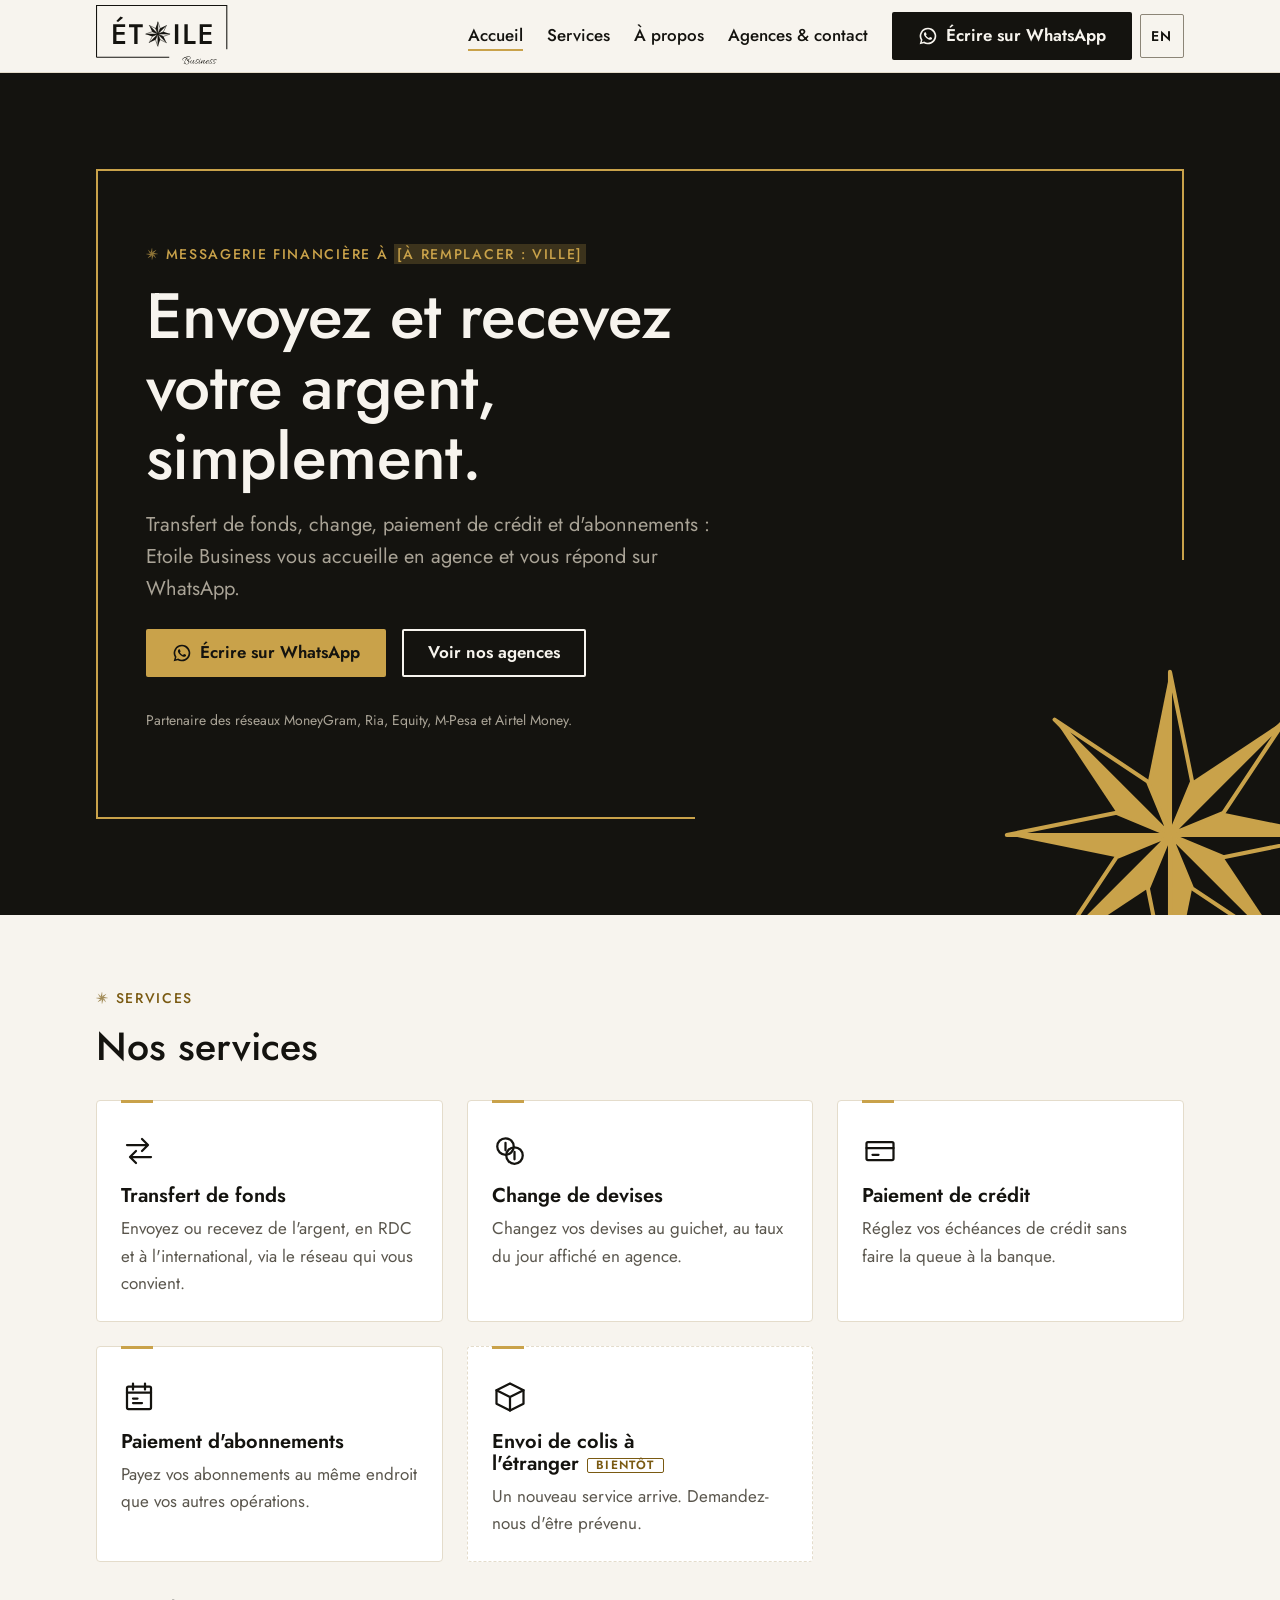
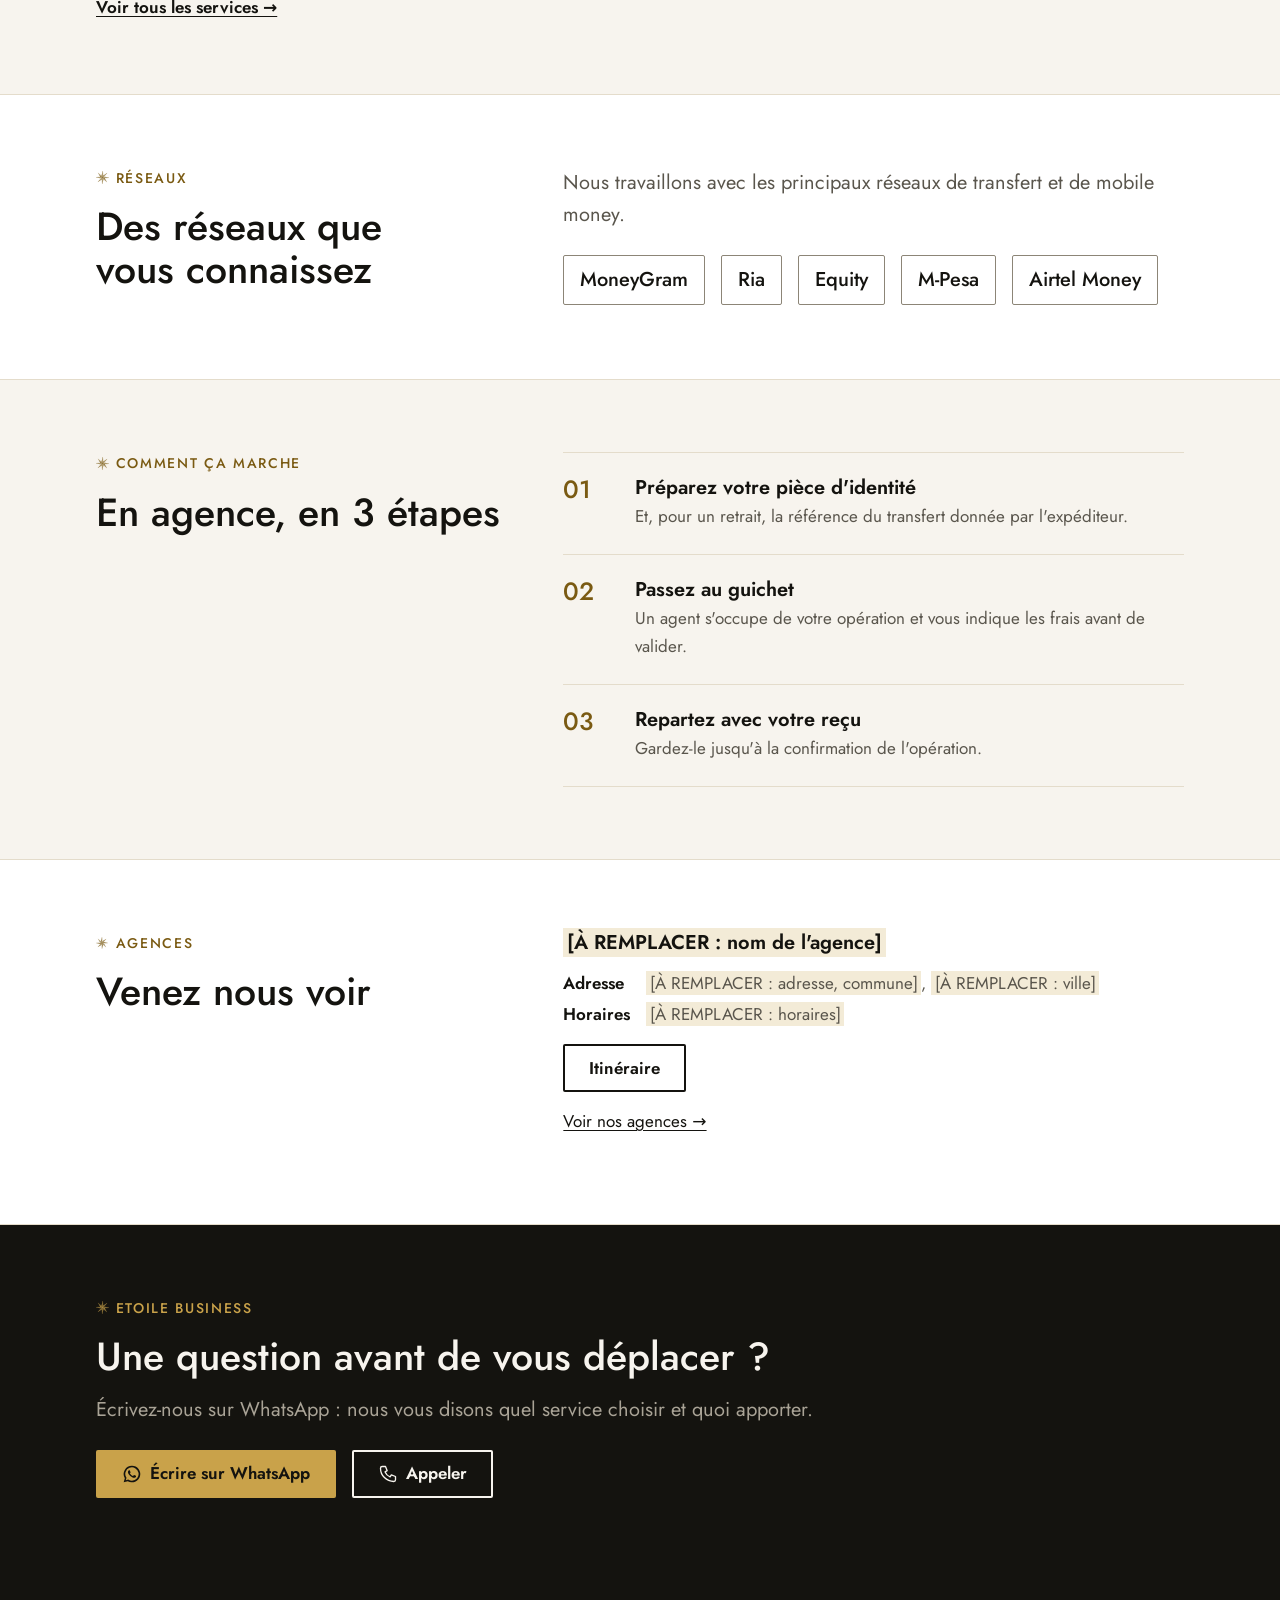
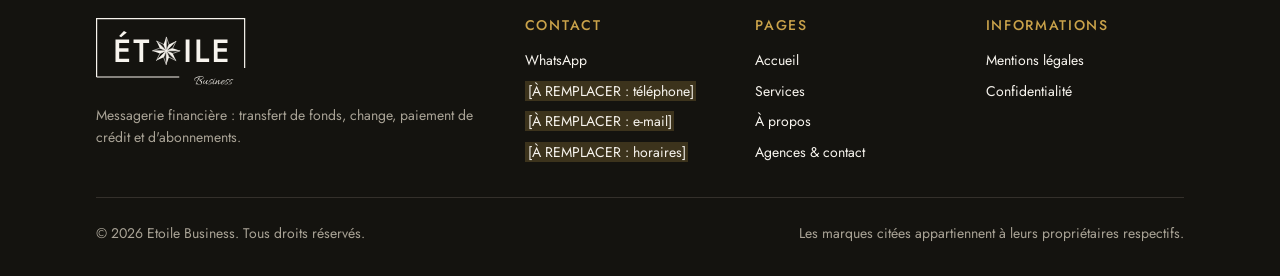
<file: site/index.html>
<!doctype html>
<html lang="fr">
<head>
  <meta charset="utf-8">
  <meta name="viewport" content="width=device-width, initial-scale=1">
  <title>Etoile Business — Transfert d&#x27;argent et change à [À REMPLACER : ville]</title>
  <meta name="description" content="Envoyez et recevez de l&#x27;argent avec MoneyGram, Ria, M-Pesa ou Airtel Money. Change, paiement de crédit et d&#x27;abonnements dans nos agences.">
  <meta name="robots" content="noindex">
  <link rel="canonical" href="https://www.exemple.com/">
  <link rel="alternate" hreflang="fr" href="https://www.exemple.com/">
  <link rel="alternate" hreflang="en" href="https://www.exemple.com/en/">
  <link rel="alternate" hreflang="x-default" href="https://www.exemple.com/">
  <meta property="og:type" content="website">
  <meta property="og:site_name" content="Etoile Business">
  <meta property="og:locale" content="fr_FR">
  <meta property="og:title" content="Etoile Business — Transfert d&#x27;argent et change à [À REMPLACER : ville]">
  <meta property="og:description" content="Envoyez et recevez de l&#x27;argent avec MoneyGram, Ria, M-Pesa ou Airtel Money. Change, paiement de crédit et d&#x27;abonnements dans nos agences.">
  <meta property="og:url" content="https://www.exemple.com/">
  <meta property="og:image" content="https://www.exemple.com/img/og-image.png">
  <meta name="twitter:card" content="summary_large_image">
  <meta name="theme-color" content="#14130f">
  <link rel="icon" href="favicon.svg" type="image/svg+xml">
  <link rel="preload" href="fonts/jost-400.woff2" as="font" type="font/woff2" crossorigin>
  <link rel="preload" href="fonts/jost-500.woff2" as="font" type="font/woff2" crossorigin>
  <link rel="stylesheet" href="css/tokens.css">
  <link rel="stylesheet" href="css/base.css">
  <link rel="stylesheet" href="css/components.css">
  <script type="application/ld+json">{"@context": "https://schema.org", "@type": "FinancialService", "name": "Etoile Business", "url": "https://www.exemple.com/", "logo": "https://www.exemple.com/img/logo.svg", "image": "https://www.exemple.com/img/og-image.png", "description": "Envoyez et recevez de l'argent avec MoneyGram, Ria, M-Pesa ou Airtel Money. Change, paiement de crédit et d'abonnements dans nos agences.", "telephone": "+243000000000", "email": "contact@exemple.com", "address": {"@type": "PostalAddress", "addressLocality": "[À REMPLACER : ville]", "addressCountry": "CD"}, "areaServed": "CD", "knowsLanguage": ["fr", "en"]}</script>
  <script src="js/main.js" defer></script>
</head><body>
  <a class="skip-link" href="#contenu">Aller au contenu</a>
  <header class="header">
    <div class="container header__inner">
      <a class="header__logo" href="index.html" aria-label="Etoile Business, accueil"><picture><source srcset="img/logo-blanc.svg" media="(prefers-color-scheme: dark)"><img src="img/logo.svg" alt="" width="132" height="51"></picture></a>
      <div class="header__tools">
        <nav class="nav" aria-label="Navigation principale">
          <button class="nav__toggle" type="button" aria-expanded="false" aria-controls="nav-list">Menu</button>
          <ul class="nav__list" id="nav-list">
          <li><a class="nav__link" href="index.html" aria-current="page">Accueil</a></li>
          <li><a class="nav__link" href="services.html">Services</a></li>
          <li><a class="nav__link" href="a-propos.html">À propos</a></li>
          <li><a class="nav__link" href="contact.html">Agences & contact</a></li>
            <li><a class="btn btn--primary nav__cta" target="_blank" rel="noopener" href="https://wa.me/243000000000"><svg viewBox="0 0 24 24" fill="currentColor" aria-hidden="true" focusable="false"><path d="M12 2a10 10 0 0 0-8.6 15.1L2 22l5-1.3A10 10 0 1 0 12 2Zm0 18a8 8 0 0 1-4.1-1.1l-.3-.2-3 .8.8-2.9-.2-.3A8 8 0 1 1 12 20Zm4.4-6c-.2-.1-1.4-.7-1.7-.8s-.4-.1-.5.1-.6.8-.8 1-.3.2-.5.1a6.6 6.6 0 0 1-3.3-2.9c-.2-.4.2-.4.7-1.3.1-.2 0-.3 0-.4l-.8-1.8c-.2-.5-.4-.4-.5-.4h-.5a.9.9 0 0 0-.6.3 2.7 2.7 0 0 0-.8 2 4.7 4.7 0 0 0 1 2.5 10.7 10.7 0 0 0 4.1 3.6c1.5.7 2.1.7 2.9.6a2.4 2.4 0 0 0 1.6-1.1 2 2 0 0 0 .1-1.1c0-.1-.2-.2-.4-.3Z"/></svg>Écrire sur WhatsApp</a></li>
          </ul>
        </nav>
        <a class="lang" href="en/index.html" hreflang="en" lang="en" title="English version"><span aria-hidden="true">EN</span><span class="visually-hidden">English version</span></a>
      </div>
    </div>
  </header>

  <main id="contenu">
    <section class="hero inverse">
      <img class="hero__star" src="img/etoile-or.svg" alt="" width="340" height="340">
      <div class="container">
        <div class="hero__frame">
          <p class="eyebrow">Messagerie financière à <span class="todo">[À REMPLACER : ville]</span></p>
          <h1>Envoyez et recevez votre argent, simplement.</h1>
          <p class="lead">Transfert de fonds, change, paiement de crédit et d&#x27;abonnements : Etoile Business vous accueille en agence et vous répond sur WhatsApp.</p>
          <div class="actions"><a class="btn btn--gold" target="_blank" rel="noopener" href="https://wa.me/243000000000"><svg viewBox="0 0 24 24" fill="currentColor" aria-hidden="true" focusable="false"><path d="M12 2a10 10 0 0 0-8.6 15.1L2 22l5-1.3A10 10 0 1 0 12 2Zm0 18a8 8 0 0 1-4.1-1.1l-.3-.2-3 .8.8-2.9-.2-.3A8 8 0 1 1 12 20Zm4.4-6c-.2-.1-1.4-.7-1.7-.8s-.4-.1-.5.1-.6.8-.8 1-.3.2-.5.1a6.6 6.6 0 0 1-3.3-2.9c-.2-.4.2-.4.7-1.3.1-.2 0-.3 0-.4l-.8-1.8c-.2-.5-.4-.4-.5-.4h-.5a.9.9 0 0 0-.6.3 2.7 2.7 0 0 0-.8 2 4.7 4.7 0 0 0 1 2.5 10.7 10.7 0 0 0 4.1 3.6c1.5.7 2.1.7 2.9.6a2.4 2.4 0 0 0 1.6-1.1 2 2 0 0 0 .1-1.1c0-.1-.2-.2-.4-.3Z"/></svg>Écrire sur WhatsApp</a><a class="btn btn--ghost" href="contact.html">Voir nos agences</a></div>
          <p class="hero__trust">Partenaire des réseaux MoneyGram, Ria, Equity, M-Pesa et Airtel Money.</p>
        </div>
      </div>
    </section>

    <section class="section" aria-labelledby="services-titre">
      <div class="container">
        <p class="eyebrow">Services</p>
        <h2 id="services-titre">Nos services</h2>
        <div class="grid grid--3 reveal" style="margin-top:var(--space-5)">
          <article class="card"><svg class="card__icon" viewBox="0 0 24 24" fill="none" stroke="currentColor" stroke-width="1.5" stroke-linecap="round" stroke-linejoin="round" aria-hidden="true" focusable="false"><path d="M4 8h14M14 4l4 4-4 4M20 16H6M10 12l-4 4 4 4"/></svg><h3 class="card__title">Transfert de fonds</h3><p>Envoyez ou recevez de l&#x27;argent, en RDC et à l&#x27;international, via le réseau qui vous convient.</p></article>
          <article class="card"><svg class="card__icon" viewBox="0 0 24 24" fill="none" stroke="currentColor" stroke-width="1.5" stroke-linecap="round" stroke-linejoin="round" aria-hidden="true" focusable="false"><circle cx="9" cy="9" r="5.5"/><circle cx="15" cy="15" r="5.5"/><path d="M9 6.5v5M15 12.5v5"/></svg><h3 class="card__title">Change de devises</h3><p>Changez vos devises au guichet, au taux du jour affiché en agence.</p></article>
          <article class="card"><svg class="card__icon" viewBox="0 0 24 24" fill="none" stroke="currentColor" stroke-width="1.5" stroke-linecap="round" stroke-linejoin="round" aria-hidden="true" focusable="false"><rect x="3" y="6" width="18" height="12" rx="1"/><path d="M3 10h18M7 14.5h4"/></svg><h3 class="card__title">Paiement de crédit</h3><p>Réglez vos échéances de crédit sans faire la queue à la banque.</p></article>
          <article class="card"><svg class="card__icon" viewBox="0 0 24 24" fill="none" stroke="currentColor" stroke-width="1.5" stroke-linecap="round" stroke-linejoin="round" aria-hidden="true" focusable="false"><rect x="4" y="5" width="16" height="15" rx="1"/><path d="M4 9h16M8 3v4M16 3v4M8 13h3M8 16h6"/></svg><h3 class="card__title">Paiement d&#x27;abonnements</h3><p>Payez vos abonnements au même endroit que vos autres opérations.</p></article>
          <article class="card card--soon"><svg class="card__icon" viewBox="0 0 24 24" fill="none" stroke="currentColor" stroke-width="1.5" stroke-linecap="round" stroke-linejoin="round" aria-hidden="true" focusable="false"><path d="M3 7.5 12 3l9 4.5v9L12 21l-9-4.5z"/><path d="M3 7.5 12 12l9-4.5M12 12v9"/></svg><h3 class="card__title">Envoi de colis à l&#x27;étranger<span class="badge">Bientôt</span></h3><p>Un nouveau service arrive. Demandez-nous d&#x27;être prévenu.</p></article>
        </div>
        <a class="more" href="services.html">Voir tous les services →</a>
      </div>
    </section>

    <section class="section section--alt" aria-labelledby="reseaux-titre">
      <div class="container grid grid--split reveal">
        <div><p class="eyebrow">Réseaux</p><h2 id="reseaux-titre">Des réseaux que vous connaissez</h2></div>
        <div><p class="lead">Nous travaillons avec les principaux réseaux de transfert et de mobile money.</p><ul class="networks"><li>MoneyGram</li><li>Ria</li><li>Equity</li><li>M-Pesa</li><li>Airtel Money</li></ul></div>
      </div>
    </section>

    <section class="section" aria-labelledby="etapes-titre">
      <div class="container grid grid--split reveal">
        <div><p class="eyebrow">Comment ça marche</p><h2 id="etapes-titre">En agence, en 3 étapes</h2></div>
        <ol class="steps"><li><div><h3>Préparez votre pièce d&#x27;identité</h3><p>Et, pour un retrait, la référence du transfert donnée par l&#x27;expéditeur.</p></div></li><li><div><h3>Passez au guichet</h3><p>Un agent s&#x27;occupe de votre opération et vous indique les frais avant de valider.</p></div></li><li><div><h3>Repartez avec votre reçu</h3><p>Gardez-le jusqu&#x27;à la confirmation de l&#x27;opération.</p></div></li></ol>
      </div>
    </section>

    <section class="section section--alt" aria-labelledby="agences-titre">
      <div class="container grid grid--split reveal">
        <div><p class="eyebrow">Agences</p><h2 id="agences-titre">Venez nous voir</h2></div>
        <div>
          <address class="agency">
            <h3 class="card__title"><span class="todo">[À REMPLACER : nom de l&#x27;agence]</span></h3>
            <dl><dt>Adresse</dt><dd><span class="todo">[À REMPLACER : adresse, commune]</span>, <span class="todo">[À REMPLACER : ville]</span></dd><dt>Horaires</dt><dd><span class="todo">[À REMPLACER : horaires]</span></dd></dl>
            <a class="btn btn--ghost" target="_blank" rel="noopener" href="https://www.openstreetmap.org/">Itinéraire</a>
          </address>
          <p style="margin-top:var(--space-3)"><a href="contact.html">Voir nos agences →</a></p>
        </div>
      </div>
    </section>

    <section class="section inverse" aria-labelledby="cta-titre">
      <div class="container reveal">
        <p class="eyebrow">Etoile Business</p>
        <h2 id="cta-titre">Une question avant de vous déplacer ?</h2>
        <p class="lead">Écrivez-nous sur WhatsApp : nous vous disons quel service choisir et quoi apporter.</p>
        <div class="actions"><a class="btn btn--gold" target="_blank" rel="noopener" href="https://wa.me/243000000000"><svg viewBox="0 0 24 24" fill="currentColor" aria-hidden="true" focusable="false"><path d="M12 2a10 10 0 0 0-8.6 15.1L2 22l5-1.3A10 10 0 1 0 12 2Zm0 18a8 8 0 0 1-4.1-1.1l-.3-.2-3 .8.8-2.9-.2-.3A8 8 0 1 1 12 20Zm4.4-6c-.2-.1-1.4-.7-1.7-.8s-.4-.1-.5.1-.6.8-.8 1-.3.2-.5.1a6.6 6.6 0 0 1-3.3-2.9c-.2-.4.2-.4.7-1.3.1-.2 0-.3 0-.4l-.8-1.8c-.2-.5-.4-.4-.5-.4h-.5a.9.9 0 0 0-.6.3 2.7 2.7 0 0 0-.8 2 4.7 4.7 0 0 0 1 2.5 10.7 10.7 0 0 0 4.1 3.6c1.5.7 2.1.7 2.9.6a2.4 2.4 0 0 0 1.6-1.1 2 2 0 0 0 .1-1.1c0-.1-.2-.2-.4-.3Z"/></svg>Écrire sur WhatsApp</a><a class="btn btn--ghost" href="tel:+243000000000"><svg viewBox="0 0 24 24" fill="none" stroke="currentColor" stroke-width="1.6" stroke-linecap="round" stroke-linejoin="round" aria-hidden="true" focusable="false"><path d="M5 3h4l2 5-2.5 1.5a11 11 0 0 0 6 6L16 13l5 2v4a2 2 0 0 1-2 2A16 16 0 0 1 3 5a2 2 0 0 1 2-2"/></svg>Appeler</a></div>
      </div>
    </section>
  </main>

  <footer class="footer inverse">
    <div class="container">
      <div class="footer__grid">
        <div>
          <a class="footer__logo" href="index.html" aria-label="Etoile Business, accueil"><img loading="lazy" src="img/logo-blanc.svg" alt="" width="150" height="58"></a>
          <p style="margin-top:var(--space-3)">Messagerie financière : transfert de fonds, change, paiement de crédit et d&#x27;abonnements.</p>
        </div>
        <div><h2>Contact</h2><ul>
          <li><a target="_blank" rel="noopener" href="https://wa.me/243000000000">WhatsApp</a></li>
          <li><a href="tel:+243000000000"><span class="todo">[À REMPLACER : téléphone]</span></a></li>
          <li><a href="mailto:contact@exemple.com"><span class="todo">[À REMPLACER : e-mail]</span></a></li>
          <li><span class="todo">[À REMPLACER : horaires]</span></li></ul></div>
        <div><h2>Pages</h2><ul><li><a href="index.html">Accueil</a></li><li><a href="services.html">Services</a></li><li><a href="a-propos.html">À propos</a></li><li><a href="contact.html">Agences & contact</a></li></ul></div>
        <div><h2>Informations</h2><ul><li><a href="mentions-legales.html">Mentions légales</a></li><li><a href="confidentialite.html">Confidentialité</a></li></ul></div>
      </div>
      <div class="footer__bottom">
        <p>© <span data-year>2026</span> Etoile Business. Tous droits réservés.</p>
        <p>Les marques citées appartiennent à leurs propriétaires respectifs.</p>
      </div>
    </div>
    <a class="wa-float" target="_blank" rel="noopener" href="https://wa.me/243000000000" aria-label="Écrire à Etoile Business sur WhatsApp"><svg viewBox="0 0 24 24" fill="currentColor" aria-hidden="true" focusable="false"><path d="M12 2a10 10 0 0 0-8.6 15.1L2 22l5-1.3A10 10 0 1 0 12 2Zm0 18a8 8 0 0 1-4.1-1.1l-.3-.2-3 .8.8-2.9-.2-.3A8 8 0 1 1 12 20Zm4.4-6c-.2-.1-1.4-.7-1.7-.8s-.4-.1-.5.1-.6.8-.8 1-.3.2-.5.1a6.6 6.6 0 0 1-3.3-2.9c-.2-.4.2-.4.7-1.3.1-.2 0-.3 0-.4l-.8-1.8c-.2-.5-.4-.4-.5-.4h-.5a.9.9 0 0 0-.6.3 2.7 2.7 0 0 0-.8 2 4.7 4.7 0 0 0 1 2.5 10.7 10.7 0 0 0 4.1 3.6c1.5.7 2.1.7 2.9.6a2.4 2.4 0 0 0 1.6-1.1 2 2 0 0 0 .1-1.1c0-.1-.2-.2-.4-.3Z"/></svg></a>
  </footer>
</body>
</html>
</file>
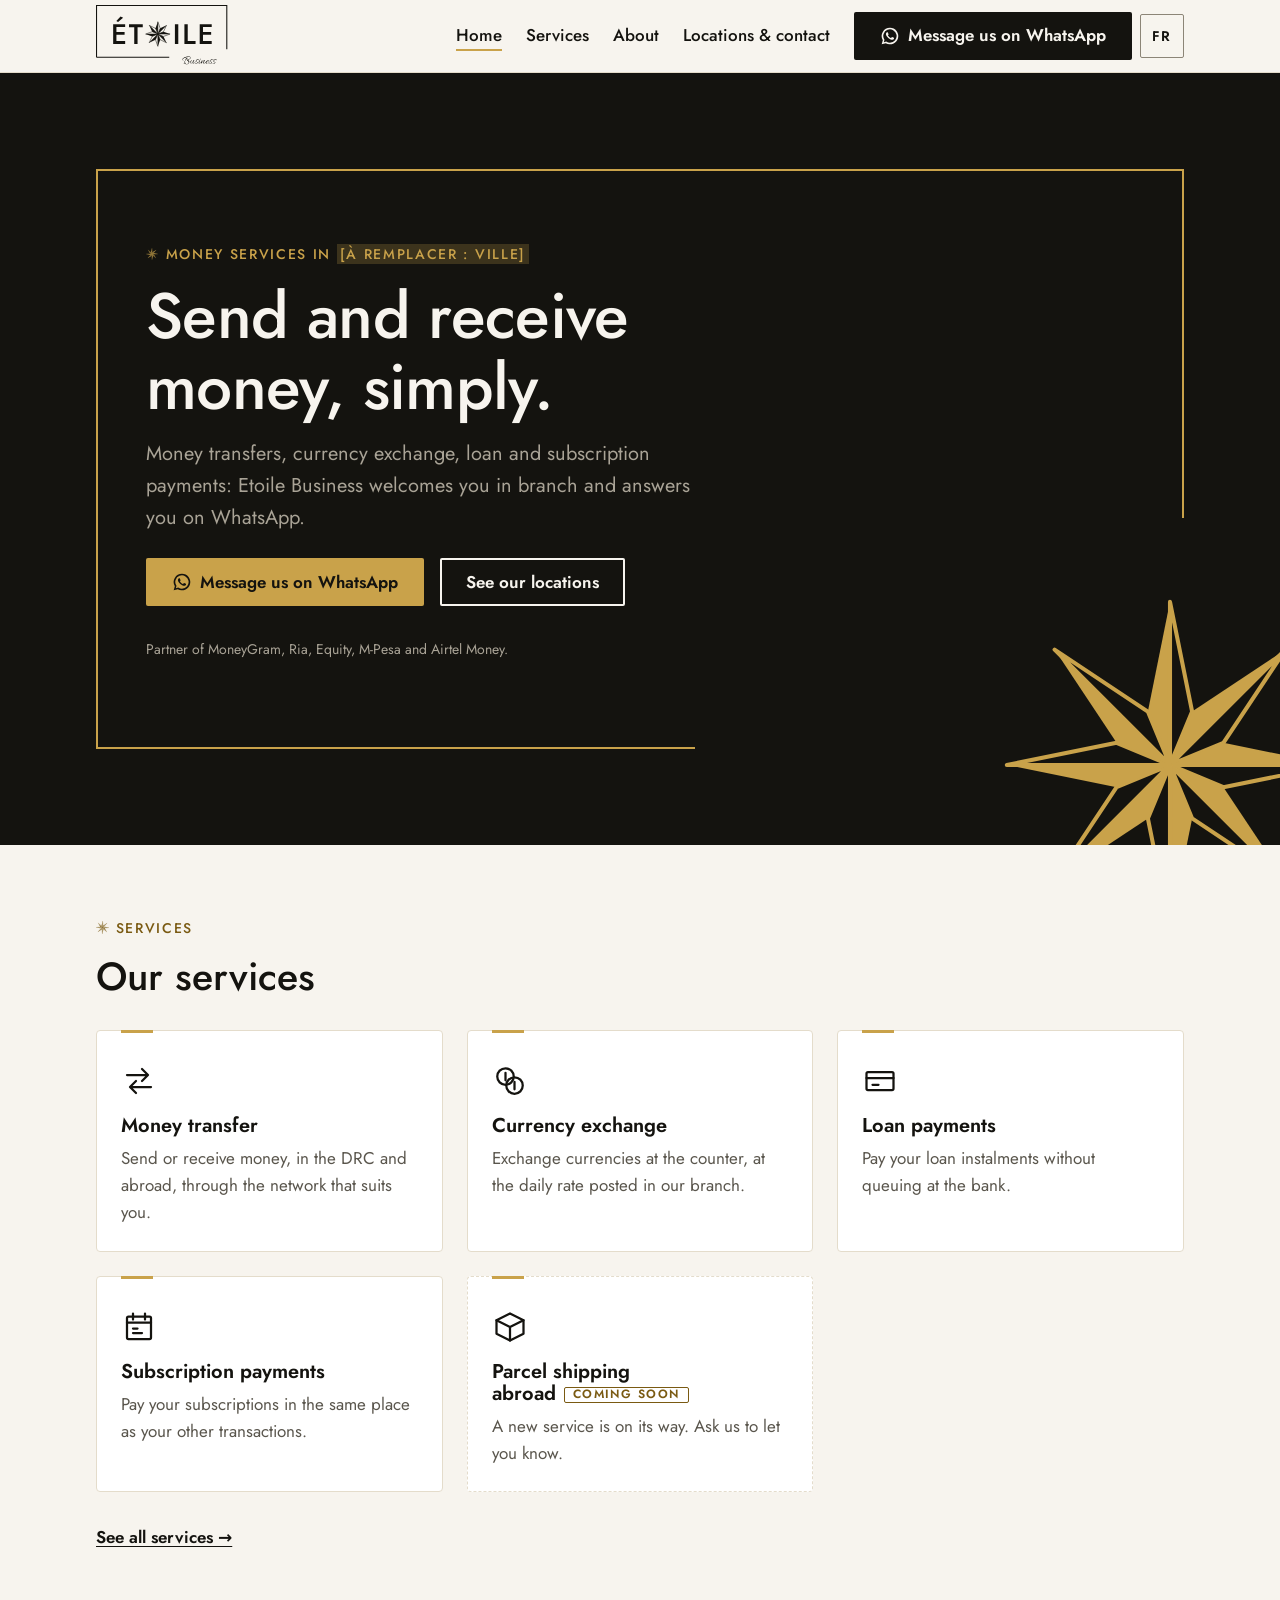
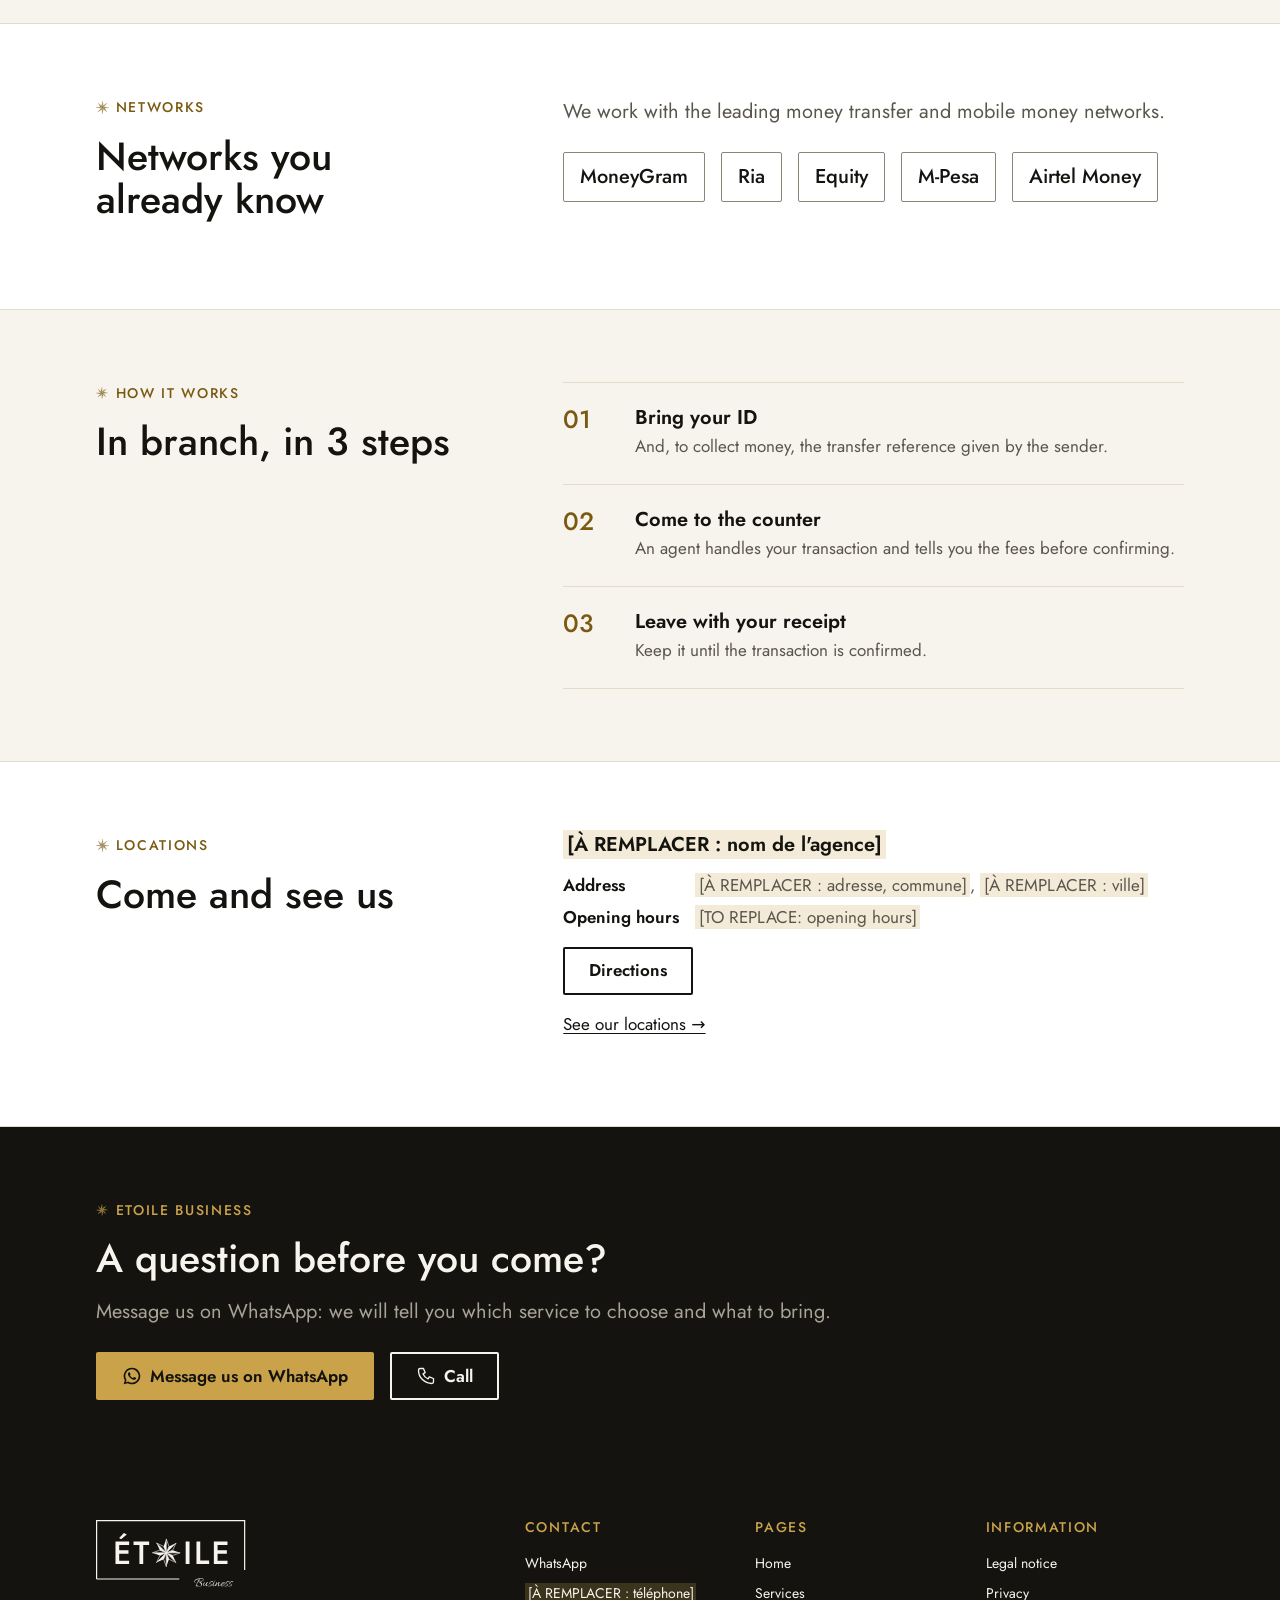
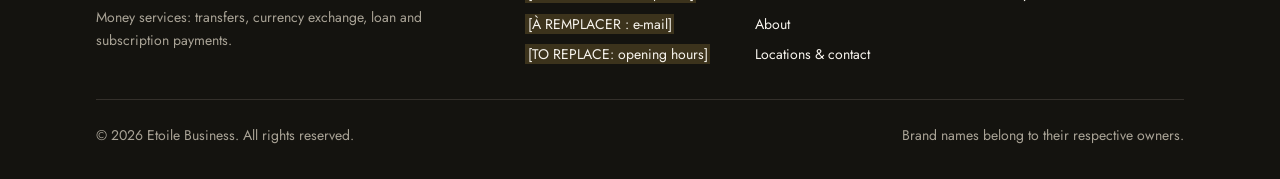
<file: site/en/index.html>
<!doctype html>
<html lang="en">
<head>
  <meta charset="utf-8">
  <meta name="viewport" content="width=device-width, initial-scale=1">
  <title>Etoile Business — Money transfer &amp; exchange in [À REMPLACER : ville]</title>
  <meta name="description" content="Send and receive money with MoneyGram, Ria, M-Pesa or Airtel Money. Currency exchange, loan and subscription payments in our branches.">
  <meta name="robots" content="noindex">
  <link rel="canonical" href="https://www.exemple.com/en/">
  <link rel="alternate" hreflang="fr" href="https://www.exemple.com/">
  <link rel="alternate" hreflang="en" href="https://www.exemple.com/en/">
  <link rel="alternate" hreflang="x-default" href="https://www.exemple.com/">
  <meta property="og:type" content="website">
  <meta property="og:site_name" content="Etoile Business">
  <meta property="og:locale" content="en_US">
  <meta property="og:title" content="Etoile Business — Money transfer &amp; exchange in [À REMPLACER : ville]">
  <meta property="og:description" content="Send and receive money with MoneyGram, Ria, M-Pesa or Airtel Money. Currency exchange, loan and subscription payments in our branches.">
  <meta property="og:url" content="https://www.exemple.com/en/">
  <meta property="og:image" content="https://www.exemple.com/img/og-image.png">
  <meta name="twitter:card" content="summary_large_image">
  <meta name="theme-color" content="#14130f">
  <link rel="icon" href="../favicon.svg" type="image/svg+xml">
  <link rel="preload" href="../fonts/jost-400.woff2" as="font" type="font/woff2" crossorigin>
  <link rel="preload" href="../fonts/jost-500.woff2" as="font" type="font/woff2" crossorigin>
  <link rel="stylesheet" href="../css/tokens.css">
  <link rel="stylesheet" href="../css/base.css">
  <link rel="stylesheet" href="../css/components.css">
  <script type="application/ld+json">{"@context": "https://schema.org", "@type": "FinancialService", "name": "Etoile Business", "url": "https://www.exemple.com/en/", "logo": "https://www.exemple.com/img/logo.svg", "image": "https://www.exemple.com/img/og-image.png", "description": "Send and receive money with MoneyGram, Ria, M-Pesa or Airtel Money. Currency exchange, loan and subscription payments in our branches.", "telephone": "+243000000000", "email": "contact@exemple.com", "address": {"@type": "PostalAddress", "addressLocality": "[À REMPLACER : ville]", "addressCountry": "CD"}, "areaServed": "CD", "knowsLanguage": ["fr", "en"]}</script>
  <script src="../js/main.js" defer></script>
</head><body>
  <a class="skip-link" href="#contenu">Skip to content</a>
  <header class="header">
    <div class="container header__inner">
      <a class="header__logo" href="index.html" aria-label="Etoile Business, home"><picture><source srcset="../img/logo-blanc.svg" media="(prefers-color-scheme: dark)"><img src="../img/logo.svg" alt="" width="132" height="51"></picture></a>
      <div class="header__tools">
        <nav class="nav" aria-label="Main navigation">
          <button class="nav__toggle" type="button" aria-expanded="false" aria-controls="nav-list">Menu</button>
          <ul class="nav__list" id="nav-list">
          <li><a class="nav__link" href="index.html" aria-current="page">Home</a></li>
          <li><a class="nav__link" href="services.html">Services</a></li>
          <li><a class="nav__link" href="about.html">About</a></li>
          <li><a class="nav__link" href="contact.html">Locations & contact</a></li>
            <li><a class="btn btn--primary nav__cta" target="_blank" rel="noopener" href="https://wa.me/243000000000"><svg viewBox="0 0 24 24" fill="currentColor" aria-hidden="true" focusable="false"><path d="M12 2a10 10 0 0 0-8.6 15.1L2 22l5-1.3A10 10 0 1 0 12 2Zm0 18a8 8 0 0 1-4.1-1.1l-.3-.2-3 .8.8-2.9-.2-.3A8 8 0 1 1 12 20Zm4.4-6c-.2-.1-1.4-.7-1.7-.8s-.4-.1-.5.1-.6.8-.8 1-.3.2-.5.1a6.6 6.6 0 0 1-3.3-2.9c-.2-.4.2-.4.7-1.3.1-.2 0-.3 0-.4l-.8-1.8c-.2-.5-.4-.4-.5-.4h-.5a.9.9 0 0 0-.6.3 2.7 2.7 0 0 0-.8 2 4.7 4.7 0 0 0 1 2.5 10.7 10.7 0 0 0 4.1 3.6c1.5.7 2.1.7 2.9.6a2.4 2.4 0 0 0 1.6-1.1 2 2 0 0 0 .1-1.1c0-.1-.2-.2-.4-.3Z"/></svg>Message us on WhatsApp</a></li>
          </ul>
        </nav>
        <a class="lang" href="../index.html" hreflang="fr" lang="fr" title="Version française"><span aria-hidden="true">FR</span><span class="visually-hidden">Version française</span></a>
      </div>
    </div>
  </header>

  <main id="contenu">
    <section class="hero inverse">
      <img class="hero__star" src="../img/etoile-or.svg" alt="" width="340" height="340">
      <div class="container">
        <div class="hero__frame">
          <p class="eyebrow">Money services in <span class="todo">[À REMPLACER : ville]</span></p>
          <h1>Send and receive money, simply.</h1>
          <p class="lead">Money transfers, currency exchange, loan and subscription payments: Etoile Business welcomes you in branch and answers you on WhatsApp.</p>
          <div class="actions"><a class="btn btn--gold" target="_blank" rel="noopener" href="https://wa.me/243000000000"><svg viewBox="0 0 24 24" fill="currentColor" aria-hidden="true" focusable="false"><path d="M12 2a10 10 0 0 0-8.6 15.1L2 22l5-1.3A10 10 0 1 0 12 2Zm0 18a8 8 0 0 1-4.1-1.1l-.3-.2-3 .8.8-2.9-.2-.3A8 8 0 1 1 12 20Zm4.4-6c-.2-.1-1.4-.7-1.7-.8s-.4-.1-.5.1-.6.8-.8 1-.3.2-.5.1a6.6 6.6 0 0 1-3.3-2.9c-.2-.4.2-.4.7-1.3.1-.2 0-.3 0-.4l-.8-1.8c-.2-.5-.4-.4-.5-.4h-.5a.9.9 0 0 0-.6.3 2.7 2.7 0 0 0-.8 2 4.7 4.7 0 0 0 1 2.5 10.7 10.7 0 0 0 4.1 3.6c1.5.7 2.1.7 2.9.6a2.4 2.4 0 0 0 1.6-1.1 2 2 0 0 0 .1-1.1c0-.1-.2-.2-.4-.3Z"/></svg>Message us on WhatsApp</a><a class="btn btn--ghost" href="contact.html">See our locations</a></div>
          <p class="hero__trust">Partner of MoneyGram, Ria, Equity, M-Pesa and Airtel Money.</p>
        </div>
      </div>
    </section>

    <section class="section" aria-labelledby="services-titre">
      <div class="container">
        <p class="eyebrow">Services</p>
        <h2 id="services-titre">Our services</h2>
        <div class="grid grid--3 reveal" style="margin-top:var(--space-5)">
          <article class="card"><svg class="card__icon" viewBox="0 0 24 24" fill="none" stroke="currentColor" stroke-width="1.5" stroke-linecap="round" stroke-linejoin="round" aria-hidden="true" focusable="false"><path d="M4 8h14M14 4l4 4-4 4M20 16H6M10 12l-4 4 4 4"/></svg><h3 class="card__title">Money transfer</h3><p>Send or receive money, in the DRC and abroad, through the network that suits you.</p></article>
          <article class="card"><svg class="card__icon" viewBox="0 0 24 24" fill="none" stroke="currentColor" stroke-width="1.5" stroke-linecap="round" stroke-linejoin="round" aria-hidden="true" focusable="false"><circle cx="9" cy="9" r="5.5"/><circle cx="15" cy="15" r="5.5"/><path d="M9 6.5v5M15 12.5v5"/></svg><h3 class="card__title">Currency exchange</h3><p>Exchange currencies at the counter, at the daily rate posted in our branch.</p></article>
          <article class="card"><svg class="card__icon" viewBox="0 0 24 24" fill="none" stroke="currentColor" stroke-width="1.5" stroke-linecap="round" stroke-linejoin="round" aria-hidden="true" focusable="false"><rect x="3" y="6" width="18" height="12" rx="1"/><path d="M3 10h18M7 14.5h4"/></svg><h3 class="card__title">Loan payments</h3><p>Pay your loan instalments without queuing at the bank.</p></article>
          <article class="card"><svg class="card__icon" viewBox="0 0 24 24" fill="none" stroke="currentColor" stroke-width="1.5" stroke-linecap="round" stroke-linejoin="round" aria-hidden="true" focusable="false"><rect x="4" y="5" width="16" height="15" rx="1"/><path d="M4 9h16M8 3v4M16 3v4M8 13h3M8 16h6"/></svg><h3 class="card__title">Subscription payments</h3><p>Pay your subscriptions in the same place as your other transactions.</p></article>
          <article class="card card--soon"><svg class="card__icon" viewBox="0 0 24 24" fill="none" stroke="currentColor" stroke-width="1.5" stroke-linecap="round" stroke-linejoin="round" aria-hidden="true" focusable="false"><path d="M3 7.5 12 3l9 4.5v9L12 21l-9-4.5z"/><path d="M3 7.5 12 12l9-4.5M12 12v9"/></svg><h3 class="card__title">Parcel shipping abroad<span class="badge">Coming soon</span></h3><p>A new service is on its way. Ask us to let you know.</p></article>
        </div>
        <a class="more" href="services.html">See all services →</a>
      </div>
    </section>

    <section class="section section--alt" aria-labelledby="reseaux-titre">
      <div class="container grid grid--split reveal">
        <div><p class="eyebrow">Networks</p><h2 id="reseaux-titre">Networks you already know</h2></div>
        <div><p class="lead">We work with the leading money transfer and mobile money networks.</p><ul class="networks"><li>MoneyGram</li><li>Ria</li><li>Equity</li><li>M-Pesa</li><li>Airtel Money</li></ul></div>
      </div>
    </section>

    <section class="section" aria-labelledby="etapes-titre">
      <div class="container grid grid--split reveal">
        <div><p class="eyebrow">How it works</p><h2 id="etapes-titre">In branch, in 3 steps</h2></div>
        <ol class="steps"><li><div><h3>Bring your ID</h3><p>And, to collect money, the transfer reference given by the sender.</p></div></li><li><div><h3>Come to the counter</h3><p>An agent handles your transaction and tells you the fees before confirming.</p></div></li><li><div><h3>Leave with your receipt</h3><p>Keep it until the transaction is confirmed.</p></div></li></ol>
      </div>
    </section>

    <section class="section section--alt" aria-labelledby="agences-titre">
      <div class="container grid grid--split reveal">
        <div><p class="eyebrow">Locations</p><h2 id="agences-titre">Come and see us</h2></div>
        <div>
          <address class="agency">
            <h3 class="card__title"><span class="todo">[À REMPLACER : nom de l&#x27;agence]</span></h3>
            <dl><dt>Address</dt><dd><span class="todo">[À REMPLACER : adresse, commune]</span>, <span class="todo">[À REMPLACER : ville]</span></dd><dt>Opening hours</dt><dd><span class="todo">[TO REPLACE: opening hours]</span></dd></dl>
            <a class="btn btn--ghost" target="_blank" rel="noopener" href="https://www.openstreetmap.org/">Directions</a>
          </address>
          <p style="margin-top:var(--space-3)"><a href="contact.html">See our locations →</a></p>
        </div>
      </div>
    </section>

    <section class="section inverse" aria-labelledby="cta-titre">
      <div class="container reveal">
        <p class="eyebrow">Etoile Business</p>
        <h2 id="cta-titre">A question before you come?</h2>
        <p class="lead">Message us on WhatsApp: we will tell you which service to choose and what to bring.</p>
        <div class="actions"><a class="btn btn--gold" target="_blank" rel="noopener" href="https://wa.me/243000000000"><svg viewBox="0 0 24 24" fill="currentColor" aria-hidden="true" focusable="false"><path d="M12 2a10 10 0 0 0-8.6 15.1L2 22l5-1.3A10 10 0 1 0 12 2Zm0 18a8 8 0 0 1-4.1-1.1l-.3-.2-3 .8.8-2.9-.2-.3A8 8 0 1 1 12 20Zm4.4-6c-.2-.1-1.4-.7-1.7-.8s-.4-.1-.5.1-.6.8-.8 1-.3.2-.5.1a6.6 6.6 0 0 1-3.3-2.9c-.2-.4.2-.4.7-1.3.1-.2 0-.3 0-.4l-.8-1.8c-.2-.5-.4-.4-.5-.4h-.5a.9.9 0 0 0-.6.3 2.7 2.7 0 0 0-.8 2 4.7 4.7 0 0 0 1 2.5 10.7 10.7 0 0 0 4.1 3.6c1.5.7 2.1.7 2.9.6a2.4 2.4 0 0 0 1.6-1.1 2 2 0 0 0 .1-1.1c0-.1-.2-.2-.4-.3Z"/></svg>Message us on WhatsApp</a><a class="btn btn--ghost" href="tel:+243000000000"><svg viewBox="0 0 24 24" fill="none" stroke="currentColor" stroke-width="1.6" stroke-linecap="round" stroke-linejoin="round" aria-hidden="true" focusable="false"><path d="M5 3h4l2 5-2.5 1.5a11 11 0 0 0 6 6L16 13l5 2v4a2 2 0 0 1-2 2A16 16 0 0 1 3 5a2 2 0 0 1 2-2"/></svg>Call</a></div>
      </div>
    </section>
  </main>

  <footer class="footer inverse">
    <div class="container">
      <div class="footer__grid">
        <div>
          <a class="footer__logo" href="index.html" aria-label="Etoile Business, home"><img loading="lazy" src="../img/logo-blanc.svg" alt="" width="150" height="58"></a>
          <p style="margin-top:var(--space-3)">Money services: transfers, currency exchange, loan and subscription payments.</p>
        </div>
        <div><h2>Contact</h2><ul>
          <li><a target="_blank" rel="noopener" href="https://wa.me/243000000000">WhatsApp</a></li>
          <li><a href="tel:+243000000000"><span class="todo">[À REMPLACER : téléphone]</span></a></li>
          <li><a href="mailto:contact@exemple.com"><span class="todo">[À REMPLACER : e-mail]</span></a></li>
          <li><span class="todo">[TO REPLACE: opening hours]</span></li></ul></div>
        <div><h2>Pages</h2><ul><li><a href="index.html">Home</a></li><li><a href="services.html">Services</a></li><li><a href="about.html">About</a></li><li><a href="contact.html">Locations & contact</a></li></ul></div>
        <div><h2>Information</h2><ul><li><a href="legal-notice.html">Legal notice</a></li><li><a href="privacy.html">Privacy</a></li></ul></div>
      </div>
      <div class="footer__bottom">
        <p>© <span data-year>2026</span> Etoile Business. All rights reserved.</p>
        <p>Brand names belong to their respective owners.</p>
      </div>
    </div>
    <a class="wa-float" target="_blank" rel="noopener" href="https://wa.me/243000000000" aria-label="Message Etoile Business on WhatsApp"><svg viewBox="0 0 24 24" fill="currentColor" aria-hidden="true" focusable="false"><path d="M12 2a10 10 0 0 0-8.6 15.1L2 22l5-1.3A10 10 0 1 0 12 2Zm0 18a8 8 0 0 1-4.1-1.1l-.3-.2-3 .8.8-2.9-.2-.3A8 8 0 1 1 12 20Zm4.4-6c-.2-.1-1.4-.7-1.7-.8s-.4-.1-.5.1-.6.8-.8 1-.3.2-.5.1a6.6 6.6 0 0 1-3.3-2.9c-.2-.4.2-.4.7-1.3.1-.2 0-.3 0-.4l-.8-1.8c-.2-.5-.4-.4-.5-.4h-.5a.9.9 0 0 0-.6.3 2.7 2.7 0 0 0-.8 2 4.7 4.7 0 0 0 1 2.5 10.7 10.7 0 0 0 4.1 3.6c1.5.7 2.1.7 2.9.6a2.4 2.4 0 0 0 1.6-1.1 2 2 0 0 0 .1-1.1c0-.1-.2-.2-.4-.3Z"/></svg></a>
  </footer>
</body>
</html>
</file>
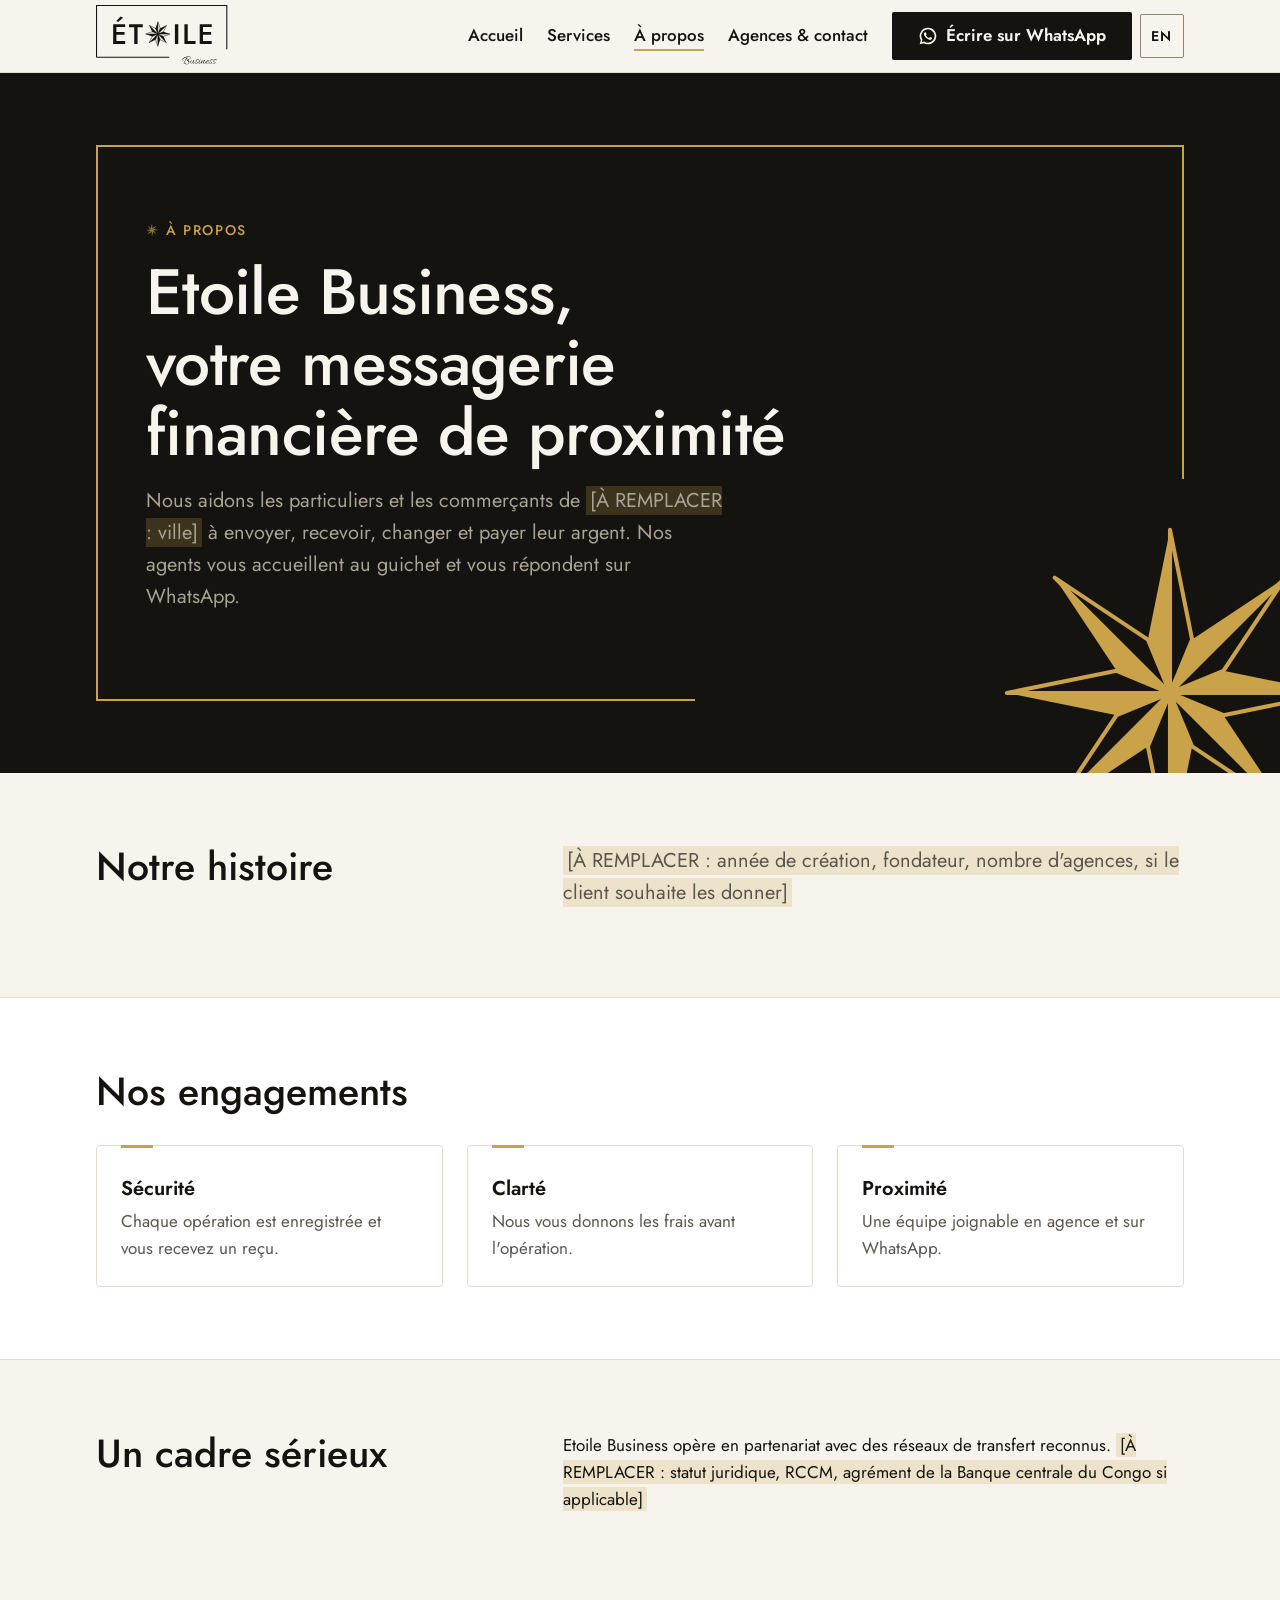
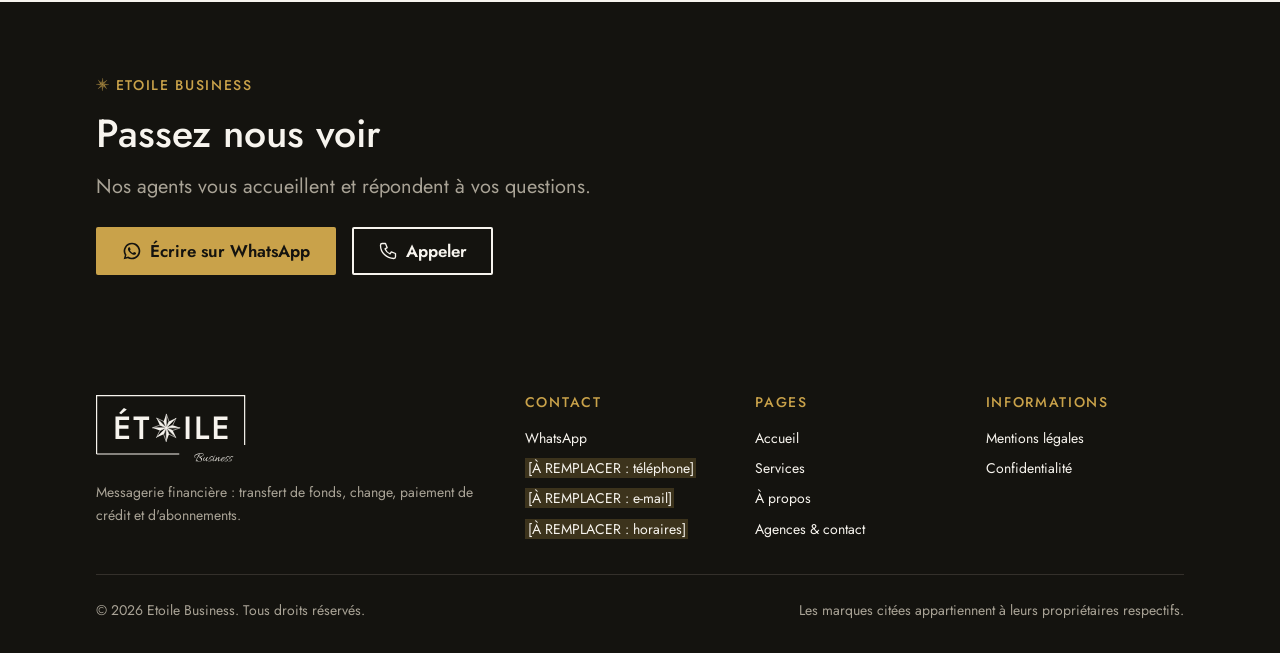
<file: site/a-propos.html>
<!doctype html>
<html lang="fr">
<head>
  <meta charset="utf-8">
  <meta name="viewport" content="width=device-width, initial-scale=1">
  <title>À propos d&#x27;Etoile Business, messagerie financière à [À REMPLACER : ville]</title>
  <meta name="description" content="Etoile Business est une messagerie financière à [À REMPLACER : ville] : transfert de fonds, change et paiements, avec un accueil simple et sérieux.">
  <meta name="robots" content="noindex">
  <link rel="canonical" href="https://www.exemple.com/a-propos.html">
  <link rel="alternate" hreflang="fr" href="https://www.exemple.com/a-propos.html">
  <link rel="alternate" hreflang="en" href="https://www.exemple.com/en/about.html">
  <link rel="alternate" hreflang="x-default" href="https://www.exemple.com/a-propos.html">
  <meta property="og:type" content="website">
  <meta property="og:site_name" content="Etoile Business">
  <meta property="og:locale" content="fr_FR">
  <meta property="og:title" content="À propos d&#x27;Etoile Business, messagerie financière à [À REMPLACER : ville]">
  <meta property="og:description" content="Etoile Business est une messagerie financière à [À REMPLACER : ville] : transfert de fonds, change et paiements, avec un accueil simple et sérieux.">
  <meta property="og:url" content="https://www.exemple.com/a-propos.html">
  <meta property="og:image" content="https://www.exemple.com/img/og-image.png">
  <meta name="twitter:card" content="summary_large_image">
  <meta name="theme-color" content="#14130f">
  <link rel="icon" href="favicon.svg" type="image/svg+xml">
  <link rel="preload" href="fonts/jost-400.woff2" as="font" type="font/woff2" crossorigin>
  <link rel="preload" href="fonts/jost-500.woff2" as="font" type="font/woff2" crossorigin>
  <link rel="stylesheet" href="css/tokens.css">
  <link rel="stylesheet" href="css/base.css">
  <link rel="stylesheet" href="css/components.css">
  <script src="js/main.js" defer></script>
</head><body>
  <a class="skip-link" href="#contenu">Aller au contenu</a>
  <header class="header">
    <div class="container header__inner">
      <a class="header__logo" href="index.html" aria-label="Etoile Business, accueil"><picture><source srcset="img/logo-blanc.svg" media="(prefers-color-scheme: dark)"><img src="img/logo.svg" alt="" width="132" height="51"></picture></a>
      <div class="header__tools">
        <nav class="nav" aria-label="Navigation principale">
          <button class="nav__toggle" type="button" aria-expanded="false" aria-controls="nav-list">Menu</button>
          <ul class="nav__list" id="nav-list">
          <li><a class="nav__link" href="index.html">Accueil</a></li>
          <li><a class="nav__link" href="services.html">Services</a></li>
          <li><a class="nav__link" href="a-propos.html" aria-current="page">À propos</a></li>
          <li><a class="nav__link" href="contact.html">Agences & contact</a></li>
            <li><a class="btn btn--primary nav__cta" target="_blank" rel="noopener" href="https://wa.me/243000000000"><svg viewBox="0 0 24 24" fill="currentColor" aria-hidden="true" focusable="false"><path d="M12 2a10 10 0 0 0-8.6 15.1L2 22l5-1.3A10 10 0 1 0 12 2Zm0 18a8 8 0 0 1-4.1-1.1l-.3-.2-3 .8.8-2.9-.2-.3A8 8 0 1 1 12 20Zm4.4-6c-.2-.1-1.4-.7-1.7-.8s-.4-.1-.5.1-.6.8-.8 1-.3.2-.5.1a6.6 6.6 0 0 1-3.3-2.9c-.2-.4.2-.4.7-1.3.1-.2 0-.3 0-.4l-.8-1.8c-.2-.5-.4-.4-.5-.4h-.5a.9.9 0 0 0-.6.3 2.7 2.7 0 0 0-.8 2 4.7 4.7 0 0 0 1 2.5 10.7 10.7 0 0 0 4.1 3.6c1.5.7 2.1.7 2.9.6a2.4 2.4 0 0 0 1.6-1.1 2 2 0 0 0 .1-1.1c0-.1-.2-.2-.4-.3Z"/></svg>Écrire sur WhatsApp</a></li>
          </ul>
        </nav>
        <a class="lang" href="en/about.html" hreflang="en" lang="en" title="English version"><span aria-hidden="true">EN</span><span class="visually-hidden">English version</span></a>
      </div>
    </div>
  </header>

  <main id="contenu">
    <section class="hero hero--page inverse">
      <img class="hero__star" src="img/etoile-or.svg" alt="" width="340" height="340">
      <div class="container">
        <div class="hero__frame">
          <p class="eyebrow">À propos</p>
          <h1>Etoile Business, votre messagerie financière de proximité</h1>
          <p class="lead">Nous aidons les particuliers et les commerçants de <span class="todo">[À REMPLACER : ville]</span> à envoyer, recevoir, changer et payer leur argent. Nos agents vous accueillent au guichet et vous répondent sur WhatsApp.</p>
        </div>
      </div>
    </section>
    <section class="section" aria-labelledby="histoire">
      <div class="container grid grid--split reveal">
        <div><h2 id="histoire">Notre histoire</h2></div>
        <div><p class="lead"><span class="todo">[À REMPLACER : année de création, fondateur, nombre d&#x27;agences, si le client souhaite les donner]</span></p></div>
      </div>
    </section>
    <section class="section section--alt" aria-labelledby="engagements">
      <div class="container reveal">
        <h2 id="engagements">Nos engagements</h2>
        <div class="grid grid--3" style="margin-top:var(--space-5)"><article class="card"><h3 class="card__title">Sécurité</h3><p>Chaque opération est enregistrée et vous recevez un reçu.</p></article><article class="card"><h3 class="card__title">Clarté</h3><p>Nous vous donnons les frais avant l&#x27;opération.</p></article><article class="card"><h3 class="card__title">Proximité</h3><p>Une équipe joignable en agence et sur WhatsApp.</p></article></div>
      </div>
    </section>
    <section class="section" aria-labelledby="cadre">
      <div class="container grid grid--split reveal">
        <div><h2 id="cadre">Un cadre sérieux</h2></div>
        <div><p>Etoile Business opère en partenariat avec des réseaux de transfert reconnus. <span class="todo">[À REMPLACER : statut juridique, RCCM, agrément de la Banque centrale du Congo si applicable]</span></p></div>
      </div>
    </section>

    <section class="section inverse" aria-labelledby="cta-titre">
      <div class="container reveal">
        <p class="eyebrow">Etoile Business</p>
        <h2 id="cta-titre">Passez nous voir</h2>
        <p class="lead">Nos agents vous accueillent et répondent à vos questions.</p>
        <div class="actions"><a class="btn btn--gold" target="_blank" rel="noopener" href="https://wa.me/243000000000"><svg viewBox="0 0 24 24" fill="currentColor" aria-hidden="true" focusable="false"><path d="M12 2a10 10 0 0 0-8.6 15.1L2 22l5-1.3A10 10 0 1 0 12 2Zm0 18a8 8 0 0 1-4.1-1.1l-.3-.2-3 .8.8-2.9-.2-.3A8 8 0 1 1 12 20Zm4.4-6c-.2-.1-1.4-.7-1.7-.8s-.4-.1-.5.1-.6.8-.8 1-.3.2-.5.1a6.6 6.6 0 0 1-3.3-2.9c-.2-.4.2-.4.7-1.3.1-.2 0-.3 0-.4l-.8-1.8c-.2-.5-.4-.4-.5-.4h-.5a.9.9 0 0 0-.6.3 2.7 2.7 0 0 0-.8 2 4.7 4.7 0 0 0 1 2.5 10.7 10.7 0 0 0 4.1 3.6c1.5.7 2.1.7 2.9.6a2.4 2.4 0 0 0 1.6-1.1 2 2 0 0 0 .1-1.1c0-.1-.2-.2-.4-.3Z"/></svg>Écrire sur WhatsApp</a><a class="btn btn--ghost" href="tel:+243000000000"><svg viewBox="0 0 24 24" fill="none" stroke="currentColor" stroke-width="1.6" stroke-linecap="round" stroke-linejoin="round" aria-hidden="true" focusable="false"><path d="M5 3h4l2 5-2.5 1.5a11 11 0 0 0 6 6L16 13l5 2v4a2 2 0 0 1-2 2A16 16 0 0 1 3 5a2 2 0 0 1 2-2"/></svg>Appeler</a></div>
      </div>
    </section>
  </main>

  <footer class="footer inverse">
    <div class="container">
      <div class="footer__grid">
        <div>
          <a class="footer__logo" href="index.html" aria-label="Etoile Business, accueil"><img loading="lazy" src="img/logo-blanc.svg" alt="" width="150" height="58"></a>
          <p style="margin-top:var(--space-3)">Messagerie financière : transfert de fonds, change, paiement de crédit et d&#x27;abonnements.</p>
        </div>
        <div><h2>Contact</h2><ul>
          <li><a target="_blank" rel="noopener" href="https://wa.me/243000000000">WhatsApp</a></li>
          <li><a href="tel:+243000000000"><span class="todo">[À REMPLACER : téléphone]</span></a></li>
          <li><a href="mailto:contact@exemple.com"><span class="todo">[À REMPLACER : e-mail]</span></a></li>
          <li><span class="todo">[À REMPLACER : horaires]</span></li></ul></div>
        <div><h2>Pages</h2><ul><li><a href="index.html">Accueil</a></li><li><a href="services.html">Services</a></li><li><a href="a-propos.html">À propos</a></li><li><a href="contact.html">Agences & contact</a></li></ul></div>
        <div><h2>Informations</h2><ul><li><a href="mentions-legales.html">Mentions légales</a></li><li><a href="confidentialite.html">Confidentialité</a></li></ul></div>
      </div>
      <div class="footer__bottom">
        <p>© <span data-year>2026</span> Etoile Business. Tous droits réservés.</p>
        <p>Les marques citées appartiennent à leurs propriétaires respectifs.</p>
      </div>
    </div>
    <a class="wa-float" target="_blank" rel="noopener" href="https://wa.me/243000000000" aria-label="Écrire à Etoile Business sur WhatsApp"><svg viewBox="0 0 24 24" fill="currentColor" aria-hidden="true" focusable="false"><path d="M12 2a10 10 0 0 0-8.6 15.1L2 22l5-1.3A10 10 0 1 0 12 2Zm0 18a8 8 0 0 1-4.1-1.1l-.3-.2-3 .8.8-2.9-.2-.3A8 8 0 1 1 12 20Zm4.4-6c-.2-.1-1.4-.7-1.7-.8s-.4-.1-.5.1-.6.8-.8 1-.3.2-.5.1a6.6 6.6 0 0 1-3.3-2.9c-.2-.4.2-.4.7-1.3.1-.2 0-.3 0-.4l-.8-1.8c-.2-.5-.4-.4-.5-.4h-.5a.9.9 0 0 0-.6.3 2.7 2.7 0 0 0-.8 2 4.7 4.7 0 0 0 1 2.5 10.7 10.7 0 0 0 4.1 3.6c1.5.7 2.1.7 2.9.6a2.4 2.4 0 0 0 1.6-1.1 2 2 0 0 0 .1-1.1c0-.1-.2-.2-.4-.3Z"/></svg></a>
  </footer>
</body>
</html>
</file>
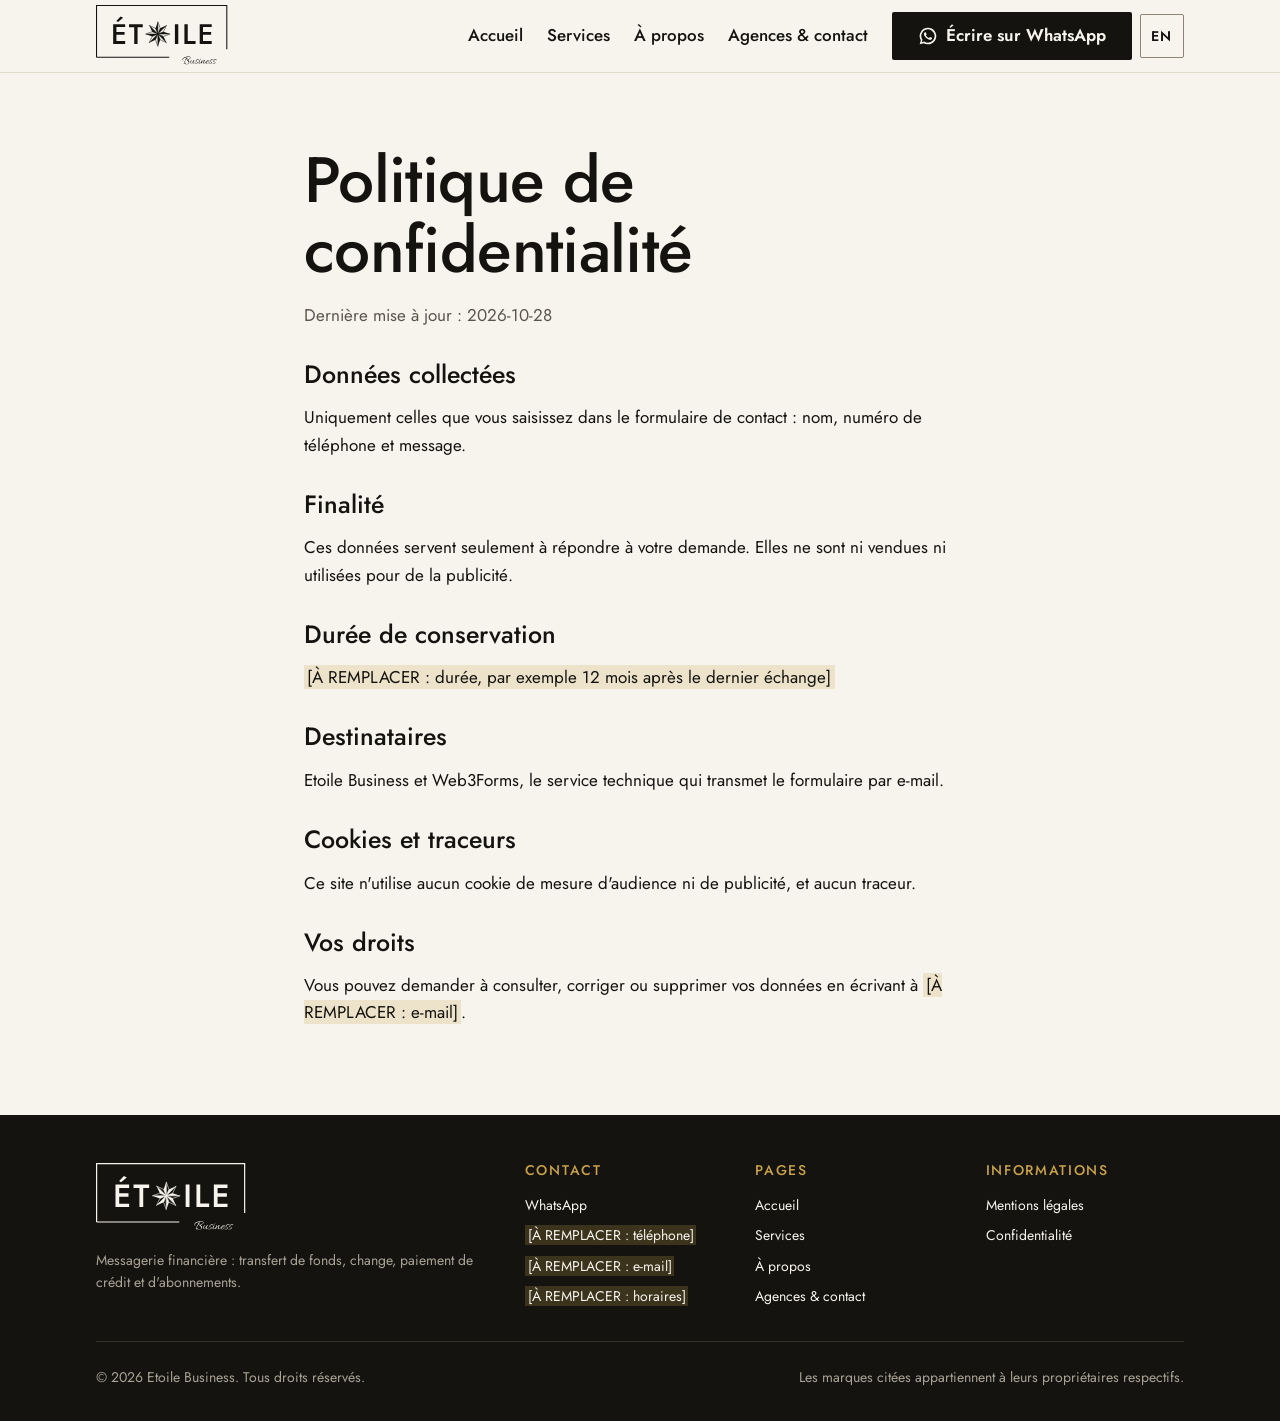
<file: site/confidentialite.html>
<!doctype html>
<html lang="fr">
<head>
  <meta charset="utf-8">
  <meta name="viewport" content="width=device-width, initial-scale=1">
  <title>Politique de confidentialité | Etoile Business</title>
  <meta name="description" content="Comment Etoile Business utilise les données envoyées par le formulaire de contact. Aucun cookie ni traceur.">
  <meta name="robots" content="noindex">
  <link rel="canonical" href="https://www.exemple.com/confidentialite.html">
  <link rel="alternate" hreflang="fr" href="https://www.exemple.com/confidentialite.html">
  <link rel="alternate" hreflang="en" href="https://www.exemple.com/en/privacy.html">
  <link rel="alternate" hreflang="x-default" href="https://www.exemple.com/confidentialite.html">
  <meta property="og:type" content="website">
  <meta property="og:site_name" content="Etoile Business">
  <meta property="og:locale" content="fr_FR">
  <meta property="og:title" content="Politique de confidentialité | Etoile Business">
  <meta property="og:description" content="Comment Etoile Business utilise les données envoyées par le formulaire de contact. Aucun cookie ni traceur.">
  <meta property="og:url" content="https://www.exemple.com/confidentialite.html">
  <meta property="og:image" content="https://www.exemple.com/img/og-image.png">
  <meta name="twitter:card" content="summary_large_image">
  <meta name="theme-color" content="#14130f">
  <link rel="icon" href="favicon.svg" type="image/svg+xml">
  <link rel="preload" href="fonts/jost-400.woff2" as="font" type="font/woff2" crossorigin>
  <link rel="preload" href="fonts/jost-500.woff2" as="font" type="font/woff2" crossorigin>
  <link rel="stylesheet" href="css/tokens.css">
  <link rel="stylesheet" href="css/base.css">
  <link rel="stylesheet" href="css/components.css">
  <script src="js/main.js" defer></script>
</head><body>
  <a class="skip-link" href="#contenu">Aller au contenu</a>
  <header class="header">
    <div class="container header__inner">
      <a class="header__logo" href="index.html" aria-label="Etoile Business, accueil"><picture><source srcset="img/logo-blanc.svg" media="(prefers-color-scheme: dark)"><img src="img/logo.svg" alt="" width="132" height="51"></picture></a>
      <div class="header__tools">
        <nav class="nav" aria-label="Navigation principale">
          <button class="nav__toggle" type="button" aria-expanded="false" aria-controls="nav-list">Menu</button>
          <ul class="nav__list" id="nav-list">
          <li><a class="nav__link" href="index.html">Accueil</a></li>
          <li><a class="nav__link" href="services.html">Services</a></li>
          <li><a class="nav__link" href="a-propos.html">À propos</a></li>
          <li><a class="nav__link" href="contact.html">Agences & contact</a></li>
            <li><a class="btn btn--primary nav__cta" target="_blank" rel="noopener" href="https://wa.me/243000000000"><svg viewBox="0 0 24 24" fill="currentColor" aria-hidden="true" focusable="false"><path d="M12 2a10 10 0 0 0-8.6 15.1L2 22l5-1.3A10 10 0 1 0 12 2Zm0 18a8 8 0 0 1-4.1-1.1l-.3-.2-3 .8.8-2.9-.2-.3A8 8 0 1 1 12 20Zm4.4-6c-.2-.1-1.4-.7-1.7-.8s-.4-.1-.5.1-.6.8-.8 1-.3.2-.5.1a6.6 6.6 0 0 1-3.3-2.9c-.2-.4.2-.4.7-1.3.1-.2 0-.3 0-.4l-.8-1.8c-.2-.5-.4-.4-.5-.4h-.5a.9.9 0 0 0-.6.3 2.7 2.7 0 0 0-.8 2 4.7 4.7 0 0 0 1 2.5 10.7 10.7 0 0 0 4.1 3.6c1.5.7 2.1.7 2.9.6a2.4 2.4 0 0 0 1.6-1.1 2 2 0 0 0 .1-1.1c0-.1-.2-.2-.4-.3Z"/></svg>Écrire sur WhatsApp</a></li>
          </ul>
        </nav>
        <a class="lang" href="en/privacy.html" hreflang="en" lang="en" title="English version"><span aria-hidden="true">EN</span><span class="visually-hidden">English version</span></a>
      </div>
    </div>
  </header>

  <main id="contenu">
    <section class="section">
      <div class="container prose">
        <h1>Politique de confidentialité</h1>
        <p class="muted">Dernière mise à jour : 2026-10-28</p>
        <h2>Données collectées</h2><p>Uniquement celles que vous saisissez dans le formulaire de contact : nom, numéro de téléphone et message.</p><h2>Finalité</h2><p>Ces données servent seulement à répondre à votre demande. Elles ne sont ni vendues ni utilisées pour de la publicité.</p><h2>Durée de conservation</h2><p><span class="todo">[À REMPLACER : durée, par exemple 12 mois après le dernier échange]</span></p><h2>Destinataires</h2><p>Etoile Business et Web3Forms, le service technique qui transmet le formulaire par e-mail.</p><h2>Cookies et traceurs</h2><p>Ce site n&#x27;utilise aucun cookie de mesure d&#x27;audience ni de publicité, et aucun traceur.</p><h2>Vos droits</h2><p>Vous pouvez demander à consulter, corriger ou supprimer vos données en écrivant à <span class="todo">[À REMPLACER : e-mail]</span>.</p>
      </div>
    </section>
  </main>

  <footer class="footer inverse">
    <div class="container">
      <div class="footer__grid">
        <div>
          <a class="footer__logo" href="index.html" aria-label="Etoile Business, accueil"><img loading="lazy" src="img/logo-blanc.svg" alt="" width="150" height="58"></a>
          <p style="margin-top:var(--space-3)">Messagerie financière : transfert de fonds, change, paiement de crédit et d&#x27;abonnements.</p>
        </div>
        <div><h2>Contact</h2><ul>
          <li><a target="_blank" rel="noopener" href="https://wa.me/243000000000">WhatsApp</a></li>
          <li><a href="tel:+243000000000"><span class="todo">[À REMPLACER : téléphone]</span></a></li>
          <li><a href="mailto:contact@exemple.com"><span class="todo">[À REMPLACER : e-mail]</span></a></li>
          <li><span class="todo">[À REMPLACER : horaires]</span></li></ul></div>
        <div><h2>Pages</h2><ul><li><a href="index.html">Accueil</a></li><li><a href="services.html">Services</a></li><li><a href="a-propos.html">À propos</a></li><li><a href="contact.html">Agences & contact</a></li></ul></div>
        <div><h2>Informations</h2><ul><li><a href="mentions-legales.html">Mentions légales</a></li><li><a href="confidentialite.html">Confidentialité</a></li></ul></div>
      </div>
      <div class="footer__bottom">
        <p>© <span data-year>2026</span> Etoile Business. Tous droits réservés.</p>
        <p>Les marques citées appartiennent à leurs propriétaires respectifs.</p>
      </div>
    </div>
    <a class="wa-float" target="_blank" rel="noopener" href="https://wa.me/243000000000" aria-label="Écrire à Etoile Business sur WhatsApp"><svg viewBox="0 0 24 24" fill="currentColor" aria-hidden="true" focusable="false"><path d="M12 2a10 10 0 0 0-8.6 15.1L2 22l5-1.3A10 10 0 1 0 12 2Zm0 18a8 8 0 0 1-4.1-1.1l-.3-.2-3 .8.8-2.9-.2-.3A8 8 0 1 1 12 20Zm4.4-6c-.2-.1-1.4-.7-1.7-.8s-.4-.1-.5.1-.6.8-.8 1-.3.2-.5.1a6.6 6.6 0 0 1-3.3-2.9c-.2-.4.2-.4.7-1.3.1-.2 0-.3 0-.4l-.8-1.8c-.2-.5-.4-.4-.5-.4h-.5a.9.9 0 0 0-.6.3 2.7 2.7 0 0 0-.8 2 4.7 4.7 0 0 0 1 2.5 10.7 10.7 0 0 0 4.1 3.6c1.5.7 2.1.7 2.9.6a2.4 2.4 0 0 0 1.6-1.1 2 2 0 0 0 .1-1.1c0-.1-.2-.2-.4-.3Z"/></svg></a>
  </footer>
</body>
</html>
</file>
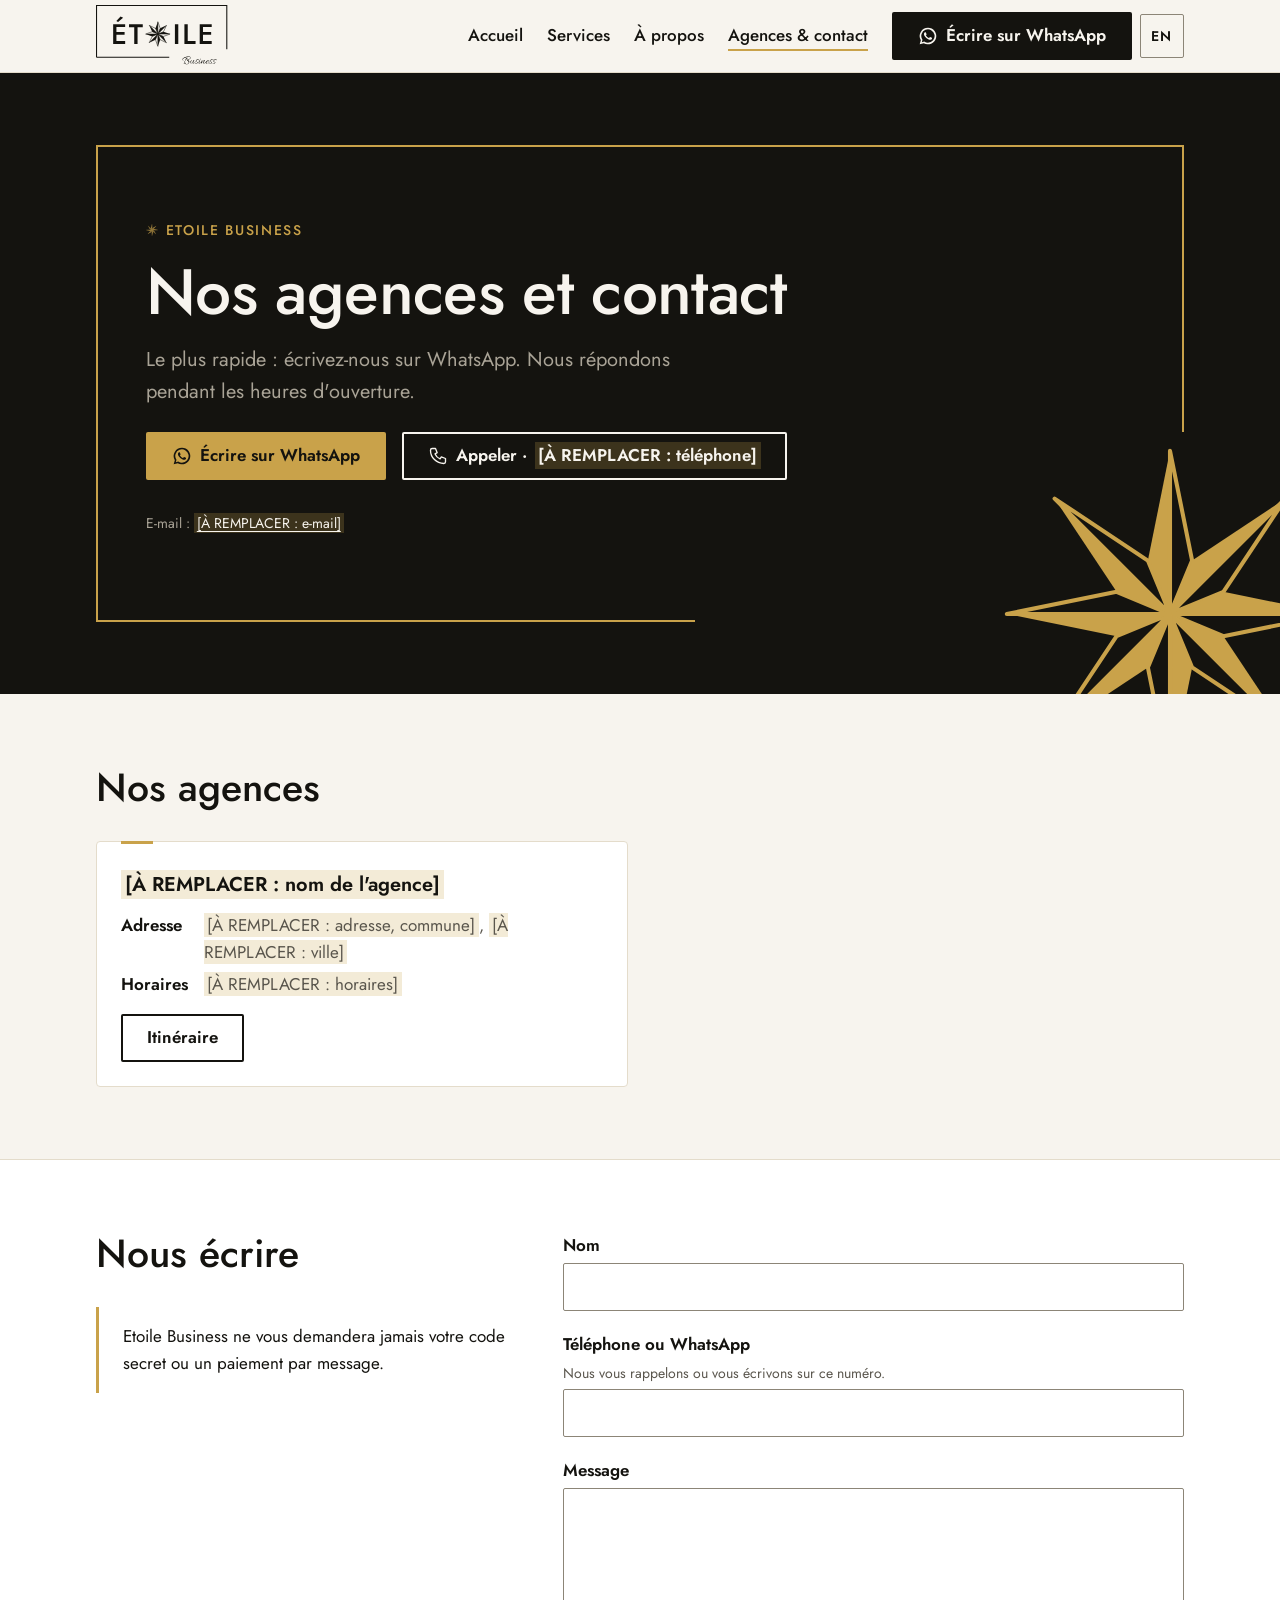
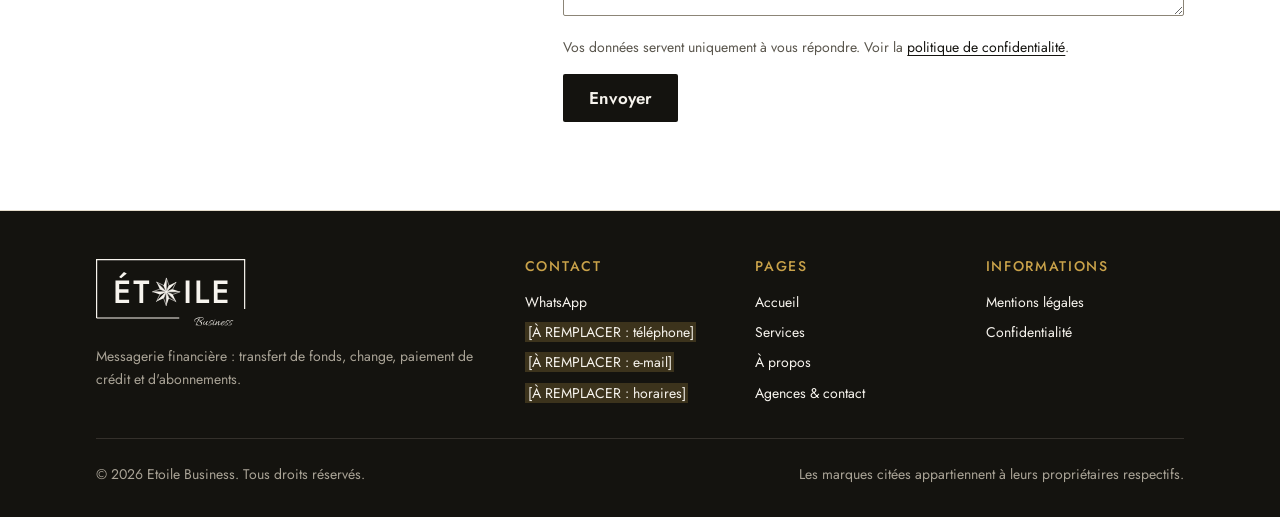
<file: site/contact.html>
<!doctype html>
<html lang="fr">
<head>
  <meta charset="utf-8">
  <meta name="viewport" content="width=device-width, initial-scale=1">
  <title>Nos agences et contact | Etoile Business [À REMPLACER : ville]</title>
  <meta name="description" content="Adresse, horaires et contacts des agences Etoile Business à [À REMPLACER : ville]. Écrivez-nous sur WhatsApp ou appelez-nous.">
  <meta name="robots" content="noindex">
  <link rel="canonical" href="https://www.exemple.com/contact.html">
  <link rel="alternate" hreflang="fr" href="https://www.exemple.com/contact.html">
  <link rel="alternate" hreflang="en" href="https://www.exemple.com/en/contact.html">
  <link rel="alternate" hreflang="x-default" href="https://www.exemple.com/contact.html">
  <meta property="og:type" content="website">
  <meta property="og:site_name" content="Etoile Business">
  <meta property="og:locale" content="fr_FR">
  <meta property="og:title" content="Nos agences et contact | Etoile Business [À REMPLACER : ville]">
  <meta property="og:description" content="Adresse, horaires et contacts des agences Etoile Business à [À REMPLACER : ville]. Écrivez-nous sur WhatsApp ou appelez-nous.">
  <meta property="og:url" content="https://www.exemple.com/contact.html">
  <meta property="og:image" content="https://www.exemple.com/img/og-image.png">
  <meta name="twitter:card" content="summary_large_image">
  <meta name="theme-color" content="#14130f">
  <link rel="icon" href="favicon.svg" type="image/svg+xml">
  <link rel="preload" href="fonts/jost-400.woff2" as="font" type="font/woff2" crossorigin>
  <link rel="preload" href="fonts/jost-500.woff2" as="font" type="font/woff2" crossorigin>
  <link rel="stylesheet" href="css/tokens.css">
  <link rel="stylesheet" href="css/base.css">
  <link rel="stylesheet" href="css/components.css">
  <script src="js/main.js" defer></script>
</head><body>
  <a class="skip-link" href="#contenu">Aller au contenu</a>
  <header class="header">
    <div class="container header__inner">
      <a class="header__logo" href="index.html" aria-label="Etoile Business, accueil"><picture><source srcset="img/logo-blanc.svg" media="(prefers-color-scheme: dark)"><img src="img/logo.svg" alt="" width="132" height="51"></picture></a>
      <div class="header__tools">
        <nav class="nav" aria-label="Navigation principale">
          <button class="nav__toggle" type="button" aria-expanded="false" aria-controls="nav-list">Menu</button>
          <ul class="nav__list" id="nav-list">
          <li><a class="nav__link" href="index.html">Accueil</a></li>
          <li><a class="nav__link" href="services.html">Services</a></li>
          <li><a class="nav__link" href="a-propos.html">À propos</a></li>
          <li><a class="nav__link" href="contact.html" aria-current="page">Agences & contact</a></li>
            <li><a class="btn btn--primary nav__cta" target="_blank" rel="noopener" href="https://wa.me/243000000000"><svg viewBox="0 0 24 24" fill="currentColor" aria-hidden="true" focusable="false"><path d="M12 2a10 10 0 0 0-8.6 15.1L2 22l5-1.3A10 10 0 1 0 12 2Zm0 18a8 8 0 0 1-4.1-1.1l-.3-.2-3 .8.8-2.9-.2-.3A8 8 0 1 1 12 20Zm4.4-6c-.2-.1-1.4-.7-1.7-.8s-.4-.1-.5.1-.6.8-.8 1-.3.2-.5.1a6.6 6.6 0 0 1-3.3-2.9c-.2-.4.2-.4.7-1.3.1-.2 0-.3 0-.4l-.8-1.8c-.2-.5-.4-.4-.5-.4h-.5a.9.9 0 0 0-.6.3 2.7 2.7 0 0 0-.8 2 4.7 4.7 0 0 0 1 2.5 10.7 10.7 0 0 0 4.1 3.6c1.5.7 2.1.7 2.9.6a2.4 2.4 0 0 0 1.6-1.1 2 2 0 0 0 .1-1.1c0-.1-.2-.2-.4-.3Z"/></svg>Écrire sur WhatsApp</a></li>
          </ul>
        </nav>
        <a class="lang" href="en/contact.html" hreflang="en" lang="en" title="English version"><span aria-hidden="true">EN</span><span class="visually-hidden">English version</span></a>
      </div>
    </div>
  </header>

  <main id="contenu">
    <section class="hero hero--page inverse">
      <img class="hero__star" src="img/etoile-or.svg" alt="" width="340" height="340">
      <div class="container">
        <div class="hero__frame">
          <p class="eyebrow">Etoile Business</p>
          <h1>Nos agences et contact</h1>
          <p class="lead">Le plus rapide : écrivez-nous sur WhatsApp. Nous répondons pendant les heures d&#x27;ouverture.</p><div class="actions"><a class="btn btn--gold" target="_blank" rel="noopener" href="https://wa.me/243000000000"><svg viewBox="0 0 24 24" fill="currentColor" aria-hidden="true" focusable="false"><path d="M12 2a10 10 0 0 0-8.6 15.1L2 22l5-1.3A10 10 0 1 0 12 2Zm0 18a8 8 0 0 1-4.1-1.1l-.3-.2-3 .8.8-2.9-.2-.3A8 8 0 1 1 12 20Zm4.4-6c-.2-.1-1.4-.7-1.7-.8s-.4-.1-.5.1-.6.8-.8 1-.3.2-.5.1a6.6 6.6 0 0 1-3.3-2.9c-.2-.4.2-.4.7-1.3.1-.2 0-.3 0-.4l-.8-1.8c-.2-.5-.4-.4-.5-.4h-.5a.9.9 0 0 0-.6.3 2.7 2.7 0 0 0-.8 2 4.7 4.7 0 0 0 1 2.5 10.7 10.7 0 0 0 4.1 3.6c1.5.7 2.1.7 2.9.6a2.4 2.4 0 0 0 1.6-1.1 2 2 0 0 0 .1-1.1c0-.1-.2-.2-.4-.3Z"/></svg>Écrire sur WhatsApp</a><a class="btn btn--ghost" href="tel:+243000000000"><svg viewBox="0 0 24 24" fill="none" stroke="currentColor" stroke-width="1.6" stroke-linecap="round" stroke-linejoin="round" aria-hidden="true" focusable="false"><path d="M5 3h4l2 5-2.5 1.5a11 11 0 0 0 6 6L16 13l5 2v4a2 2 0 0 1-2 2A16 16 0 0 1 3 5a2 2 0 0 1 2-2"/></svg>Appeler · <span class="todo">[À REMPLACER : téléphone]</span></a></div><p class="hero__trust">E-mail : <a href="mailto:contact@exemple.com"><span class="todo">[À REMPLACER : e-mail]</span></a></p>
        </div>
      </div>
    </section>
    <section class="section" aria-labelledby="agences">
      <div class="container reveal">
        <h2 id="agences">Nos agences</h2>
        <div class="grid grid--2" style="margin-top:var(--space-5)">
          <address class="card agency">
            <h3 class="card__title"><span class="todo">[À REMPLACER : nom de l&#x27;agence]</span></h3>
            <dl><dt>Adresse</dt><dd><span class="todo">[À REMPLACER : adresse, commune]</span>, <span class="todo">[À REMPLACER : ville]</span></dd><dt>Horaires</dt><dd><span class="todo">[À REMPLACER : horaires]</span></dd></dl>
            <a class="btn btn--ghost" target="_blank" rel="noopener" href="https://www.openstreetmap.org/">Itinéraire</a>
          </address>
        </div>
      </div>
    </section>
    <section class="section section--alt" aria-labelledby="ecrire">
      <div class="container grid grid--split">
        <div><h2 id="ecrire">Nous écrire</h2><div class="notice"><p>Etoile Business ne vous demandera jamais votre code secret ou un paiement par message.</p></div></div>
        <form class="form" action="https://api.web3forms.com/submit" method="post" novalidate data-form data-messages='{&quot;required&quot;: &quot;Ce champ est obligatoire.&quot;, &quot;phone&quot;: &quot;Saisissez un numéro valide, par exemple +243 81 000 0000.&quot;, &quot;short&quot;: &quot;Votre message est trop court.&quot;, &quot;success&quot;: &quot;Merci, nous vous répondons rapidement.&quot;, &quot;error&quot;: &quot;L&#x27;envoi a échoué. Écrivez-nous sur WhatsApp.&quot;}'>
          <div class="form__field"><label class="form__label" for="nom">Nom</label><input class="form__input" id="nom" name="nom" autocomplete="name" required maxlength="100" aria-describedby="nom-error"><p class="form__error" id="nom-error" aria-live="polite"></p></div>
          <div class="form__field"><label class="form__label" for="tel">Téléphone ou WhatsApp</label><p class="form__hint" id="tel-hint">Nous vous rappelons ou vous écrivons sur ce numéro.</p><input class="form__input" id="tel" name="telephone" type="tel" autocomplete="tel" inputmode="tel" required maxlength="20" aria-describedby="tel-hint tel-error"><p class="form__error" id="tel-error" aria-live="polite"></p></div>
          <div class="form__field"><label class="form__label" for="message">Message</label><textarea class="form__input" id="message" name="message" required maxlength="2000" aria-describedby="message-error"></textarea><p class="form__error" id="message-error" aria-live="polite"></p></div>
          <input type="hidden" name="access_key" value="[À REMPLACER : clé d&#x27;accès Web3Forms]">
          <input type="hidden" name="subject" value="Nouveau message du site Etoile Business">
          <input type="hidden" name="from_name" value="Site Etoile Business">
          <div class="form__hp" aria-hidden="true"><label for="botcheck">Ne pas remplir ce champ</label><input id="botcheck" name="botcheck" tabindex="-1" autocomplete="off"></div>
          <p class="form__hint">Vos données servent uniquement à vous répondre. Voir la <a href="confidentialite.html">politique de confidentialité</a>.</p>
          <div><button class="btn btn--primary" type="submit">Envoyer</button></div>
          <p class="form__status" role="status" aria-live="polite"></p>
        </form>
      </div>
    </section>
  </main>

  <footer class="footer inverse">
    <div class="container">
      <div class="footer__grid">
        <div>
          <a class="footer__logo" href="index.html" aria-label="Etoile Business, accueil"><img loading="lazy" src="img/logo-blanc.svg" alt="" width="150" height="58"></a>
          <p style="margin-top:var(--space-3)">Messagerie financière : transfert de fonds, change, paiement de crédit et d&#x27;abonnements.</p>
        </div>
        <div><h2>Contact</h2><ul>
          <li><a target="_blank" rel="noopener" href="https://wa.me/243000000000">WhatsApp</a></li>
          <li><a href="tel:+243000000000"><span class="todo">[À REMPLACER : téléphone]</span></a></li>
          <li><a href="mailto:contact@exemple.com"><span class="todo">[À REMPLACER : e-mail]</span></a></li>
          <li><span class="todo">[À REMPLACER : horaires]</span></li></ul></div>
        <div><h2>Pages</h2><ul><li><a href="index.html">Accueil</a></li><li><a href="services.html">Services</a></li><li><a href="a-propos.html">À propos</a></li><li><a href="contact.html">Agences & contact</a></li></ul></div>
        <div><h2>Informations</h2><ul><li><a href="mentions-legales.html">Mentions légales</a></li><li><a href="confidentialite.html">Confidentialité</a></li></ul></div>
      </div>
      <div class="footer__bottom">
        <p>© <span data-year>2026</span> Etoile Business. Tous droits réservés.</p>
        <p>Les marques citées appartiennent à leurs propriétaires respectifs.</p>
      </div>
    </div>
    <a class="wa-float" target="_blank" rel="noopener" href="https://wa.me/243000000000" aria-label="Écrire à Etoile Business sur WhatsApp"><svg viewBox="0 0 24 24" fill="currentColor" aria-hidden="true" focusable="false"><path d="M12 2a10 10 0 0 0-8.6 15.1L2 22l5-1.3A10 10 0 1 0 12 2Zm0 18a8 8 0 0 1-4.1-1.1l-.3-.2-3 .8.8-2.9-.2-.3A8 8 0 1 1 12 20Zm4.4-6c-.2-.1-1.4-.7-1.7-.8s-.4-.1-.5.1-.6.8-.8 1-.3.2-.5.1a6.6 6.6 0 0 1-3.3-2.9c-.2-.4.2-.4.7-1.3.1-.2 0-.3 0-.4l-.8-1.8c-.2-.5-.4-.4-.5-.4h-.5a.9.9 0 0 0-.6.3 2.7 2.7 0 0 0-.8 2 4.7 4.7 0 0 0 1 2.5 10.7 10.7 0 0 0 4.1 3.6c1.5.7 2.1.7 2.9.6a2.4 2.4 0 0 0 1.6-1.1 2 2 0 0 0 .1-1.1c0-.1-.2-.2-.4-.3Z"/></svg></a>
  </footer>
</body>
</html>
</file>
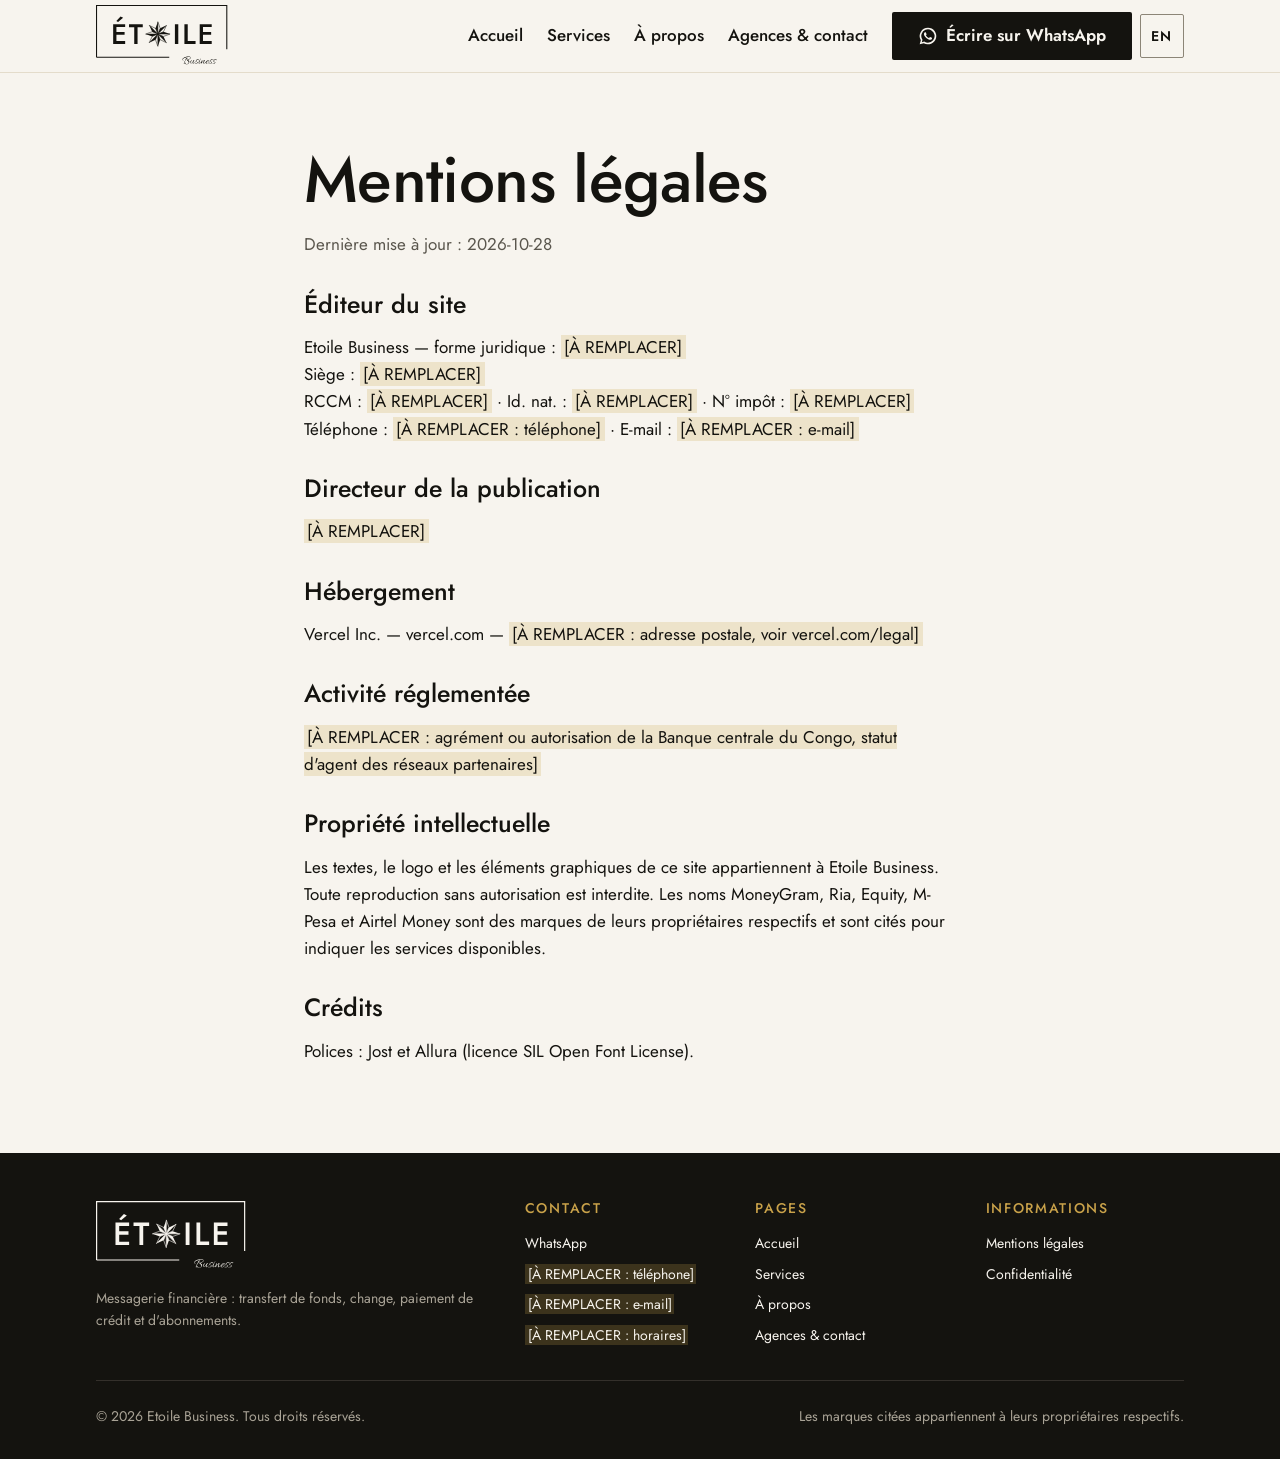
<file: site/mentions-legales.html>
<!doctype html>
<html lang="fr">
<head>
  <meta charset="utf-8">
  <meta name="viewport" content="width=device-width, initial-scale=1">
  <title>Mentions légales | Etoile Business</title>
  <meta name="description" content="Mentions légales du site Etoile Business : éditeur, hébergeur, propriété intellectuelle.">
  <meta name="robots" content="noindex">
  <link rel="canonical" href="https://www.exemple.com/mentions-legales.html">
  <link rel="alternate" hreflang="fr" href="https://www.exemple.com/mentions-legales.html">
  <link rel="alternate" hreflang="en" href="https://www.exemple.com/en/legal-notice.html">
  <link rel="alternate" hreflang="x-default" href="https://www.exemple.com/mentions-legales.html">
  <meta property="og:type" content="website">
  <meta property="og:site_name" content="Etoile Business">
  <meta property="og:locale" content="fr_FR">
  <meta property="og:title" content="Mentions légales | Etoile Business">
  <meta property="og:description" content="Mentions légales du site Etoile Business : éditeur, hébergeur, propriété intellectuelle.">
  <meta property="og:url" content="https://www.exemple.com/mentions-legales.html">
  <meta property="og:image" content="https://www.exemple.com/img/og-image.png">
  <meta name="twitter:card" content="summary_large_image">
  <meta name="theme-color" content="#14130f">
  <link rel="icon" href="favicon.svg" type="image/svg+xml">
  <link rel="preload" href="fonts/jost-400.woff2" as="font" type="font/woff2" crossorigin>
  <link rel="preload" href="fonts/jost-500.woff2" as="font" type="font/woff2" crossorigin>
  <link rel="stylesheet" href="css/tokens.css">
  <link rel="stylesheet" href="css/base.css">
  <link rel="stylesheet" href="css/components.css">
  <script src="js/main.js" defer></script>
</head><body>
  <a class="skip-link" href="#contenu">Aller au contenu</a>
  <header class="header">
    <div class="container header__inner">
      <a class="header__logo" href="index.html" aria-label="Etoile Business, accueil"><picture><source srcset="img/logo-blanc.svg" media="(prefers-color-scheme: dark)"><img src="img/logo.svg" alt="" width="132" height="51"></picture></a>
      <div class="header__tools">
        <nav class="nav" aria-label="Navigation principale">
          <button class="nav__toggle" type="button" aria-expanded="false" aria-controls="nav-list">Menu</button>
          <ul class="nav__list" id="nav-list">
          <li><a class="nav__link" href="index.html">Accueil</a></li>
          <li><a class="nav__link" href="services.html">Services</a></li>
          <li><a class="nav__link" href="a-propos.html">À propos</a></li>
          <li><a class="nav__link" href="contact.html">Agences & contact</a></li>
            <li><a class="btn btn--primary nav__cta" target="_blank" rel="noopener" href="https://wa.me/243000000000"><svg viewBox="0 0 24 24" fill="currentColor" aria-hidden="true" focusable="false"><path d="M12 2a10 10 0 0 0-8.6 15.1L2 22l5-1.3A10 10 0 1 0 12 2Zm0 18a8 8 0 0 1-4.1-1.1l-.3-.2-3 .8.8-2.9-.2-.3A8 8 0 1 1 12 20Zm4.4-6c-.2-.1-1.4-.7-1.7-.8s-.4-.1-.5.1-.6.8-.8 1-.3.2-.5.1a6.6 6.6 0 0 1-3.3-2.9c-.2-.4.2-.4.7-1.3.1-.2 0-.3 0-.4l-.8-1.8c-.2-.5-.4-.4-.5-.4h-.5a.9.9 0 0 0-.6.3 2.7 2.7 0 0 0-.8 2 4.7 4.7 0 0 0 1 2.5 10.7 10.7 0 0 0 4.1 3.6c1.5.7 2.1.7 2.9.6a2.4 2.4 0 0 0 1.6-1.1 2 2 0 0 0 .1-1.1c0-.1-.2-.2-.4-.3Z"/></svg>Écrire sur WhatsApp</a></li>
          </ul>
        </nav>
        <a class="lang" href="en/legal-notice.html" hreflang="en" lang="en" title="English version"><span aria-hidden="true">EN</span><span class="visually-hidden">English version</span></a>
      </div>
    </div>
  </header>

  <main id="contenu">
    <section class="section">
      <div class="container prose">
        <h1>Mentions légales</h1>
        <p class="muted">Dernière mise à jour : 2026-10-28</p>
        <h2>Éditeur du site</h2><p>Etoile Business — forme juridique : <span class="todo">[À REMPLACER]</span><br>Siège : <span class="todo">[À REMPLACER]</span><br>RCCM : <span class="todo">[À REMPLACER]</span> · Id. nat. : <span class="todo">[À REMPLACER]</span> · N° impôt : <span class="todo">[À REMPLACER]</span><br>Téléphone : <span class="todo">[À REMPLACER : téléphone]</span> · E-mail : <span class="todo">[À REMPLACER : e-mail]</span></p><h2>Directeur de la publication</h2><p><span class="todo">[À REMPLACER]</span></p><h2>Hébergement</h2><p>Vercel Inc. — vercel.com — <span class="todo">[À REMPLACER : adresse postale, voir vercel.com/legal]</span></p><h2>Activité réglementée</h2><p><span class="todo">[À REMPLACER : agrément ou autorisation de la Banque centrale du Congo, statut d&#x27;agent des réseaux partenaires]</span></p><h2>Propriété intellectuelle</h2><p>Les textes, le logo et les éléments graphiques de ce site appartiennent à Etoile Business. Toute reproduction sans autorisation est interdite. Les noms MoneyGram, Ria, Equity, M-Pesa et Airtel Money sont des marques de leurs propriétaires respectifs et sont cités pour indiquer les services disponibles.</p><h2>Crédits</h2><p>Polices : Jost et Allura (licence SIL Open Font License).</p>
      </div>
    </section>
  </main>

  <footer class="footer inverse">
    <div class="container">
      <div class="footer__grid">
        <div>
          <a class="footer__logo" href="index.html" aria-label="Etoile Business, accueil"><img loading="lazy" src="img/logo-blanc.svg" alt="" width="150" height="58"></a>
          <p style="margin-top:var(--space-3)">Messagerie financière : transfert de fonds, change, paiement de crédit et d&#x27;abonnements.</p>
        </div>
        <div><h2>Contact</h2><ul>
          <li><a target="_blank" rel="noopener" href="https://wa.me/243000000000">WhatsApp</a></li>
          <li><a href="tel:+243000000000"><span class="todo">[À REMPLACER : téléphone]</span></a></li>
          <li><a href="mailto:contact@exemple.com"><span class="todo">[À REMPLACER : e-mail]</span></a></li>
          <li><span class="todo">[À REMPLACER : horaires]</span></li></ul></div>
        <div><h2>Pages</h2><ul><li><a href="index.html">Accueil</a></li><li><a href="services.html">Services</a></li><li><a href="a-propos.html">À propos</a></li><li><a href="contact.html">Agences & contact</a></li></ul></div>
        <div><h2>Informations</h2><ul><li><a href="mentions-legales.html">Mentions légales</a></li><li><a href="confidentialite.html">Confidentialité</a></li></ul></div>
      </div>
      <div class="footer__bottom">
        <p>© <span data-year>2026</span> Etoile Business. Tous droits réservés.</p>
        <p>Les marques citées appartiennent à leurs propriétaires respectifs.</p>
      </div>
    </div>
    <a class="wa-float" target="_blank" rel="noopener" href="https://wa.me/243000000000" aria-label="Écrire à Etoile Business sur WhatsApp"><svg viewBox="0 0 24 24" fill="currentColor" aria-hidden="true" focusable="false"><path d="M12 2a10 10 0 0 0-8.6 15.1L2 22l5-1.3A10 10 0 1 0 12 2Zm0 18a8 8 0 0 1-4.1-1.1l-.3-.2-3 .8.8-2.9-.2-.3A8 8 0 1 1 12 20Zm4.4-6c-.2-.1-1.4-.7-1.7-.8s-.4-.1-.5.1-.6.8-.8 1-.3.2-.5.1a6.6 6.6 0 0 1-3.3-2.9c-.2-.4.2-.4.7-1.3.1-.2 0-.3 0-.4l-.8-1.8c-.2-.5-.4-.4-.5-.4h-.5a.9.9 0 0 0-.6.3 2.7 2.7 0 0 0-.8 2 4.7 4.7 0 0 0 1 2.5 10.7 10.7 0 0 0 4.1 3.6c1.5.7 2.1.7 2.9.6a2.4 2.4 0 0 0 1.6-1.1 2 2 0 0 0 .1-1.1c0-.1-.2-.2-.4-.3Z"/></svg></a>
  </footer>
</body>
</html>
</file>
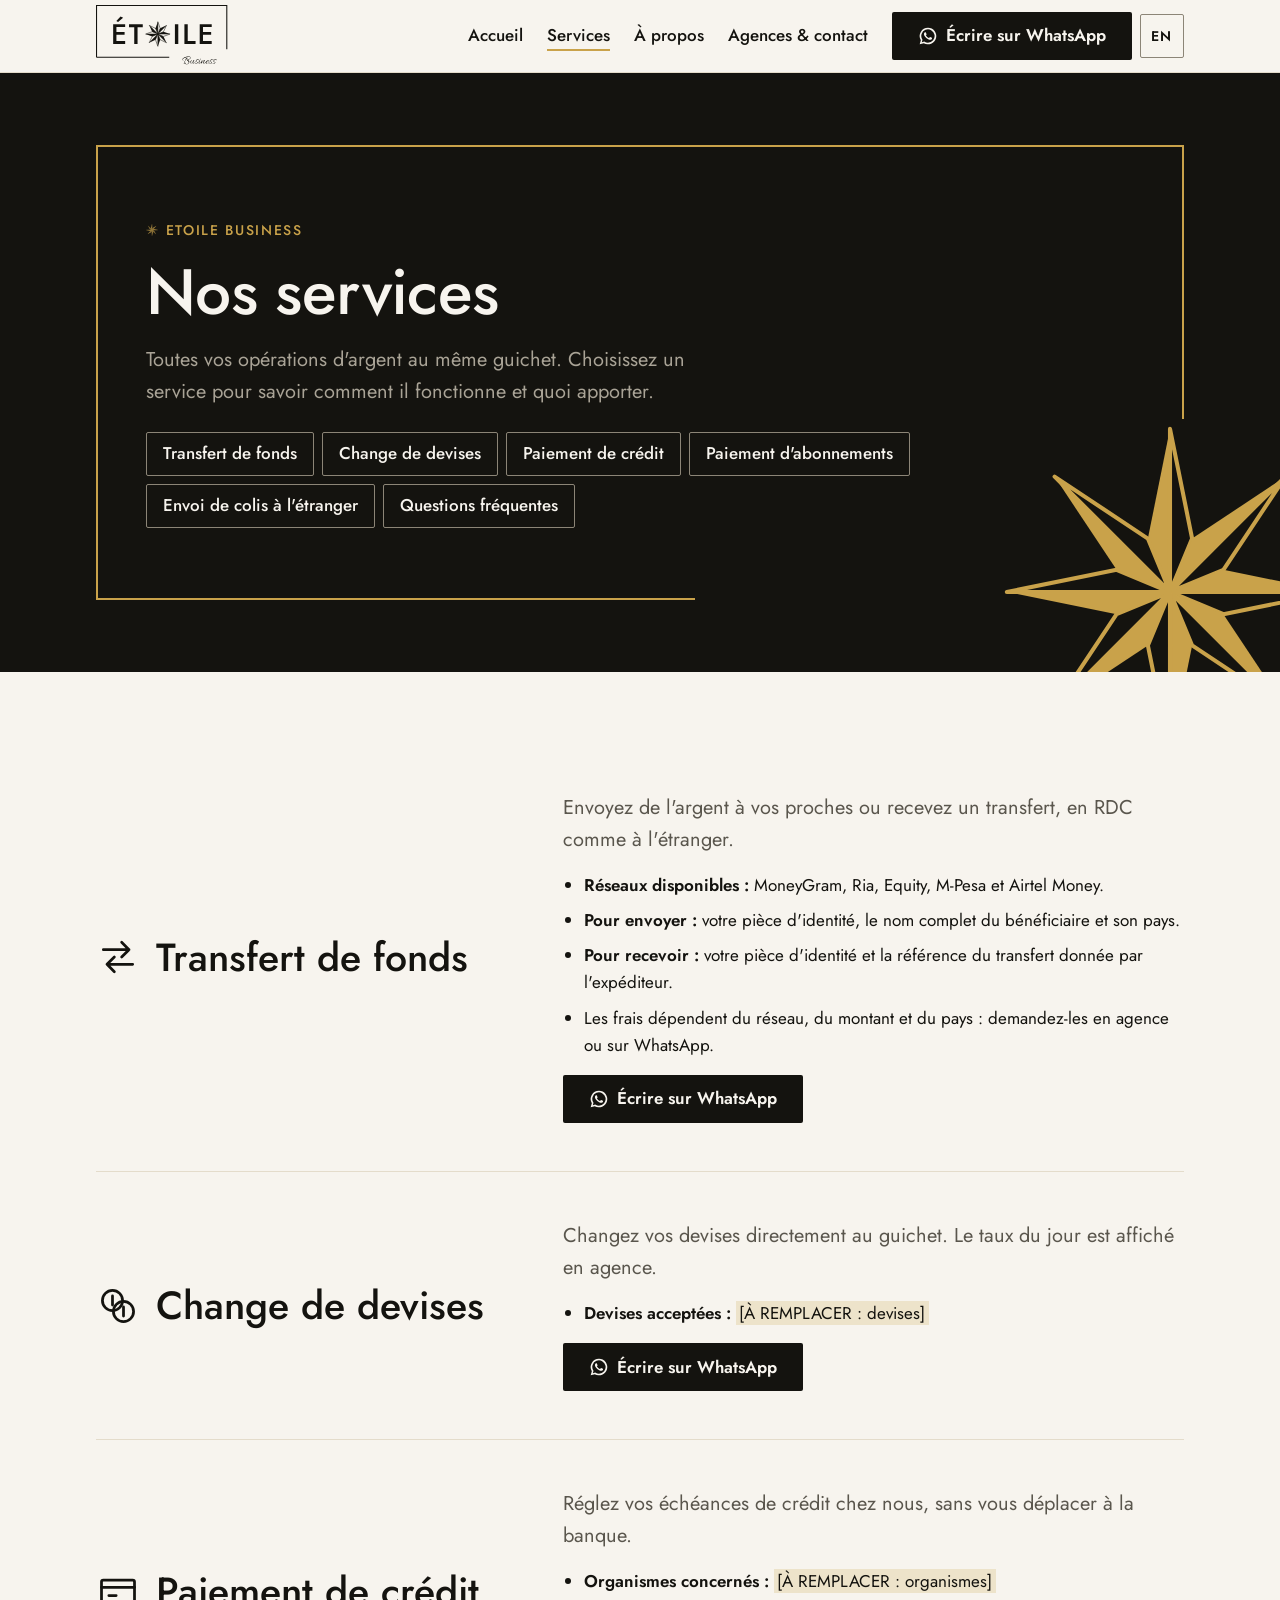
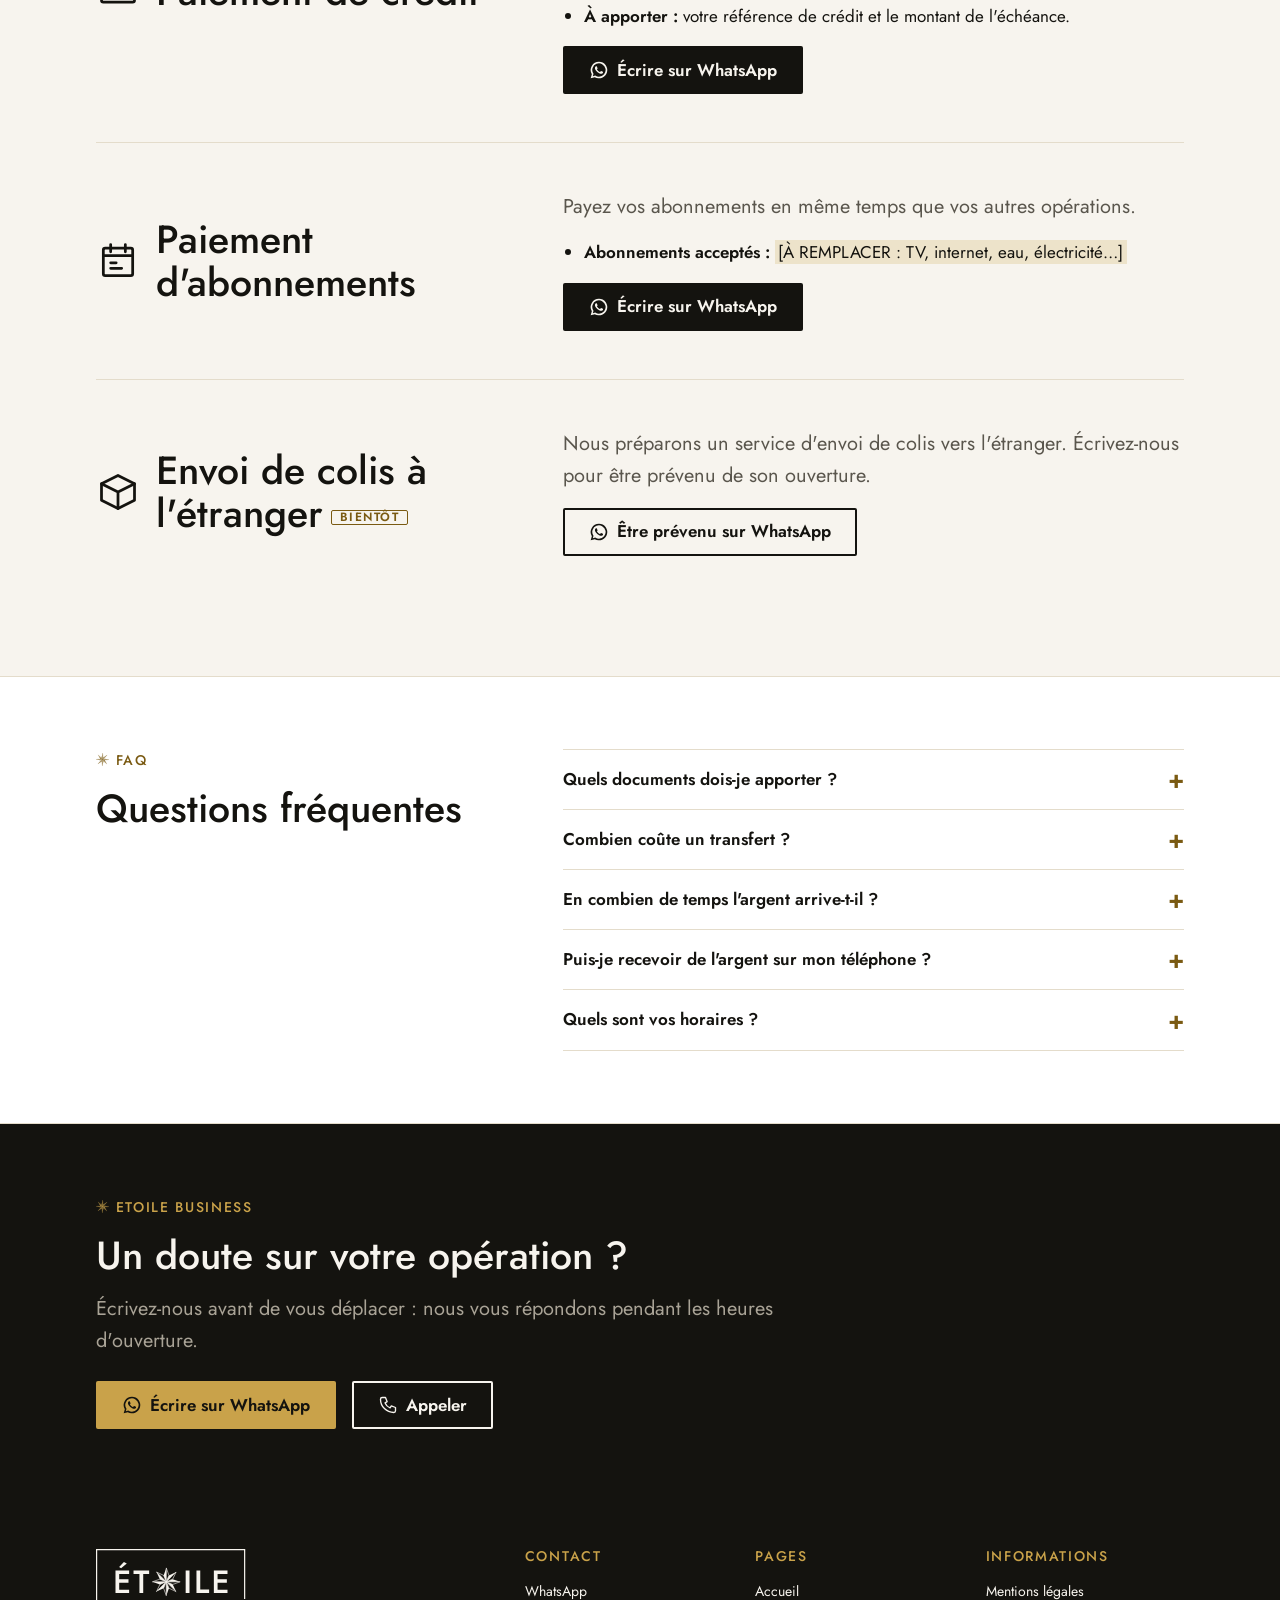
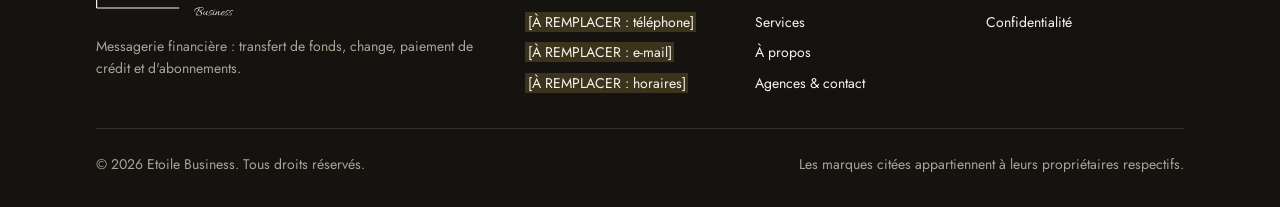
<file: site/services.html>
<!doctype html>
<html lang="fr">
<head>
  <meta charset="utf-8">
  <meta name="viewport" content="width=device-width, initial-scale=1">
  <title>Services : transfert, change, paiements | Etoile Business</title>
  <meta name="description" content="Transfert de fonds MoneyGram, Ria, M-Pesa, Airtel Money, change, paiement de crédit et d&#x27;abonnements à [À REMPLACER : ville]. Ce qu&#x27;il faut apporter.">
  <meta name="robots" content="noindex">
  <link rel="canonical" href="https://www.exemple.com/services.html">
  <link rel="alternate" hreflang="fr" href="https://www.exemple.com/services.html">
  <link rel="alternate" hreflang="en" href="https://www.exemple.com/en/services.html">
  <link rel="alternate" hreflang="x-default" href="https://www.exemple.com/services.html">
  <meta property="og:type" content="website">
  <meta property="og:site_name" content="Etoile Business">
  <meta property="og:locale" content="fr_FR">
  <meta property="og:title" content="Services : transfert, change, paiements | Etoile Business">
  <meta property="og:description" content="Transfert de fonds MoneyGram, Ria, M-Pesa, Airtel Money, change, paiement de crédit et d&#x27;abonnements à [À REMPLACER : ville]. Ce qu&#x27;il faut apporter.">
  <meta property="og:url" content="https://www.exemple.com/services.html">
  <meta property="og:image" content="https://www.exemple.com/img/og-image.png">
  <meta name="twitter:card" content="summary_large_image">
  <meta name="theme-color" content="#14130f">
  <link rel="icon" href="favicon.svg" type="image/svg+xml">
  <link rel="preload" href="fonts/jost-400.woff2" as="font" type="font/woff2" crossorigin>
  <link rel="preload" href="fonts/jost-500.woff2" as="font" type="font/woff2" crossorigin>
  <link rel="stylesheet" href="css/tokens.css">
  <link rel="stylesheet" href="css/base.css">
  <link rel="stylesheet" href="css/components.css">
  <script src="js/main.js" defer></script>
</head><body>
  <a class="skip-link" href="#contenu">Aller au contenu</a>
  <header class="header">
    <div class="container header__inner">
      <a class="header__logo" href="index.html" aria-label="Etoile Business, accueil"><picture><source srcset="img/logo-blanc.svg" media="(prefers-color-scheme: dark)"><img src="img/logo.svg" alt="" width="132" height="51"></picture></a>
      <div class="header__tools">
        <nav class="nav" aria-label="Navigation principale">
          <button class="nav__toggle" type="button" aria-expanded="false" aria-controls="nav-list">Menu</button>
          <ul class="nav__list" id="nav-list">
          <li><a class="nav__link" href="index.html">Accueil</a></li>
          <li><a class="nav__link" href="services.html" aria-current="page">Services</a></li>
          <li><a class="nav__link" href="a-propos.html">À propos</a></li>
          <li><a class="nav__link" href="contact.html">Agences & contact</a></li>
            <li><a class="btn btn--primary nav__cta" target="_blank" rel="noopener" href="https://wa.me/243000000000"><svg viewBox="0 0 24 24" fill="currentColor" aria-hidden="true" focusable="false"><path d="M12 2a10 10 0 0 0-8.6 15.1L2 22l5-1.3A10 10 0 1 0 12 2Zm0 18a8 8 0 0 1-4.1-1.1l-.3-.2-3 .8.8-2.9-.2-.3A8 8 0 1 1 12 20Zm4.4-6c-.2-.1-1.4-.7-1.7-.8s-.4-.1-.5.1-.6.8-.8 1-.3.2-.5.1a6.6 6.6 0 0 1-3.3-2.9c-.2-.4.2-.4.7-1.3.1-.2 0-.3 0-.4l-.8-1.8c-.2-.5-.4-.4-.5-.4h-.5a.9.9 0 0 0-.6.3 2.7 2.7 0 0 0-.8 2 4.7 4.7 0 0 0 1 2.5 10.7 10.7 0 0 0 4.1 3.6c1.5.7 2.1.7 2.9.6a2.4 2.4 0 0 0 1.6-1.1 2 2 0 0 0 .1-1.1c0-.1-.2-.2-.4-.3Z"/></svg>Écrire sur WhatsApp</a></li>
          </ul>
        </nav>
        <a class="lang" href="en/services.html" hreflang="en" lang="en" title="English version"><span aria-hidden="true">EN</span><span class="visually-hidden">English version</span></a>
      </div>
    </div>
  </header>

  <main id="contenu">
    <section class="hero hero--page inverse">
      <img class="hero__star" src="img/etoile-or.svg" alt="" width="340" height="340">
      <div class="container">
        <div class="hero__frame">
          <p class="eyebrow">Etoile Business</p>
          <h1>Nos services</h1>
          <p class="lead">Toutes vos opérations d&#x27;argent au même guichet. Choisissez un service pour savoir comment il fonctionne et quoi apporter.</p><nav aria-label="Sommaire des services"><ul class="toc"><li><a href="#transfert">Transfert de fonds</a></li><li><a href="#change">Change de devises</a></li><li><a href="#credit">Paiement de crédit</a></li><li><a href="#abonnements">Paiement d&#x27;abonnements</a></li><li><a href="#colis">Envoi de colis à l&#x27;étranger</a></li><li><a href="#faq">Questions fréquentes</a></li></ul></nav>
        </div>
      </div>
    </section>
    <section class="section">
      <div class="container">
        <article class="service reveal" id="transfert">
          <div class="service__head"><svg class="" viewBox="0 0 24 24" fill="none" stroke="currentColor" stroke-width="1.5" stroke-linecap="round" stroke-linejoin="round" aria-hidden="true" focusable="false"><path d="M4 8h14M14 4l4 4-4 4M20 16H6M10 12l-4 4 4 4"/></svg><h2>Transfert de fonds</h2></div>
          <div><p class="lead">Envoyez de l&#x27;argent à vos proches ou recevez un transfert, en RDC comme à l&#x27;étranger.</p><ul><li><strong>Réseaux disponibles :</strong> MoneyGram, Ria, Equity, M-Pesa et Airtel Money.</li><li><strong>Pour envoyer :</strong> votre pièce d&#x27;identité, le nom complet du bénéficiaire et son pays.</li><li><strong>Pour recevoir :</strong> votre pièce d&#x27;identité et la référence du transfert donnée par l&#x27;expéditeur.</li><li>Les frais dépendent du réseau, du montant et du pays : demandez-les en agence ou sur WhatsApp.</li></ul><a class="btn btn--primary" target="_blank" rel="noopener" href="https://wa.me/243000000000"><svg viewBox="0 0 24 24" fill="currentColor" aria-hidden="true" focusable="false"><path d="M12 2a10 10 0 0 0-8.6 15.1L2 22l5-1.3A10 10 0 1 0 12 2Zm0 18a8 8 0 0 1-4.1-1.1l-.3-.2-3 .8.8-2.9-.2-.3A8 8 0 1 1 12 20Zm4.4-6c-.2-.1-1.4-.7-1.7-.8s-.4-.1-.5.1-.6.8-.8 1-.3.2-.5.1a6.6 6.6 0 0 1-3.3-2.9c-.2-.4.2-.4.7-1.3.1-.2 0-.3 0-.4l-.8-1.8c-.2-.5-.4-.4-.5-.4h-.5a.9.9 0 0 0-.6.3 2.7 2.7 0 0 0-.8 2 4.7 4.7 0 0 0 1 2.5 10.7 10.7 0 0 0 4.1 3.6c1.5.7 2.1.7 2.9.6a2.4 2.4 0 0 0 1.6-1.1 2 2 0 0 0 .1-1.1c0-.1-.2-.2-.4-.3Z"/></svg>Écrire sur WhatsApp</a></div>
        </article>
        <article class="service reveal" id="change">
          <div class="service__head"><svg class="" viewBox="0 0 24 24" fill="none" stroke="currentColor" stroke-width="1.5" stroke-linecap="round" stroke-linejoin="round" aria-hidden="true" focusable="false"><circle cx="9" cy="9" r="5.5"/><circle cx="15" cy="15" r="5.5"/><path d="M9 6.5v5M15 12.5v5"/></svg><h2>Change de devises</h2></div>
          <div><p class="lead">Changez vos devises directement au guichet. Le taux du jour est affiché en agence.</p><ul><li><strong>Devises acceptées :</strong> <span class="todo">[À REMPLACER : devises]</span></li></ul><a class="btn btn--primary" target="_blank" rel="noopener" href="https://wa.me/243000000000"><svg viewBox="0 0 24 24" fill="currentColor" aria-hidden="true" focusable="false"><path d="M12 2a10 10 0 0 0-8.6 15.1L2 22l5-1.3A10 10 0 1 0 12 2Zm0 18a8 8 0 0 1-4.1-1.1l-.3-.2-3 .8.8-2.9-.2-.3A8 8 0 1 1 12 20Zm4.4-6c-.2-.1-1.4-.7-1.7-.8s-.4-.1-.5.1-.6.8-.8 1-.3.2-.5.1a6.6 6.6 0 0 1-3.3-2.9c-.2-.4.2-.4.7-1.3.1-.2 0-.3 0-.4l-.8-1.8c-.2-.5-.4-.4-.5-.4h-.5a.9.9 0 0 0-.6.3 2.7 2.7 0 0 0-.8 2 4.7 4.7 0 0 0 1 2.5 10.7 10.7 0 0 0 4.1 3.6c1.5.7 2.1.7 2.9.6a2.4 2.4 0 0 0 1.6-1.1 2 2 0 0 0 .1-1.1c0-.1-.2-.2-.4-.3Z"/></svg>Écrire sur WhatsApp</a></div>
        </article>
        <article class="service reveal" id="credit">
          <div class="service__head"><svg class="" viewBox="0 0 24 24" fill="none" stroke="currentColor" stroke-width="1.5" stroke-linecap="round" stroke-linejoin="round" aria-hidden="true" focusable="false"><rect x="3" y="6" width="18" height="12" rx="1"/><path d="M3 10h18M7 14.5h4"/></svg><h2>Paiement de crédit</h2></div>
          <div><p class="lead">Réglez vos échéances de crédit chez nous, sans vous déplacer à la banque.</p><ul><li><strong>Organismes concernés :</strong> <span class="todo">[À REMPLACER : organismes]</span></li><li><strong>À apporter :</strong> votre référence de crédit et le montant de l&#x27;échéance.</li></ul><a class="btn btn--primary" target="_blank" rel="noopener" href="https://wa.me/243000000000"><svg viewBox="0 0 24 24" fill="currentColor" aria-hidden="true" focusable="false"><path d="M12 2a10 10 0 0 0-8.6 15.1L2 22l5-1.3A10 10 0 1 0 12 2Zm0 18a8 8 0 0 1-4.1-1.1l-.3-.2-3 .8.8-2.9-.2-.3A8 8 0 1 1 12 20Zm4.4-6c-.2-.1-1.4-.7-1.7-.8s-.4-.1-.5.1-.6.8-.8 1-.3.2-.5.1a6.6 6.6 0 0 1-3.3-2.9c-.2-.4.2-.4.7-1.3.1-.2 0-.3 0-.4l-.8-1.8c-.2-.5-.4-.4-.5-.4h-.5a.9.9 0 0 0-.6.3 2.7 2.7 0 0 0-.8 2 4.7 4.7 0 0 0 1 2.5 10.7 10.7 0 0 0 4.1 3.6c1.5.7 2.1.7 2.9.6a2.4 2.4 0 0 0 1.6-1.1 2 2 0 0 0 .1-1.1c0-.1-.2-.2-.4-.3Z"/></svg>Écrire sur WhatsApp</a></div>
        </article>
        <article class="service reveal" id="abonnements">
          <div class="service__head"><svg class="" viewBox="0 0 24 24" fill="none" stroke="currentColor" stroke-width="1.5" stroke-linecap="round" stroke-linejoin="round" aria-hidden="true" focusable="false"><rect x="4" y="5" width="16" height="15" rx="1"/><path d="M4 9h16M8 3v4M16 3v4M8 13h3M8 16h6"/></svg><h2>Paiement d&#x27;abonnements</h2></div>
          <div><p class="lead">Payez vos abonnements en même temps que vos autres opérations.</p><ul><li><strong>Abonnements acceptés :</strong> <span class="todo">[À REMPLACER : TV, internet, eau, électricité…]</span></li></ul><a class="btn btn--primary" target="_blank" rel="noopener" href="https://wa.me/243000000000"><svg viewBox="0 0 24 24" fill="currentColor" aria-hidden="true" focusable="false"><path d="M12 2a10 10 0 0 0-8.6 15.1L2 22l5-1.3A10 10 0 1 0 12 2Zm0 18a8 8 0 0 1-4.1-1.1l-.3-.2-3 .8.8-2.9-.2-.3A8 8 0 1 1 12 20Zm4.4-6c-.2-.1-1.4-.7-1.7-.8s-.4-.1-.5.1-.6.8-.8 1-.3.2-.5.1a6.6 6.6 0 0 1-3.3-2.9c-.2-.4.2-.4.7-1.3.1-.2 0-.3 0-.4l-.8-1.8c-.2-.5-.4-.4-.5-.4h-.5a.9.9 0 0 0-.6.3 2.7 2.7 0 0 0-.8 2 4.7 4.7 0 0 0 1 2.5 10.7 10.7 0 0 0 4.1 3.6c1.5.7 2.1.7 2.9.6a2.4 2.4 0 0 0 1.6-1.1 2 2 0 0 0 .1-1.1c0-.1-.2-.2-.4-.3Z"/></svg>Écrire sur WhatsApp</a></div>
        </article>
        <article class="service reveal" id="colis">
          <div class="service__head"><svg class="" viewBox="0 0 24 24" fill="none" stroke="currentColor" stroke-width="1.5" stroke-linecap="round" stroke-linejoin="round" aria-hidden="true" focusable="false"><path d="M3 7.5 12 3l9 4.5v9L12 21l-9-4.5z"/><path d="M3 7.5 12 12l9-4.5M12 12v9"/></svg><h2>Envoi de colis à l&#x27;étranger<span class="badge">Bientôt</span></h2></div>
          <div><p class="lead">Nous préparons un service d&#x27;envoi de colis vers l&#x27;étranger. Écrivez-nous pour être prévenu de son ouverture.</p><a class="btn btn--ghost" target="_blank" rel="noopener" href="https://wa.me/243000000000"><svg viewBox="0 0 24 24" fill="currentColor" aria-hidden="true" focusable="false"><path d="M12 2a10 10 0 0 0-8.6 15.1L2 22l5-1.3A10 10 0 1 0 12 2Zm0 18a8 8 0 0 1-4.1-1.1l-.3-.2-3 .8.8-2.9-.2-.3A8 8 0 1 1 12 20Zm4.4-6c-.2-.1-1.4-.7-1.7-.8s-.4-.1-.5.1-.6.8-.8 1-.3.2-.5.1a6.6 6.6 0 0 1-3.3-2.9c-.2-.4.2-.4.7-1.3.1-.2 0-.3 0-.4l-.8-1.8c-.2-.5-.4-.4-.5-.4h-.5a.9.9 0 0 0-.6.3 2.7 2.7 0 0 0-.8 2 4.7 4.7 0 0 0 1 2.5 10.7 10.7 0 0 0 4.1 3.6c1.5.7 2.1.7 2.9.6a2.4 2.4 0 0 0 1.6-1.1 2 2 0 0 0 .1-1.1c0-.1-.2-.2-.4-.3Z"/></svg>Être prévenu sur WhatsApp</a></div>
        </article>
      </div>
    </section>

    <section class="section section--alt" aria-labelledby="faq">
      <div class="container grid grid--split reveal">
        <div><p class="eyebrow">FAQ</p><h2 id="faq">Questions fréquentes</h2></div>
        <div class="faq"><details><summary>Quels documents dois-je apporter ?</summary><p>Une pièce d&#x27;identité valide, et pour un retrait la référence du transfert.</p></details><details><summary>Combien coûte un transfert ?</summary><p>Les frais dépendent du réseau, du montant et du pays de destination. Demandez-nous un montant exact sur WhatsApp avant de venir.</p></details><details><summary>En combien de temps l&#x27;argent arrive-t-il ?</summary><p>Cela dépend du réseau choisi. <span class="todo">[À REMPLACER : délais réels par réseau]</span></p></details><details><summary>Puis-je recevoir de l&#x27;argent sur mon téléphone ?</summary><p>Oui, via M-Pesa ou Airtel Money.</p></details><details><summary>Quels sont vos horaires ?</summary><p><span class="todo">[À REMPLACER : horaires]</span></p></details></div>
      </div>
    </section>

    <section class="section inverse" aria-labelledby="cta-titre">
      <div class="container reveal">
        <p class="eyebrow">Etoile Business</p>
        <h2 id="cta-titre">Un doute sur votre opération ?</h2>
        <p class="lead">Écrivez-nous avant de vous déplacer : nous vous répondons pendant les heures d&#x27;ouverture.</p>
        <div class="actions"><a class="btn btn--gold" target="_blank" rel="noopener" href="https://wa.me/243000000000"><svg viewBox="0 0 24 24" fill="currentColor" aria-hidden="true" focusable="false"><path d="M12 2a10 10 0 0 0-8.6 15.1L2 22l5-1.3A10 10 0 1 0 12 2Zm0 18a8 8 0 0 1-4.1-1.1l-.3-.2-3 .8.8-2.9-.2-.3A8 8 0 1 1 12 20Zm4.4-6c-.2-.1-1.4-.7-1.7-.8s-.4-.1-.5.1-.6.8-.8 1-.3.2-.5.1a6.6 6.6 0 0 1-3.3-2.9c-.2-.4.2-.4.7-1.3.1-.2 0-.3 0-.4l-.8-1.8c-.2-.5-.4-.4-.5-.4h-.5a.9.9 0 0 0-.6.3 2.7 2.7 0 0 0-.8 2 4.7 4.7 0 0 0 1 2.5 10.7 10.7 0 0 0 4.1 3.6c1.5.7 2.1.7 2.9.6a2.4 2.4 0 0 0 1.6-1.1 2 2 0 0 0 .1-1.1c0-.1-.2-.2-.4-.3Z"/></svg>Écrire sur WhatsApp</a><a class="btn btn--ghost" href="tel:+243000000000"><svg viewBox="0 0 24 24" fill="none" stroke="currentColor" stroke-width="1.6" stroke-linecap="round" stroke-linejoin="round" aria-hidden="true" focusable="false"><path d="M5 3h4l2 5-2.5 1.5a11 11 0 0 0 6 6L16 13l5 2v4a2 2 0 0 1-2 2A16 16 0 0 1 3 5a2 2 0 0 1 2-2"/></svg>Appeler</a></div>
      </div>
    </section>
  </main>

  <footer class="footer inverse">
    <div class="container">
      <div class="footer__grid">
        <div>
          <a class="footer__logo" href="index.html" aria-label="Etoile Business, accueil"><img loading="lazy" src="img/logo-blanc.svg" alt="" width="150" height="58"></a>
          <p style="margin-top:var(--space-3)">Messagerie financière : transfert de fonds, change, paiement de crédit et d&#x27;abonnements.</p>
        </div>
        <div><h2>Contact</h2><ul>
          <li><a target="_blank" rel="noopener" href="https://wa.me/243000000000">WhatsApp</a></li>
          <li><a href="tel:+243000000000"><span class="todo">[À REMPLACER : téléphone]</span></a></li>
          <li><a href="mailto:contact@exemple.com"><span class="todo">[À REMPLACER : e-mail]</span></a></li>
          <li><span class="todo">[À REMPLACER : horaires]</span></li></ul></div>
        <div><h2>Pages</h2><ul><li><a href="index.html">Accueil</a></li><li><a href="services.html">Services</a></li><li><a href="a-propos.html">À propos</a></li><li><a href="contact.html">Agences & contact</a></li></ul></div>
        <div><h2>Informations</h2><ul><li><a href="mentions-legales.html">Mentions légales</a></li><li><a href="confidentialite.html">Confidentialité</a></li></ul></div>
      </div>
      <div class="footer__bottom">
        <p>© <span data-year>2026</span> Etoile Business. Tous droits réservés.</p>
        <p>Les marques citées appartiennent à leurs propriétaires respectifs.</p>
      </div>
    </div>
    <a class="wa-float" target="_blank" rel="noopener" href="https://wa.me/243000000000" aria-label="Écrire à Etoile Business sur WhatsApp"><svg viewBox="0 0 24 24" fill="currentColor" aria-hidden="true" focusable="false"><path d="M12 2a10 10 0 0 0-8.6 15.1L2 22l5-1.3A10 10 0 1 0 12 2Zm0 18a8 8 0 0 1-4.1-1.1l-.3-.2-3 .8.8-2.9-.2-.3A8 8 0 1 1 12 20Zm4.4-6c-.2-.1-1.4-.7-1.7-.8s-.4-.1-.5.1-.6.8-.8 1-.3.2-.5.1a6.6 6.6 0 0 1-3.3-2.9c-.2-.4.2-.4.7-1.3.1-.2 0-.3 0-.4l-.8-1.8c-.2-.5-.4-.4-.5-.4h-.5a.9.9 0 0 0-.6.3 2.7 2.7 0 0 0-.8 2 4.7 4.7 0 0 0 1 2.5 10.7 10.7 0 0 0 4.1 3.6c1.5.7 2.1.7 2.9.6a2.4 2.4 0 0 0 1.6-1.1 2 2 0 0 0 .1-1.1c0-.1-.2-.2-.4-.3Z"/></svg></a>
  </footer>
</body>
</html>
</file>
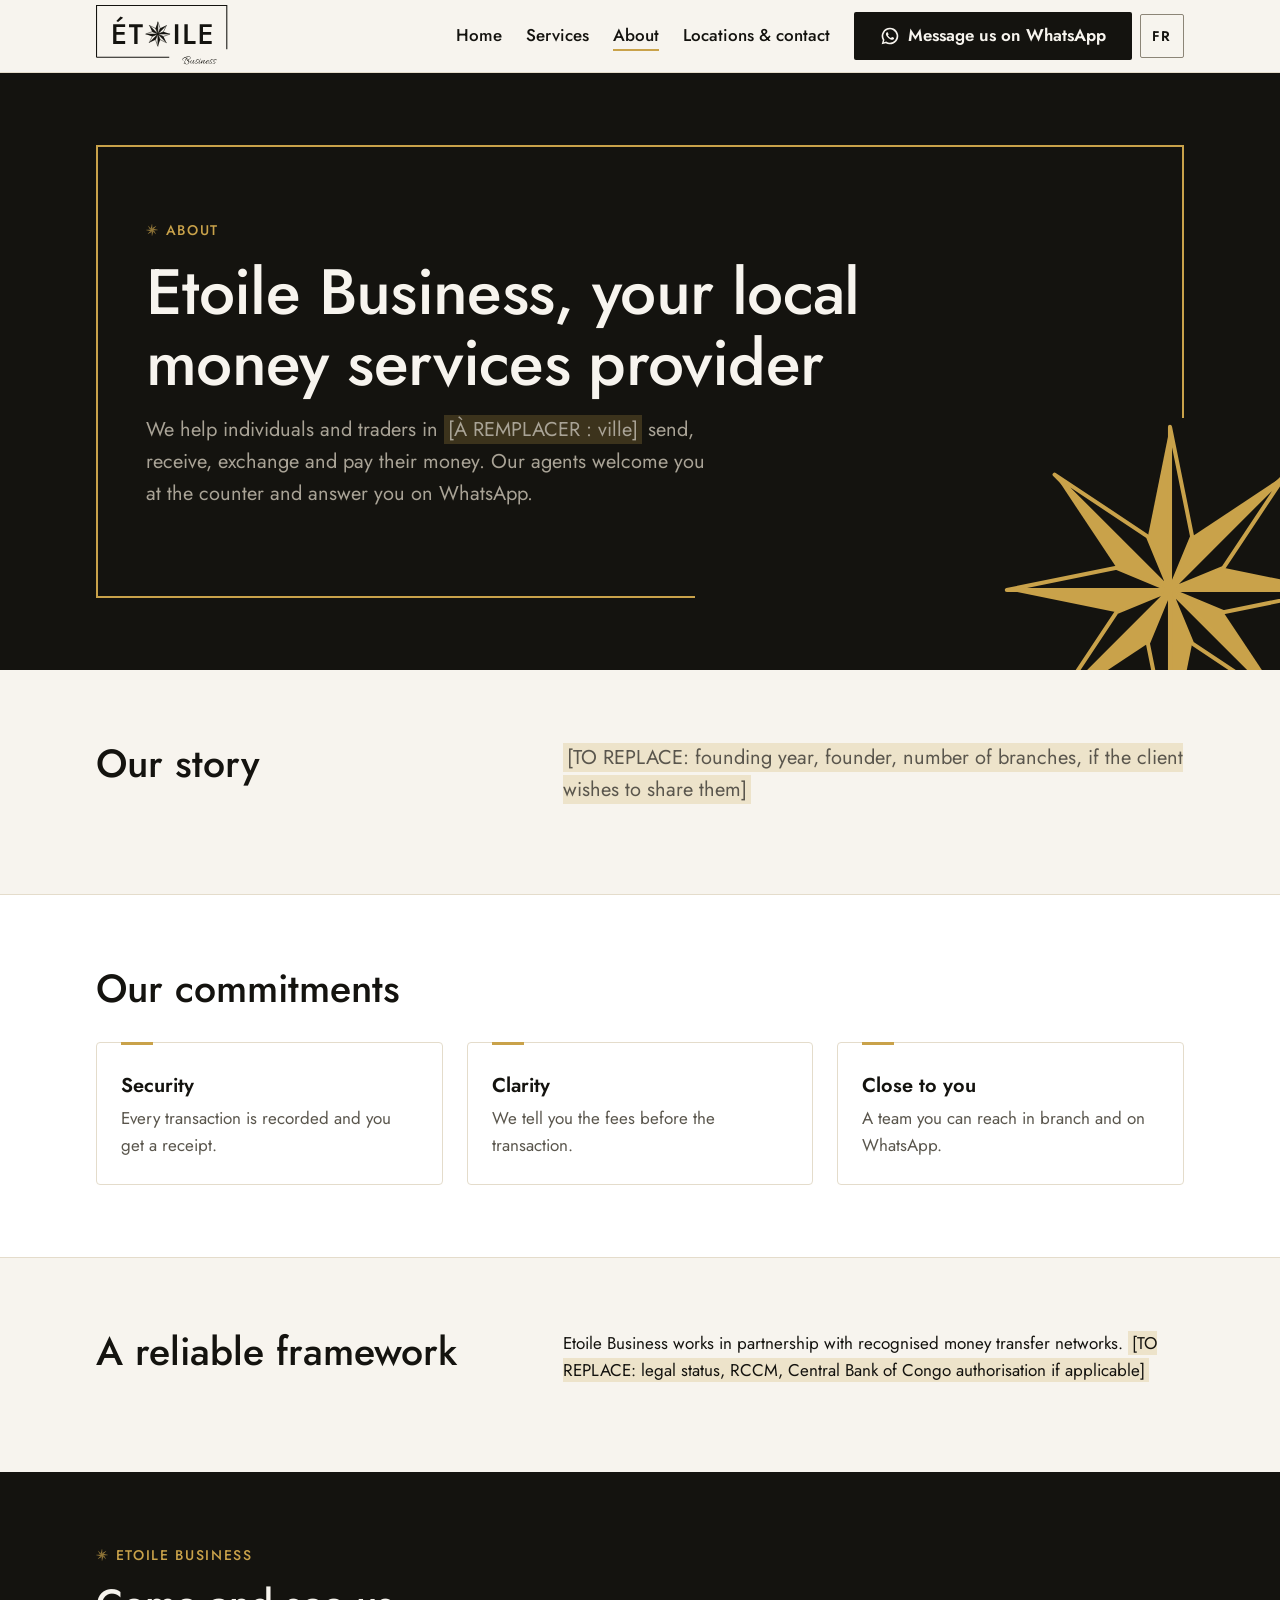
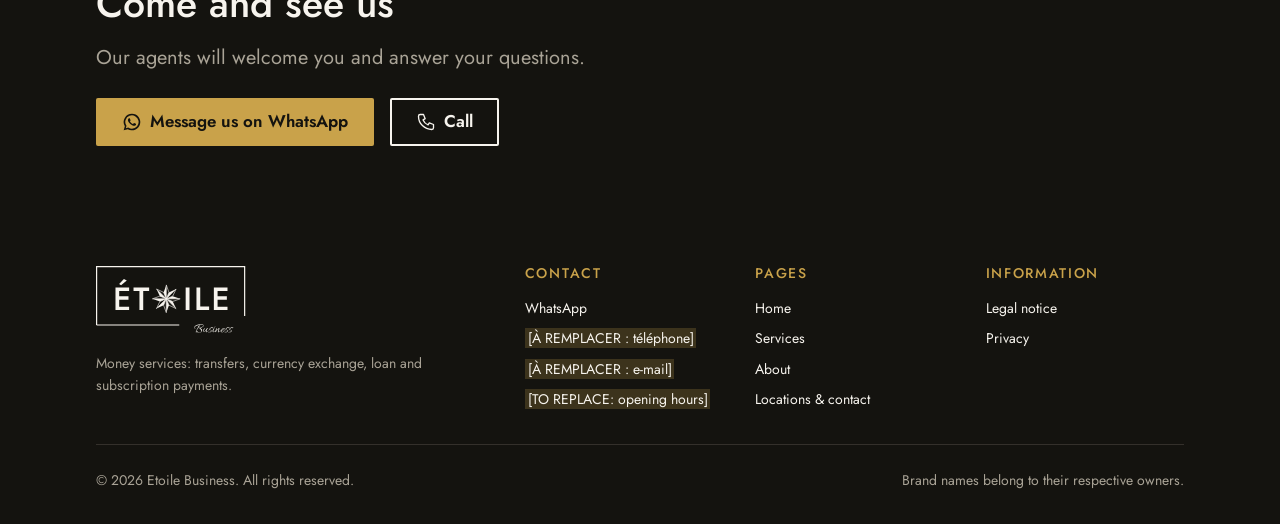
<file: site/en/about.html>
<!doctype html>
<html lang="en">
<head>
  <meta charset="utf-8">
  <meta name="viewport" content="width=device-width, initial-scale=1">
  <title>About Etoile Business, money services in [À REMPLACER : ville]</title>
  <meta name="description" content="Etoile Business is a money services provider in [À REMPLACER : ville]: transfers, currency exchange and payments, with simple and reliable service.">
  <meta name="robots" content="noindex">
  <link rel="canonical" href="https://www.exemple.com/en/about.html">
  <link rel="alternate" hreflang="fr" href="https://www.exemple.com/a-propos.html">
  <link rel="alternate" hreflang="en" href="https://www.exemple.com/en/about.html">
  <link rel="alternate" hreflang="x-default" href="https://www.exemple.com/a-propos.html">
  <meta property="og:type" content="website">
  <meta property="og:site_name" content="Etoile Business">
  <meta property="og:locale" content="en_US">
  <meta property="og:title" content="About Etoile Business, money services in [À REMPLACER : ville]">
  <meta property="og:description" content="Etoile Business is a money services provider in [À REMPLACER : ville]: transfers, currency exchange and payments, with simple and reliable service.">
  <meta property="og:url" content="https://www.exemple.com/en/about.html">
  <meta property="og:image" content="https://www.exemple.com/img/og-image.png">
  <meta name="twitter:card" content="summary_large_image">
  <meta name="theme-color" content="#14130f">
  <link rel="icon" href="../favicon.svg" type="image/svg+xml">
  <link rel="preload" href="../fonts/jost-400.woff2" as="font" type="font/woff2" crossorigin>
  <link rel="preload" href="../fonts/jost-500.woff2" as="font" type="font/woff2" crossorigin>
  <link rel="stylesheet" href="../css/tokens.css">
  <link rel="stylesheet" href="../css/base.css">
  <link rel="stylesheet" href="../css/components.css">
  <script src="../js/main.js" defer></script>
</head><body>
  <a class="skip-link" href="#contenu">Skip to content</a>
  <header class="header">
    <div class="container header__inner">
      <a class="header__logo" href="index.html" aria-label="Etoile Business, home"><picture><source srcset="../img/logo-blanc.svg" media="(prefers-color-scheme: dark)"><img src="../img/logo.svg" alt="" width="132" height="51"></picture></a>
      <div class="header__tools">
        <nav class="nav" aria-label="Main navigation">
          <button class="nav__toggle" type="button" aria-expanded="false" aria-controls="nav-list">Menu</button>
          <ul class="nav__list" id="nav-list">
          <li><a class="nav__link" href="index.html">Home</a></li>
          <li><a class="nav__link" href="services.html">Services</a></li>
          <li><a class="nav__link" href="about.html" aria-current="page">About</a></li>
          <li><a class="nav__link" href="contact.html">Locations & contact</a></li>
            <li><a class="btn btn--primary nav__cta" target="_blank" rel="noopener" href="https://wa.me/243000000000"><svg viewBox="0 0 24 24" fill="currentColor" aria-hidden="true" focusable="false"><path d="M12 2a10 10 0 0 0-8.6 15.1L2 22l5-1.3A10 10 0 1 0 12 2Zm0 18a8 8 0 0 1-4.1-1.1l-.3-.2-3 .8.8-2.9-.2-.3A8 8 0 1 1 12 20Zm4.4-6c-.2-.1-1.4-.7-1.7-.8s-.4-.1-.5.1-.6.8-.8 1-.3.2-.5.1a6.6 6.6 0 0 1-3.3-2.9c-.2-.4.2-.4.7-1.3.1-.2 0-.3 0-.4l-.8-1.8c-.2-.5-.4-.4-.5-.4h-.5a.9.9 0 0 0-.6.3 2.7 2.7 0 0 0-.8 2 4.7 4.7 0 0 0 1 2.5 10.7 10.7 0 0 0 4.1 3.6c1.5.7 2.1.7 2.9.6a2.4 2.4 0 0 0 1.6-1.1 2 2 0 0 0 .1-1.1c0-.1-.2-.2-.4-.3Z"/></svg>Message us on WhatsApp</a></li>
          </ul>
        </nav>
        <a class="lang" href="../a-propos.html" hreflang="fr" lang="fr" title="Version française"><span aria-hidden="true">FR</span><span class="visually-hidden">Version française</span></a>
      </div>
    </div>
  </header>

  <main id="contenu">
    <section class="hero hero--page inverse">
      <img class="hero__star" src="../img/etoile-or.svg" alt="" width="340" height="340">
      <div class="container">
        <div class="hero__frame">
          <p class="eyebrow">About</p>
          <h1>Etoile Business, your local money services provider</h1>
          <p class="lead">We help individuals and traders in <span class="todo">[À REMPLACER : ville]</span> send, receive, exchange and pay their money. Our agents welcome you at the counter and answer you on WhatsApp.</p>
        </div>
      </div>
    </section>
    <section class="section" aria-labelledby="histoire">
      <div class="container grid grid--split reveal">
        <div><h2 id="histoire">Our story</h2></div>
        <div><p class="lead"><span class="todo">[TO REPLACE: founding year, founder, number of branches, if the client wishes to share them]</span></p></div>
      </div>
    </section>
    <section class="section section--alt" aria-labelledby="engagements">
      <div class="container reveal">
        <h2 id="engagements">Our commitments</h2>
        <div class="grid grid--3" style="margin-top:var(--space-5)"><article class="card"><h3 class="card__title">Security</h3><p>Every transaction is recorded and you get a receipt.</p></article><article class="card"><h3 class="card__title">Clarity</h3><p>We tell you the fees before the transaction.</p></article><article class="card"><h3 class="card__title">Close to you</h3><p>A team you can reach in branch and on WhatsApp.</p></article></div>
      </div>
    </section>
    <section class="section" aria-labelledby="cadre">
      <div class="container grid grid--split reveal">
        <div><h2 id="cadre">A reliable framework</h2></div>
        <div><p>Etoile Business works in partnership with recognised money transfer networks. <span class="todo">[TO REPLACE: legal status, RCCM, Central Bank of Congo authorisation if applicable]</span></p></div>
      </div>
    </section>

    <section class="section inverse" aria-labelledby="cta-titre">
      <div class="container reveal">
        <p class="eyebrow">Etoile Business</p>
        <h2 id="cta-titre">Come and see us</h2>
        <p class="lead">Our agents will welcome you and answer your questions.</p>
        <div class="actions"><a class="btn btn--gold" target="_blank" rel="noopener" href="https://wa.me/243000000000"><svg viewBox="0 0 24 24" fill="currentColor" aria-hidden="true" focusable="false"><path d="M12 2a10 10 0 0 0-8.6 15.1L2 22l5-1.3A10 10 0 1 0 12 2Zm0 18a8 8 0 0 1-4.1-1.1l-.3-.2-3 .8.8-2.9-.2-.3A8 8 0 1 1 12 20Zm4.4-6c-.2-.1-1.4-.7-1.7-.8s-.4-.1-.5.1-.6.8-.8 1-.3.2-.5.1a6.6 6.6 0 0 1-3.3-2.9c-.2-.4.2-.4.7-1.3.1-.2 0-.3 0-.4l-.8-1.8c-.2-.5-.4-.4-.5-.4h-.5a.9.9 0 0 0-.6.3 2.7 2.7 0 0 0-.8 2 4.7 4.7 0 0 0 1 2.5 10.7 10.7 0 0 0 4.1 3.6c1.5.7 2.1.7 2.9.6a2.4 2.4 0 0 0 1.6-1.1 2 2 0 0 0 .1-1.1c0-.1-.2-.2-.4-.3Z"/></svg>Message us on WhatsApp</a><a class="btn btn--ghost" href="tel:+243000000000"><svg viewBox="0 0 24 24" fill="none" stroke="currentColor" stroke-width="1.6" stroke-linecap="round" stroke-linejoin="round" aria-hidden="true" focusable="false"><path d="M5 3h4l2 5-2.5 1.5a11 11 0 0 0 6 6L16 13l5 2v4a2 2 0 0 1-2 2A16 16 0 0 1 3 5a2 2 0 0 1 2-2"/></svg>Call</a></div>
      </div>
    </section>
  </main>

  <footer class="footer inverse">
    <div class="container">
      <div class="footer__grid">
        <div>
          <a class="footer__logo" href="index.html" aria-label="Etoile Business, home"><img loading="lazy" src="../img/logo-blanc.svg" alt="" width="150" height="58"></a>
          <p style="margin-top:var(--space-3)">Money services: transfers, currency exchange, loan and subscription payments.</p>
        </div>
        <div><h2>Contact</h2><ul>
          <li><a target="_blank" rel="noopener" href="https://wa.me/243000000000">WhatsApp</a></li>
          <li><a href="tel:+243000000000"><span class="todo">[À REMPLACER : téléphone]</span></a></li>
          <li><a href="mailto:contact@exemple.com"><span class="todo">[À REMPLACER : e-mail]</span></a></li>
          <li><span class="todo">[TO REPLACE: opening hours]</span></li></ul></div>
        <div><h2>Pages</h2><ul><li><a href="index.html">Home</a></li><li><a href="services.html">Services</a></li><li><a href="about.html">About</a></li><li><a href="contact.html">Locations & contact</a></li></ul></div>
        <div><h2>Information</h2><ul><li><a href="legal-notice.html">Legal notice</a></li><li><a href="privacy.html">Privacy</a></li></ul></div>
      </div>
      <div class="footer__bottom">
        <p>© <span data-year>2026</span> Etoile Business. All rights reserved.</p>
        <p>Brand names belong to their respective owners.</p>
      </div>
    </div>
    <a class="wa-float" target="_blank" rel="noopener" href="https://wa.me/243000000000" aria-label="Message Etoile Business on WhatsApp"><svg viewBox="0 0 24 24" fill="currentColor" aria-hidden="true" focusable="false"><path d="M12 2a10 10 0 0 0-8.6 15.1L2 22l5-1.3A10 10 0 1 0 12 2Zm0 18a8 8 0 0 1-4.1-1.1l-.3-.2-3 .8.8-2.9-.2-.3A8 8 0 1 1 12 20Zm4.4-6c-.2-.1-1.4-.7-1.7-.8s-.4-.1-.5.1-.6.8-.8 1-.3.2-.5.1a6.6 6.6 0 0 1-3.3-2.9c-.2-.4.2-.4.7-1.3.1-.2 0-.3 0-.4l-.8-1.8c-.2-.5-.4-.4-.5-.4h-.5a.9.9 0 0 0-.6.3 2.7 2.7 0 0 0-.8 2 4.7 4.7 0 0 0 1 2.5 10.7 10.7 0 0 0 4.1 3.6c1.5.7 2.1.7 2.9.6a2.4 2.4 0 0 0 1.6-1.1 2 2 0 0 0 .1-1.1c0-.1-.2-.2-.4-.3Z"/></svg></a>
  </footer>
</body>
</html>
</file>
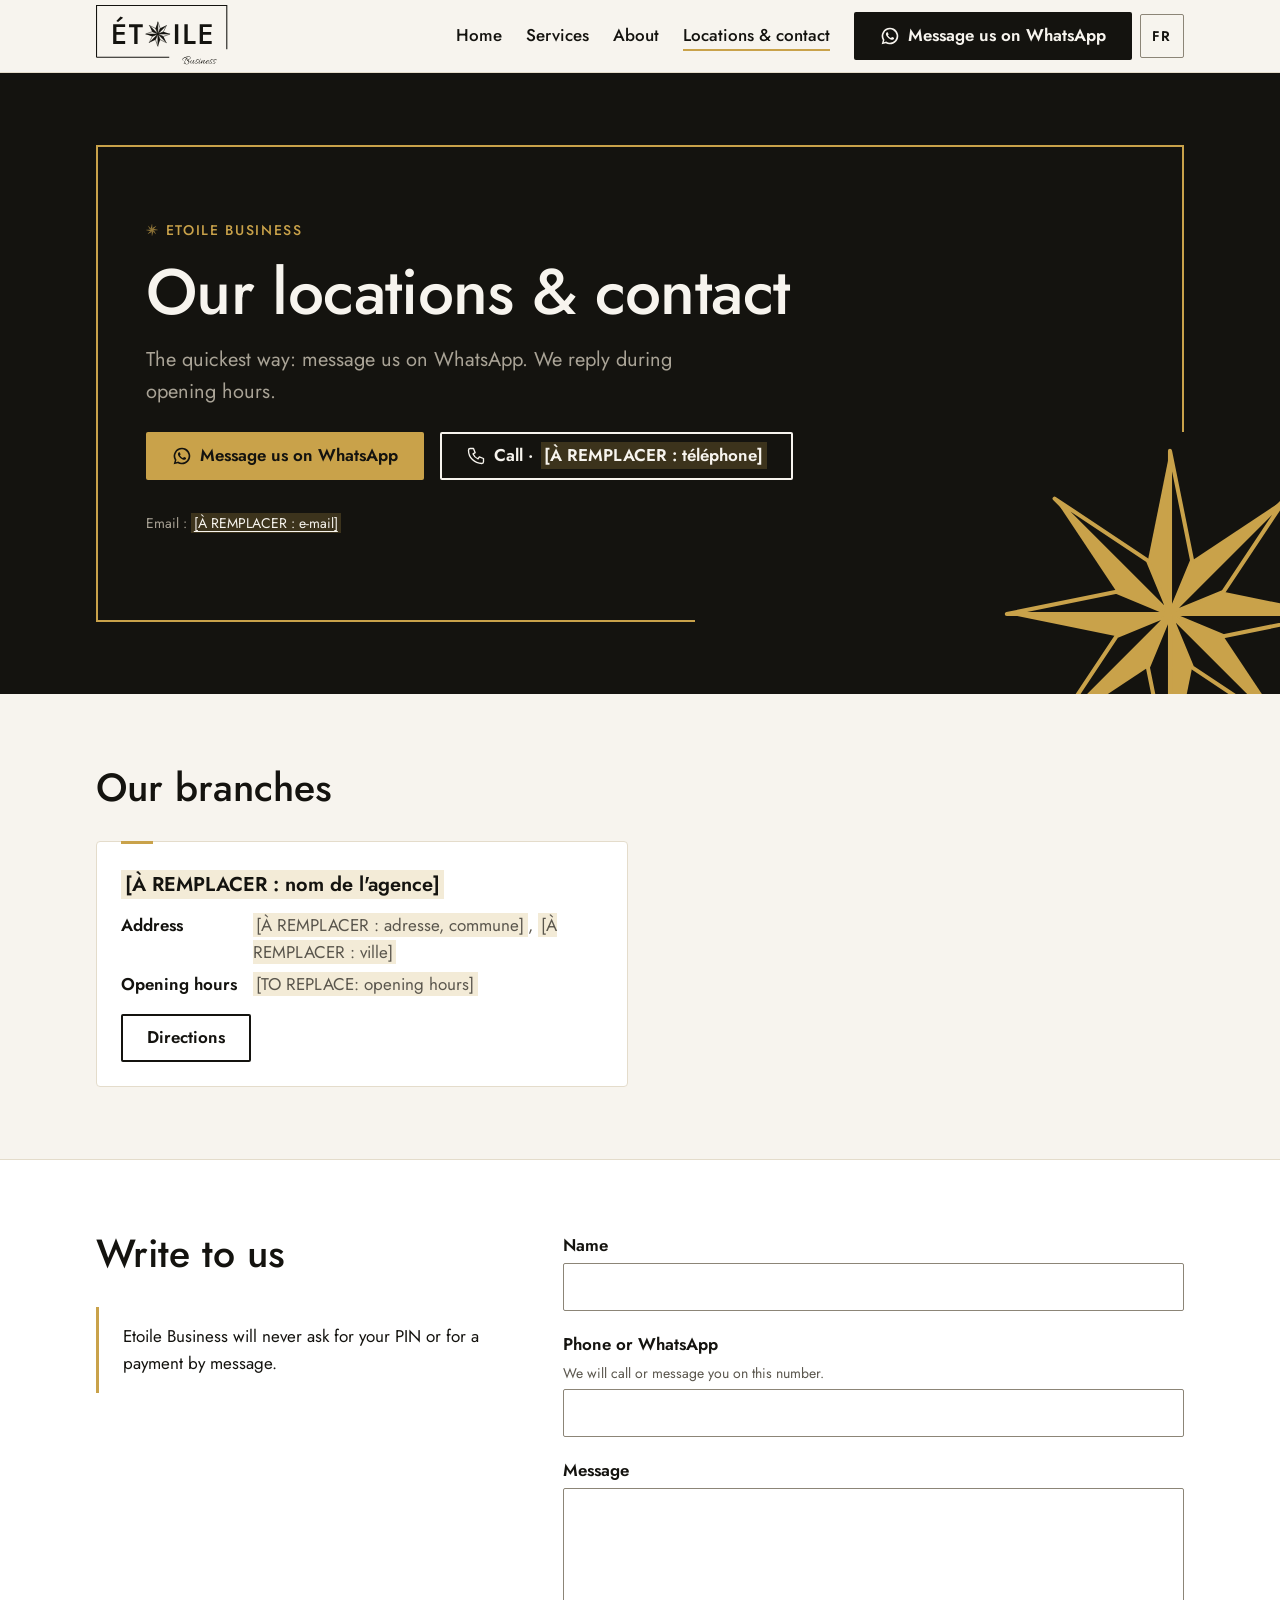
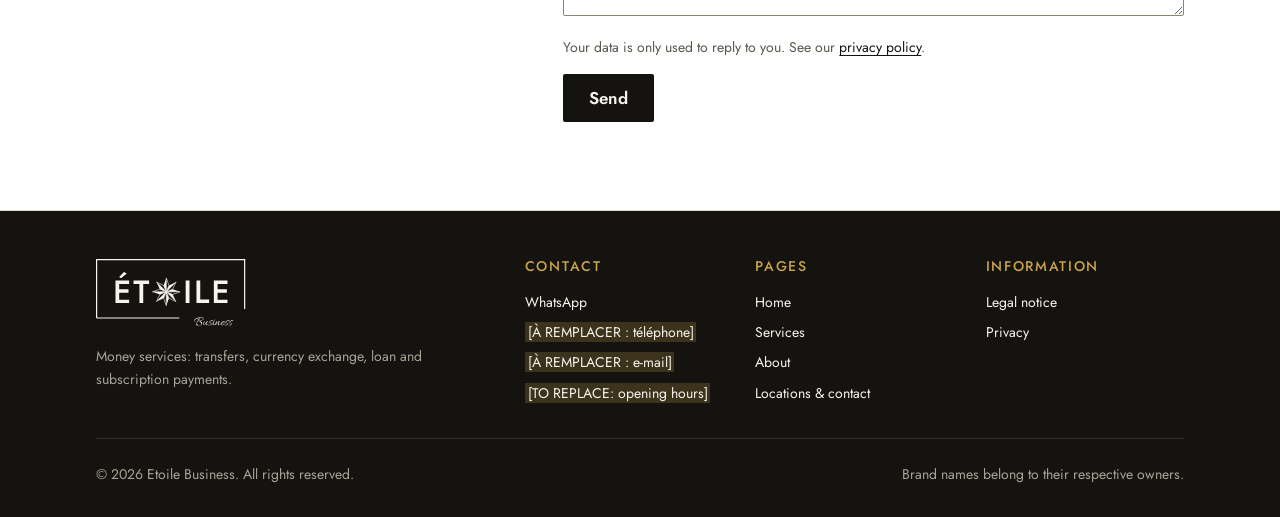
<file: site/en/contact.html>
<!doctype html>
<html lang="en">
<head>
  <meta charset="utf-8">
  <meta name="viewport" content="width=device-width, initial-scale=1">
  <title>Our locations &amp; contact | Etoile Business [À REMPLACER : ville]</title>
  <meta name="description" content="Address, opening hours and contact details of Etoile Business branches in [À REMPLACER : ville]. Message us on WhatsApp or call us.">
  <meta name="robots" content="noindex">
  <link rel="canonical" href="https://www.exemple.com/en/contact.html">
  <link rel="alternate" hreflang="fr" href="https://www.exemple.com/contact.html">
  <link rel="alternate" hreflang="en" href="https://www.exemple.com/en/contact.html">
  <link rel="alternate" hreflang="x-default" href="https://www.exemple.com/contact.html">
  <meta property="og:type" content="website">
  <meta property="og:site_name" content="Etoile Business">
  <meta property="og:locale" content="en_US">
  <meta property="og:title" content="Our locations &amp; contact | Etoile Business [À REMPLACER : ville]">
  <meta property="og:description" content="Address, opening hours and contact details of Etoile Business branches in [À REMPLACER : ville]. Message us on WhatsApp or call us.">
  <meta property="og:url" content="https://www.exemple.com/en/contact.html">
  <meta property="og:image" content="https://www.exemple.com/img/og-image.png">
  <meta name="twitter:card" content="summary_large_image">
  <meta name="theme-color" content="#14130f">
  <link rel="icon" href="../favicon.svg" type="image/svg+xml">
  <link rel="preload" href="../fonts/jost-400.woff2" as="font" type="font/woff2" crossorigin>
  <link rel="preload" href="../fonts/jost-500.woff2" as="font" type="font/woff2" crossorigin>
  <link rel="stylesheet" href="../css/tokens.css">
  <link rel="stylesheet" href="../css/base.css">
  <link rel="stylesheet" href="../css/components.css">
  <script src="../js/main.js" defer></script>
</head><body>
  <a class="skip-link" href="#contenu">Skip to content</a>
  <header class="header">
    <div class="container header__inner">
      <a class="header__logo" href="index.html" aria-label="Etoile Business, home"><picture><source srcset="../img/logo-blanc.svg" media="(prefers-color-scheme: dark)"><img src="../img/logo.svg" alt="" width="132" height="51"></picture></a>
      <div class="header__tools">
        <nav class="nav" aria-label="Main navigation">
          <button class="nav__toggle" type="button" aria-expanded="false" aria-controls="nav-list">Menu</button>
          <ul class="nav__list" id="nav-list">
          <li><a class="nav__link" href="index.html">Home</a></li>
          <li><a class="nav__link" href="services.html">Services</a></li>
          <li><a class="nav__link" href="about.html">About</a></li>
          <li><a class="nav__link" href="contact.html" aria-current="page">Locations & contact</a></li>
            <li><a class="btn btn--primary nav__cta" target="_blank" rel="noopener" href="https://wa.me/243000000000"><svg viewBox="0 0 24 24" fill="currentColor" aria-hidden="true" focusable="false"><path d="M12 2a10 10 0 0 0-8.6 15.1L2 22l5-1.3A10 10 0 1 0 12 2Zm0 18a8 8 0 0 1-4.1-1.1l-.3-.2-3 .8.8-2.9-.2-.3A8 8 0 1 1 12 20Zm4.4-6c-.2-.1-1.4-.7-1.7-.8s-.4-.1-.5.1-.6.8-.8 1-.3.2-.5.1a6.6 6.6 0 0 1-3.3-2.9c-.2-.4.2-.4.7-1.3.1-.2 0-.3 0-.4l-.8-1.8c-.2-.5-.4-.4-.5-.4h-.5a.9.9 0 0 0-.6.3 2.7 2.7 0 0 0-.8 2 4.7 4.7 0 0 0 1 2.5 10.7 10.7 0 0 0 4.1 3.6c1.5.7 2.1.7 2.9.6a2.4 2.4 0 0 0 1.6-1.1 2 2 0 0 0 .1-1.1c0-.1-.2-.2-.4-.3Z"/></svg>Message us on WhatsApp</a></li>
          </ul>
        </nav>
        <a class="lang" href="../contact.html" hreflang="fr" lang="fr" title="Version française"><span aria-hidden="true">FR</span><span class="visually-hidden">Version française</span></a>
      </div>
    </div>
  </header>

  <main id="contenu">
    <section class="hero hero--page inverse">
      <img class="hero__star" src="../img/etoile-or.svg" alt="" width="340" height="340">
      <div class="container">
        <div class="hero__frame">
          <p class="eyebrow">Etoile Business</p>
          <h1>Our locations &amp; contact</h1>
          <p class="lead">The quickest way: message us on WhatsApp. We reply during opening hours.</p><div class="actions"><a class="btn btn--gold" target="_blank" rel="noopener" href="https://wa.me/243000000000"><svg viewBox="0 0 24 24" fill="currentColor" aria-hidden="true" focusable="false"><path d="M12 2a10 10 0 0 0-8.6 15.1L2 22l5-1.3A10 10 0 1 0 12 2Zm0 18a8 8 0 0 1-4.1-1.1l-.3-.2-3 .8.8-2.9-.2-.3A8 8 0 1 1 12 20Zm4.4-6c-.2-.1-1.4-.7-1.7-.8s-.4-.1-.5.1-.6.8-.8 1-.3.2-.5.1a6.6 6.6 0 0 1-3.3-2.9c-.2-.4.2-.4.7-1.3.1-.2 0-.3 0-.4l-.8-1.8c-.2-.5-.4-.4-.5-.4h-.5a.9.9 0 0 0-.6.3 2.7 2.7 0 0 0-.8 2 4.7 4.7 0 0 0 1 2.5 10.7 10.7 0 0 0 4.1 3.6c1.5.7 2.1.7 2.9.6a2.4 2.4 0 0 0 1.6-1.1 2 2 0 0 0 .1-1.1c0-.1-.2-.2-.4-.3Z"/></svg>Message us on WhatsApp</a><a class="btn btn--ghost" href="tel:+243000000000"><svg viewBox="0 0 24 24" fill="none" stroke="currentColor" stroke-width="1.6" stroke-linecap="round" stroke-linejoin="round" aria-hidden="true" focusable="false"><path d="M5 3h4l2 5-2.5 1.5a11 11 0 0 0 6 6L16 13l5 2v4a2 2 0 0 1-2 2A16 16 0 0 1 3 5a2 2 0 0 1 2-2"/></svg>Call · <span class="todo">[À REMPLACER : téléphone]</span></a></div><p class="hero__trust">Email : <a href="mailto:contact@exemple.com"><span class="todo">[À REMPLACER : e-mail]</span></a></p>
        </div>
      </div>
    </section>
    <section class="section" aria-labelledby="agences">
      <div class="container reveal">
        <h2 id="agences">Our branches</h2>
        <div class="grid grid--2" style="margin-top:var(--space-5)">
          <address class="card agency">
            <h3 class="card__title"><span class="todo">[À REMPLACER : nom de l&#x27;agence]</span></h3>
            <dl><dt>Address</dt><dd><span class="todo">[À REMPLACER : adresse, commune]</span>, <span class="todo">[À REMPLACER : ville]</span></dd><dt>Opening hours</dt><dd><span class="todo">[TO REPLACE: opening hours]</span></dd></dl>
            <a class="btn btn--ghost" target="_blank" rel="noopener" href="https://www.openstreetmap.org/">Directions</a>
          </address>
        </div>
      </div>
    </section>
    <section class="section section--alt" aria-labelledby="ecrire">
      <div class="container grid grid--split">
        <div><h2 id="ecrire">Write to us</h2><div class="notice"><p>Etoile Business will never ask for your PIN or for a payment by message.</p></div></div>
        <form class="form" action="https://api.web3forms.com/submit" method="post" novalidate data-form data-messages='{&quot;required&quot;: &quot;This field is required.&quot;, &quot;phone&quot;: &quot;Enter a valid number, e.g. +243 81 000 0000.&quot;, &quot;short&quot;: &quot;Your message is too short.&quot;, &quot;success&quot;: &quot;Thank you, we will get back to you soon.&quot;, &quot;error&quot;: &quot;Sending failed. Please message us on WhatsApp.&quot;}'>
          <div class="form__field"><label class="form__label" for="nom">Name</label><input class="form__input" id="nom" name="nom" autocomplete="name" required maxlength="100" aria-describedby="nom-error"><p class="form__error" id="nom-error" aria-live="polite"></p></div>
          <div class="form__field"><label class="form__label" for="tel">Phone or WhatsApp</label><p class="form__hint" id="tel-hint">We will call or message you on this number.</p><input class="form__input" id="tel" name="telephone" type="tel" autocomplete="tel" inputmode="tel" required maxlength="20" aria-describedby="tel-hint tel-error"><p class="form__error" id="tel-error" aria-live="polite"></p></div>
          <div class="form__field"><label class="form__label" for="message">Message</label><textarea class="form__input" id="message" name="message" required maxlength="2000" aria-describedby="message-error"></textarea><p class="form__error" id="message-error" aria-live="polite"></p></div>
          <input type="hidden" name="access_key" value="[À REMPLACER : clé d&#x27;accès Web3Forms]">
          <input type="hidden" name="subject" value="New message from the Etoile Business website (EN)">
          <input type="hidden" name="from_name" value="Site Etoile Business">
          <div class="form__hp" aria-hidden="true"><label for="botcheck">Do not fill in this field</label><input id="botcheck" name="botcheck" tabindex="-1" autocomplete="off"></div>
          <p class="form__hint">Your data is only used to reply to you. See our <a href="privacy.html">privacy policy</a>.</p>
          <div><button class="btn btn--primary" type="submit">Send</button></div>
          <p class="form__status" role="status" aria-live="polite"></p>
        </form>
      </div>
    </section>
  </main>

  <footer class="footer inverse">
    <div class="container">
      <div class="footer__grid">
        <div>
          <a class="footer__logo" href="index.html" aria-label="Etoile Business, home"><img loading="lazy" src="../img/logo-blanc.svg" alt="" width="150" height="58"></a>
          <p style="margin-top:var(--space-3)">Money services: transfers, currency exchange, loan and subscription payments.</p>
        </div>
        <div><h2>Contact</h2><ul>
          <li><a target="_blank" rel="noopener" href="https://wa.me/243000000000">WhatsApp</a></li>
          <li><a href="tel:+243000000000"><span class="todo">[À REMPLACER : téléphone]</span></a></li>
          <li><a href="mailto:contact@exemple.com"><span class="todo">[À REMPLACER : e-mail]</span></a></li>
          <li><span class="todo">[TO REPLACE: opening hours]</span></li></ul></div>
        <div><h2>Pages</h2><ul><li><a href="index.html">Home</a></li><li><a href="services.html">Services</a></li><li><a href="about.html">About</a></li><li><a href="contact.html">Locations & contact</a></li></ul></div>
        <div><h2>Information</h2><ul><li><a href="legal-notice.html">Legal notice</a></li><li><a href="privacy.html">Privacy</a></li></ul></div>
      </div>
      <div class="footer__bottom">
        <p>© <span data-year>2026</span> Etoile Business. All rights reserved.</p>
        <p>Brand names belong to their respective owners.</p>
      </div>
    </div>
    <a class="wa-float" target="_blank" rel="noopener" href="https://wa.me/243000000000" aria-label="Message Etoile Business on WhatsApp"><svg viewBox="0 0 24 24" fill="currentColor" aria-hidden="true" focusable="false"><path d="M12 2a10 10 0 0 0-8.6 15.1L2 22l5-1.3A10 10 0 1 0 12 2Zm0 18a8 8 0 0 1-4.1-1.1l-.3-.2-3 .8.8-2.9-.2-.3A8 8 0 1 1 12 20Zm4.4-6c-.2-.1-1.4-.7-1.7-.8s-.4-.1-.5.1-.6.8-.8 1-.3.2-.5.1a6.6 6.6 0 0 1-3.3-2.9c-.2-.4.2-.4.7-1.3.1-.2 0-.3 0-.4l-.8-1.8c-.2-.5-.4-.4-.5-.4h-.5a.9.9 0 0 0-.6.3 2.7 2.7 0 0 0-.8 2 4.7 4.7 0 0 0 1 2.5 10.7 10.7 0 0 0 4.1 3.6c1.5.7 2.1.7 2.9.6a2.4 2.4 0 0 0 1.6-1.1 2 2 0 0 0 .1-1.1c0-.1-.2-.2-.4-.3Z"/></svg></a>
  </footer>
</body>
</html>
</file>
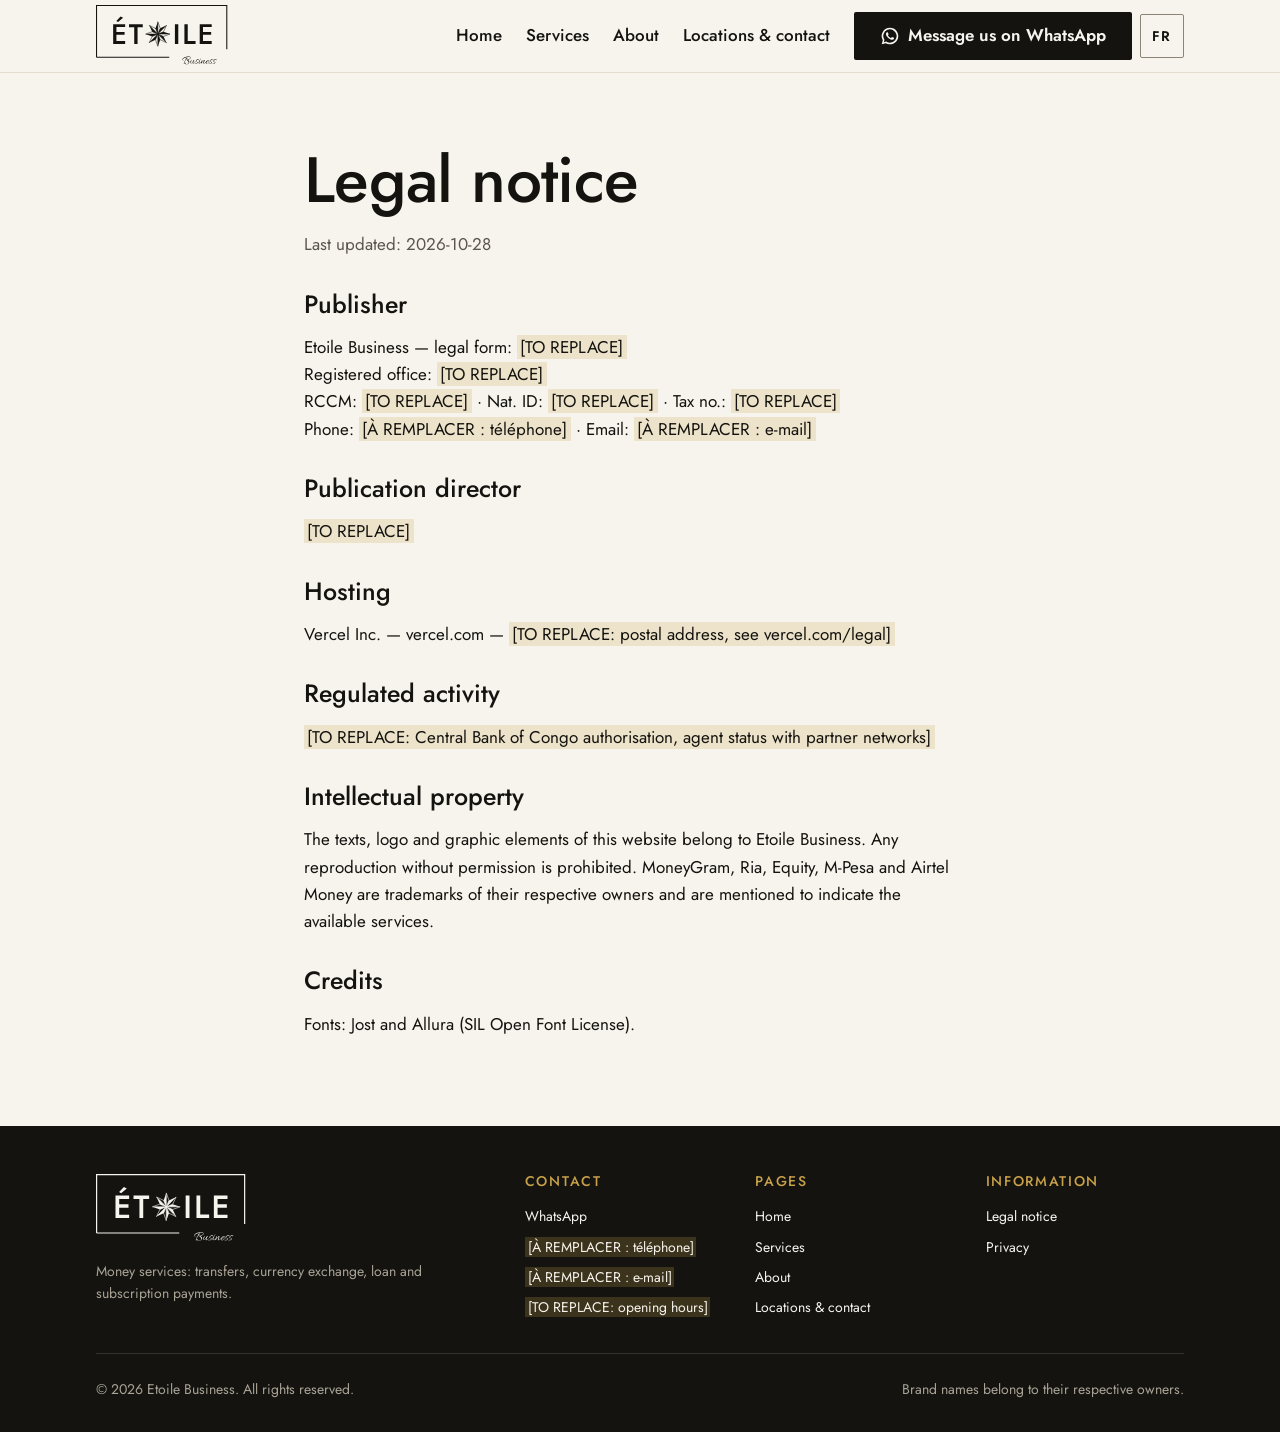
<file: site/en/legal-notice.html>
<!doctype html>
<html lang="en">
<head>
  <meta charset="utf-8">
  <meta name="viewport" content="width=device-width, initial-scale=1">
  <title>Legal notice | Etoile Business</title>
  <meta name="description" content="Legal notice of the Etoile Business website: publisher, host, intellectual property.">
  <meta name="robots" content="noindex">
  <link rel="canonical" href="https://www.exemple.com/en/legal-notice.html">
  <link rel="alternate" hreflang="fr" href="https://www.exemple.com/mentions-legales.html">
  <link rel="alternate" hreflang="en" href="https://www.exemple.com/en/legal-notice.html">
  <link rel="alternate" hreflang="x-default" href="https://www.exemple.com/mentions-legales.html">
  <meta property="og:type" content="website">
  <meta property="og:site_name" content="Etoile Business">
  <meta property="og:locale" content="en_US">
  <meta property="og:title" content="Legal notice | Etoile Business">
  <meta property="og:description" content="Legal notice of the Etoile Business website: publisher, host, intellectual property.">
  <meta property="og:url" content="https://www.exemple.com/en/legal-notice.html">
  <meta property="og:image" content="https://www.exemple.com/img/og-image.png">
  <meta name="twitter:card" content="summary_large_image">
  <meta name="theme-color" content="#14130f">
  <link rel="icon" href="../favicon.svg" type="image/svg+xml">
  <link rel="preload" href="../fonts/jost-400.woff2" as="font" type="font/woff2" crossorigin>
  <link rel="preload" href="../fonts/jost-500.woff2" as="font" type="font/woff2" crossorigin>
  <link rel="stylesheet" href="../css/tokens.css">
  <link rel="stylesheet" href="../css/base.css">
  <link rel="stylesheet" href="../css/components.css">
  <script src="../js/main.js" defer></script>
</head><body>
  <a class="skip-link" href="#contenu">Skip to content</a>
  <header class="header">
    <div class="container header__inner">
      <a class="header__logo" href="index.html" aria-label="Etoile Business, home"><picture><source srcset="../img/logo-blanc.svg" media="(prefers-color-scheme: dark)"><img src="../img/logo.svg" alt="" width="132" height="51"></picture></a>
      <div class="header__tools">
        <nav class="nav" aria-label="Main navigation">
          <button class="nav__toggle" type="button" aria-expanded="false" aria-controls="nav-list">Menu</button>
          <ul class="nav__list" id="nav-list">
          <li><a class="nav__link" href="index.html">Home</a></li>
          <li><a class="nav__link" href="services.html">Services</a></li>
          <li><a class="nav__link" href="about.html">About</a></li>
          <li><a class="nav__link" href="contact.html">Locations & contact</a></li>
            <li><a class="btn btn--primary nav__cta" target="_blank" rel="noopener" href="https://wa.me/243000000000"><svg viewBox="0 0 24 24" fill="currentColor" aria-hidden="true" focusable="false"><path d="M12 2a10 10 0 0 0-8.6 15.1L2 22l5-1.3A10 10 0 1 0 12 2Zm0 18a8 8 0 0 1-4.1-1.1l-.3-.2-3 .8.8-2.9-.2-.3A8 8 0 1 1 12 20Zm4.4-6c-.2-.1-1.4-.7-1.7-.8s-.4-.1-.5.1-.6.8-.8 1-.3.2-.5.1a6.6 6.6 0 0 1-3.3-2.9c-.2-.4.2-.4.7-1.3.1-.2 0-.3 0-.4l-.8-1.8c-.2-.5-.4-.4-.5-.4h-.5a.9.9 0 0 0-.6.3 2.7 2.7 0 0 0-.8 2 4.7 4.7 0 0 0 1 2.5 10.7 10.7 0 0 0 4.1 3.6c1.5.7 2.1.7 2.9.6a2.4 2.4 0 0 0 1.6-1.1 2 2 0 0 0 .1-1.1c0-.1-.2-.2-.4-.3Z"/></svg>Message us on WhatsApp</a></li>
          </ul>
        </nav>
        <a class="lang" href="../mentions-legales.html" hreflang="fr" lang="fr" title="Version française"><span aria-hidden="true">FR</span><span class="visually-hidden">Version française</span></a>
      </div>
    </div>
  </header>

  <main id="contenu">
    <section class="section">
      <div class="container prose">
        <h1>Legal notice</h1>
        <p class="muted">Last updated: 2026-10-28</p>
        <h2>Publisher</h2><p>Etoile Business — legal form: <span class="todo">[TO REPLACE]</span><br>Registered office: <span class="todo">[TO REPLACE]</span><br>RCCM: <span class="todo">[TO REPLACE]</span> · Nat. ID: <span class="todo">[TO REPLACE]</span> · Tax no.: <span class="todo">[TO REPLACE]</span><br>Phone: <span class="todo">[À REMPLACER : téléphone]</span> · Email: <span class="todo">[À REMPLACER : e-mail]</span></p><h2>Publication director</h2><p><span class="todo">[TO REPLACE]</span></p><h2>Hosting</h2><p>Vercel Inc. — vercel.com — <span class="todo">[TO REPLACE: postal address, see vercel.com/legal]</span></p><h2>Regulated activity</h2><p><span class="todo">[TO REPLACE: Central Bank of Congo authorisation, agent status with partner networks]</span></p><h2>Intellectual property</h2><p>The texts, logo and graphic elements of this website belong to Etoile Business. Any reproduction without permission is prohibited. MoneyGram, Ria, Equity, M-Pesa and Airtel Money are trademarks of their respective owners and are mentioned to indicate the available services.</p><h2>Credits</h2><p>Fonts: Jost and Allura (SIL Open Font License).</p>
      </div>
    </section>
  </main>

  <footer class="footer inverse">
    <div class="container">
      <div class="footer__grid">
        <div>
          <a class="footer__logo" href="index.html" aria-label="Etoile Business, home"><img loading="lazy" src="../img/logo-blanc.svg" alt="" width="150" height="58"></a>
          <p style="margin-top:var(--space-3)">Money services: transfers, currency exchange, loan and subscription payments.</p>
        </div>
        <div><h2>Contact</h2><ul>
          <li><a target="_blank" rel="noopener" href="https://wa.me/243000000000">WhatsApp</a></li>
          <li><a href="tel:+243000000000"><span class="todo">[À REMPLACER : téléphone]</span></a></li>
          <li><a href="mailto:contact@exemple.com"><span class="todo">[À REMPLACER : e-mail]</span></a></li>
          <li><span class="todo">[TO REPLACE: opening hours]</span></li></ul></div>
        <div><h2>Pages</h2><ul><li><a href="index.html">Home</a></li><li><a href="services.html">Services</a></li><li><a href="about.html">About</a></li><li><a href="contact.html">Locations & contact</a></li></ul></div>
        <div><h2>Information</h2><ul><li><a href="legal-notice.html">Legal notice</a></li><li><a href="privacy.html">Privacy</a></li></ul></div>
      </div>
      <div class="footer__bottom">
        <p>© <span data-year>2026</span> Etoile Business. All rights reserved.</p>
        <p>Brand names belong to their respective owners.</p>
      </div>
    </div>
    <a class="wa-float" target="_blank" rel="noopener" href="https://wa.me/243000000000" aria-label="Message Etoile Business on WhatsApp"><svg viewBox="0 0 24 24" fill="currentColor" aria-hidden="true" focusable="false"><path d="M12 2a10 10 0 0 0-8.6 15.1L2 22l5-1.3A10 10 0 1 0 12 2Zm0 18a8 8 0 0 1-4.1-1.1l-.3-.2-3 .8.8-2.9-.2-.3A8 8 0 1 1 12 20Zm4.4-6c-.2-.1-1.4-.7-1.7-.8s-.4-.1-.5.1-.6.8-.8 1-.3.2-.5.1a6.6 6.6 0 0 1-3.3-2.9c-.2-.4.2-.4.7-1.3.1-.2 0-.3 0-.4l-.8-1.8c-.2-.5-.4-.4-.5-.4h-.5a.9.9 0 0 0-.6.3 2.7 2.7 0 0 0-.8 2 4.7 4.7 0 0 0 1 2.5 10.7 10.7 0 0 0 4.1 3.6c1.5.7 2.1.7 2.9.6a2.4 2.4 0 0 0 1.6-1.1 2 2 0 0 0 .1-1.1c0-.1-.2-.2-.4-.3Z"/></svg></a>
  </footer>
</body>
</html>
</file>
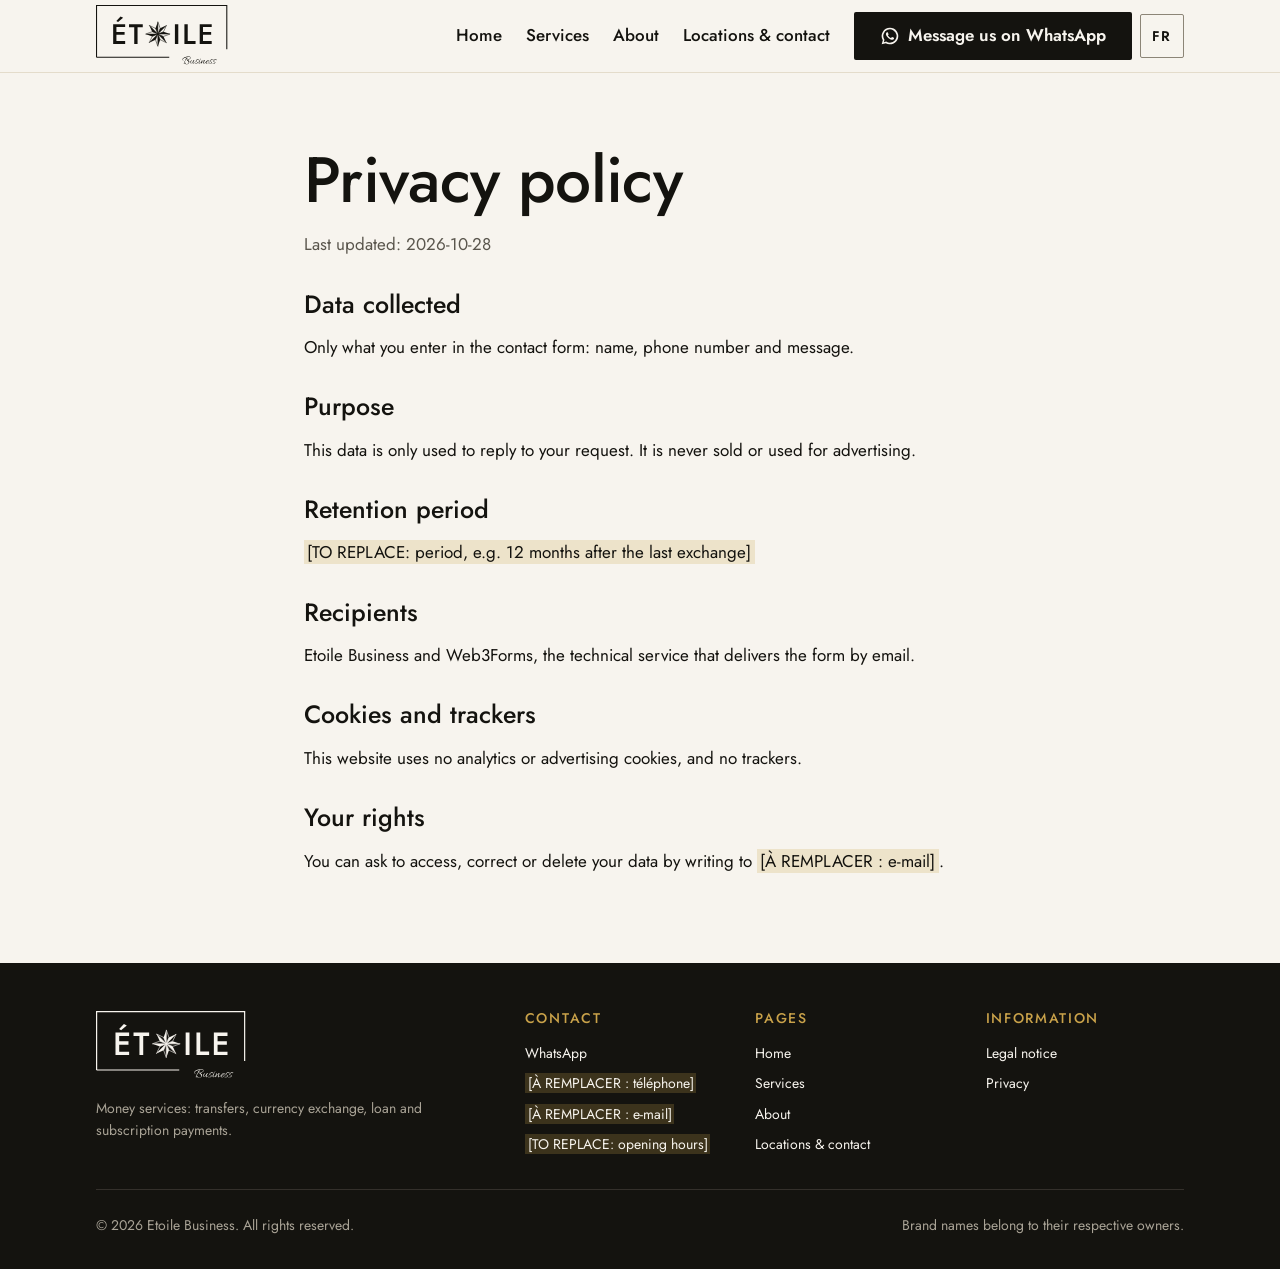
<file: site/en/privacy.html>
<!doctype html>
<html lang="en">
<head>
  <meta charset="utf-8">
  <meta name="viewport" content="width=device-width, initial-scale=1">
  <title>Privacy policy | Etoile Business</title>
  <meta name="description" content="How Etoile Business uses the data sent through the contact form. No cookies or trackers.">
  <meta name="robots" content="noindex">
  <link rel="canonical" href="https://www.exemple.com/en/privacy.html">
  <link rel="alternate" hreflang="fr" href="https://www.exemple.com/confidentialite.html">
  <link rel="alternate" hreflang="en" href="https://www.exemple.com/en/privacy.html">
  <link rel="alternate" hreflang="x-default" href="https://www.exemple.com/confidentialite.html">
  <meta property="og:type" content="website">
  <meta property="og:site_name" content="Etoile Business">
  <meta property="og:locale" content="en_US">
  <meta property="og:title" content="Privacy policy | Etoile Business">
  <meta property="og:description" content="How Etoile Business uses the data sent through the contact form. No cookies or trackers.">
  <meta property="og:url" content="https://www.exemple.com/en/privacy.html">
  <meta property="og:image" content="https://www.exemple.com/img/og-image.png">
  <meta name="twitter:card" content="summary_large_image">
  <meta name="theme-color" content="#14130f">
  <link rel="icon" href="../favicon.svg" type="image/svg+xml">
  <link rel="preload" href="../fonts/jost-400.woff2" as="font" type="font/woff2" crossorigin>
  <link rel="preload" href="../fonts/jost-500.woff2" as="font" type="font/woff2" crossorigin>
  <link rel="stylesheet" href="../css/tokens.css">
  <link rel="stylesheet" href="../css/base.css">
  <link rel="stylesheet" href="../css/components.css">
  <script src="../js/main.js" defer></script>
</head><body>
  <a class="skip-link" href="#contenu">Skip to content</a>
  <header class="header">
    <div class="container header__inner">
      <a class="header__logo" href="index.html" aria-label="Etoile Business, home"><picture><source srcset="../img/logo-blanc.svg" media="(prefers-color-scheme: dark)"><img src="../img/logo.svg" alt="" width="132" height="51"></picture></a>
      <div class="header__tools">
        <nav class="nav" aria-label="Main navigation">
          <button class="nav__toggle" type="button" aria-expanded="false" aria-controls="nav-list">Menu</button>
          <ul class="nav__list" id="nav-list">
          <li><a class="nav__link" href="index.html">Home</a></li>
          <li><a class="nav__link" href="services.html">Services</a></li>
          <li><a class="nav__link" href="about.html">About</a></li>
          <li><a class="nav__link" href="contact.html">Locations & contact</a></li>
            <li><a class="btn btn--primary nav__cta" target="_blank" rel="noopener" href="https://wa.me/243000000000"><svg viewBox="0 0 24 24" fill="currentColor" aria-hidden="true" focusable="false"><path d="M12 2a10 10 0 0 0-8.6 15.1L2 22l5-1.3A10 10 0 1 0 12 2Zm0 18a8 8 0 0 1-4.1-1.1l-.3-.2-3 .8.8-2.9-.2-.3A8 8 0 1 1 12 20Zm4.4-6c-.2-.1-1.4-.7-1.7-.8s-.4-.1-.5.1-.6.8-.8 1-.3.2-.5.1a6.6 6.6 0 0 1-3.3-2.9c-.2-.4.2-.4.7-1.3.1-.2 0-.3 0-.4l-.8-1.8c-.2-.5-.4-.4-.5-.4h-.5a.9.9 0 0 0-.6.3 2.7 2.7 0 0 0-.8 2 4.7 4.7 0 0 0 1 2.5 10.7 10.7 0 0 0 4.1 3.6c1.5.7 2.1.7 2.9.6a2.4 2.4 0 0 0 1.6-1.1 2 2 0 0 0 .1-1.1c0-.1-.2-.2-.4-.3Z"/></svg>Message us on WhatsApp</a></li>
          </ul>
        </nav>
        <a class="lang" href="../confidentialite.html" hreflang="fr" lang="fr" title="Version française"><span aria-hidden="true">FR</span><span class="visually-hidden">Version française</span></a>
      </div>
    </div>
  </header>

  <main id="contenu">
    <section class="section">
      <div class="container prose">
        <h1>Privacy policy</h1>
        <p class="muted">Last updated: 2026-10-28</p>
        <h2>Data collected</h2><p>Only what you enter in the contact form: name, phone number and message.</p><h2>Purpose</h2><p>This data is only used to reply to your request. It is never sold or used for advertising.</p><h2>Retention period</h2><p><span class="todo">[TO REPLACE: period, e.g. 12 months after the last exchange]</span></p><h2>Recipients</h2><p>Etoile Business and Web3Forms, the technical service that delivers the form by email.</p><h2>Cookies and trackers</h2><p>This website uses no analytics or advertising cookies, and no trackers.</p><h2>Your rights</h2><p>You can ask to access, correct or delete your data by writing to <span class="todo">[À REMPLACER : e-mail]</span>.</p>
      </div>
    </section>
  </main>

  <footer class="footer inverse">
    <div class="container">
      <div class="footer__grid">
        <div>
          <a class="footer__logo" href="index.html" aria-label="Etoile Business, home"><img loading="lazy" src="../img/logo-blanc.svg" alt="" width="150" height="58"></a>
          <p style="margin-top:var(--space-3)">Money services: transfers, currency exchange, loan and subscription payments.</p>
        </div>
        <div><h2>Contact</h2><ul>
          <li><a target="_blank" rel="noopener" href="https://wa.me/243000000000">WhatsApp</a></li>
          <li><a href="tel:+243000000000"><span class="todo">[À REMPLACER : téléphone]</span></a></li>
          <li><a href="mailto:contact@exemple.com"><span class="todo">[À REMPLACER : e-mail]</span></a></li>
          <li><span class="todo">[TO REPLACE: opening hours]</span></li></ul></div>
        <div><h2>Pages</h2><ul><li><a href="index.html">Home</a></li><li><a href="services.html">Services</a></li><li><a href="about.html">About</a></li><li><a href="contact.html">Locations & contact</a></li></ul></div>
        <div><h2>Information</h2><ul><li><a href="legal-notice.html">Legal notice</a></li><li><a href="privacy.html">Privacy</a></li></ul></div>
      </div>
      <div class="footer__bottom">
        <p>© <span data-year>2026</span> Etoile Business. All rights reserved.</p>
        <p>Brand names belong to their respective owners.</p>
      </div>
    </div>
    <a class="wa-float" target="_blank" rel="noopener" href="https://wa.me/243000000000" aria-label="Message Etoile Business on WhatsApp"><svg viewBox="0 0 24 24" fill="currentColor" aria-hidden="true" focusable="false"><path d="M12 2a10 10 0 0 0-8.6 15.1L2 22l5-1.3A10 10 0 1 0 12 2Zm0 18a8 8 0 0 1-4.1-1.1l-.3-.2-3 .8.8-2.9-.2-.3A8 8 0 1 1 12 20Zm4.4-6c-.2-.1-1.4-.7-1.7-.8s-.4-.1-.5.1-.6.8-.8 1-.3.2-.5.1a6.6 6.6 0 0 1-3.3-2.9c-.2-.4.2-.4.7-1.3.1-.2 0-.3 0-.4l-.8-1.8c-.2-.5-.4-.4-.5-.4h-.5a.9.9 0 0 0-.6.3 2.7 2.7 0 0 0-.8 2 4.7 4.7 0 0 0 1 2.5 10.7 10.7 0 0 0 4.1 3.6c1.5.7 2.1.7 2.9.6a2.4 2.4 0 0 0 1.6-1.1 2 2 0 0 0 .1-1.1c0-.1-.2-.2-.4-.3Z"/></svg></a>
  </footer>
</body>
</html>
</file>
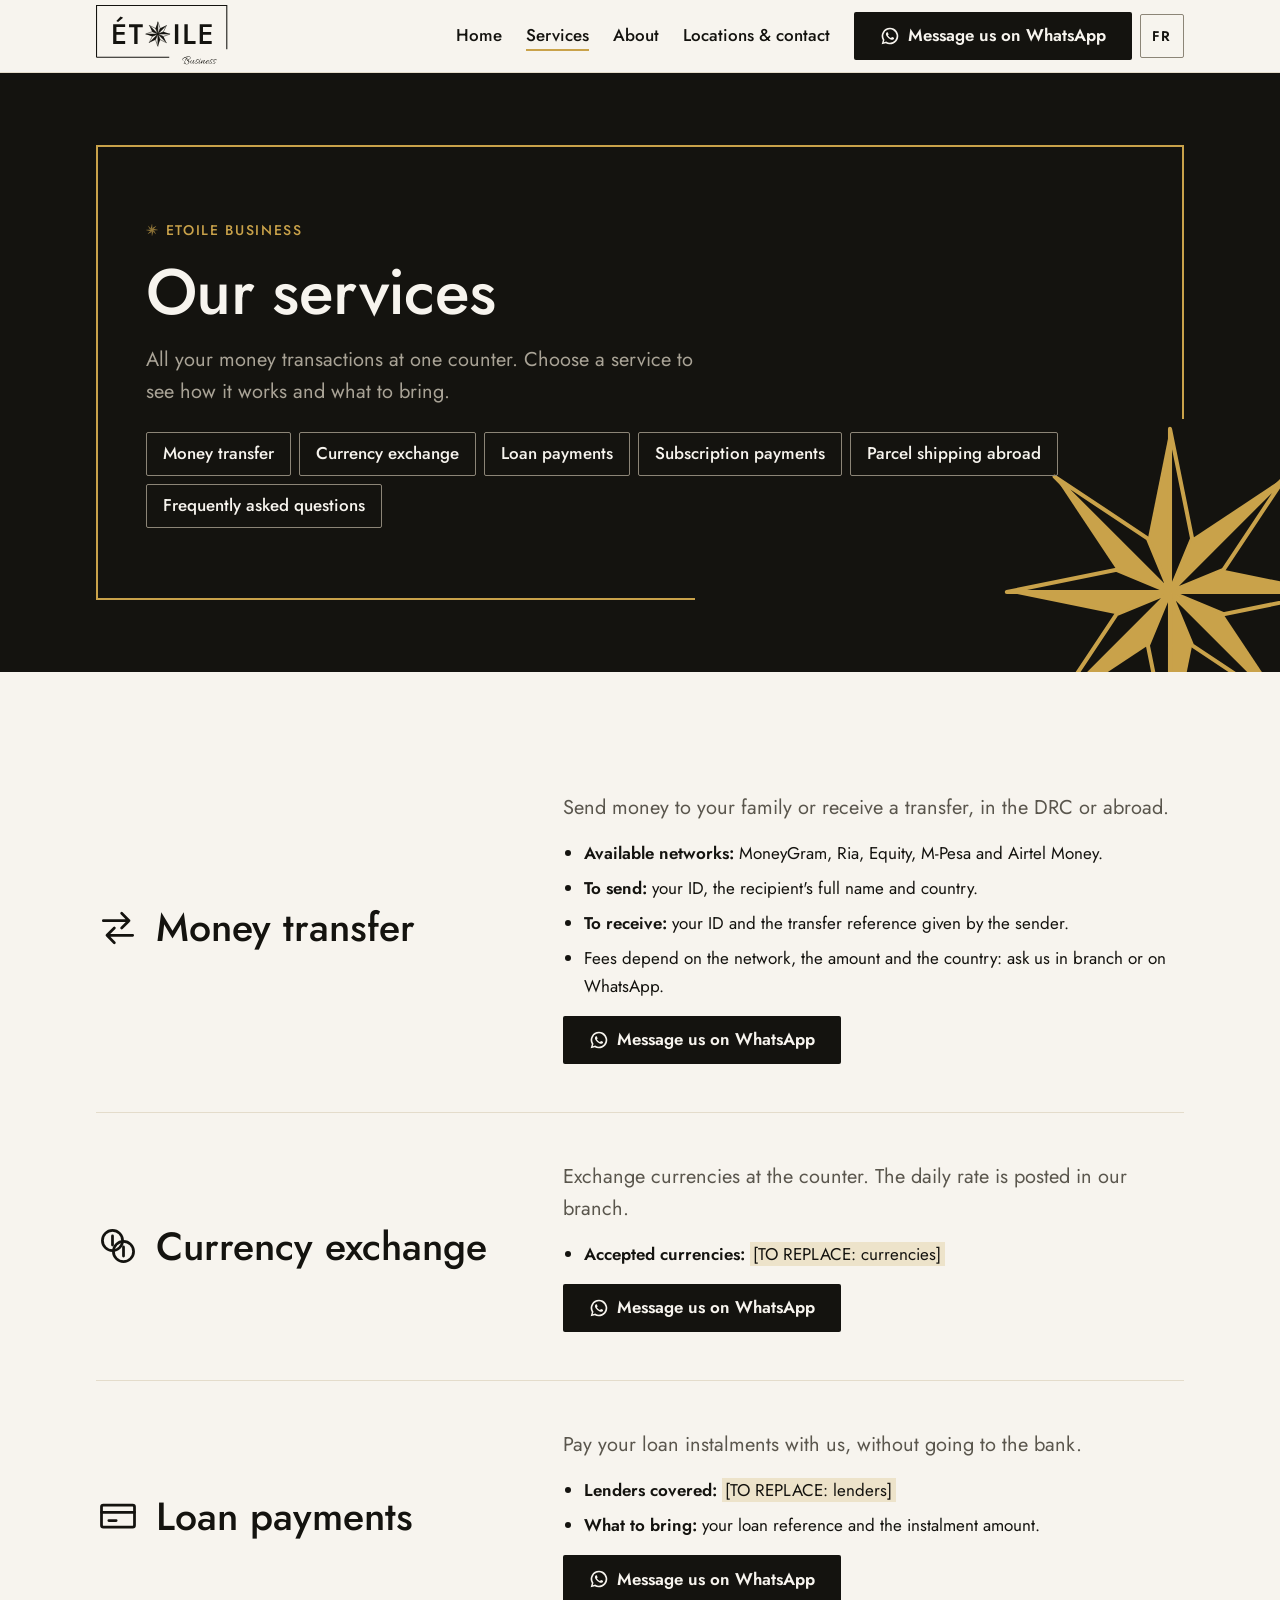
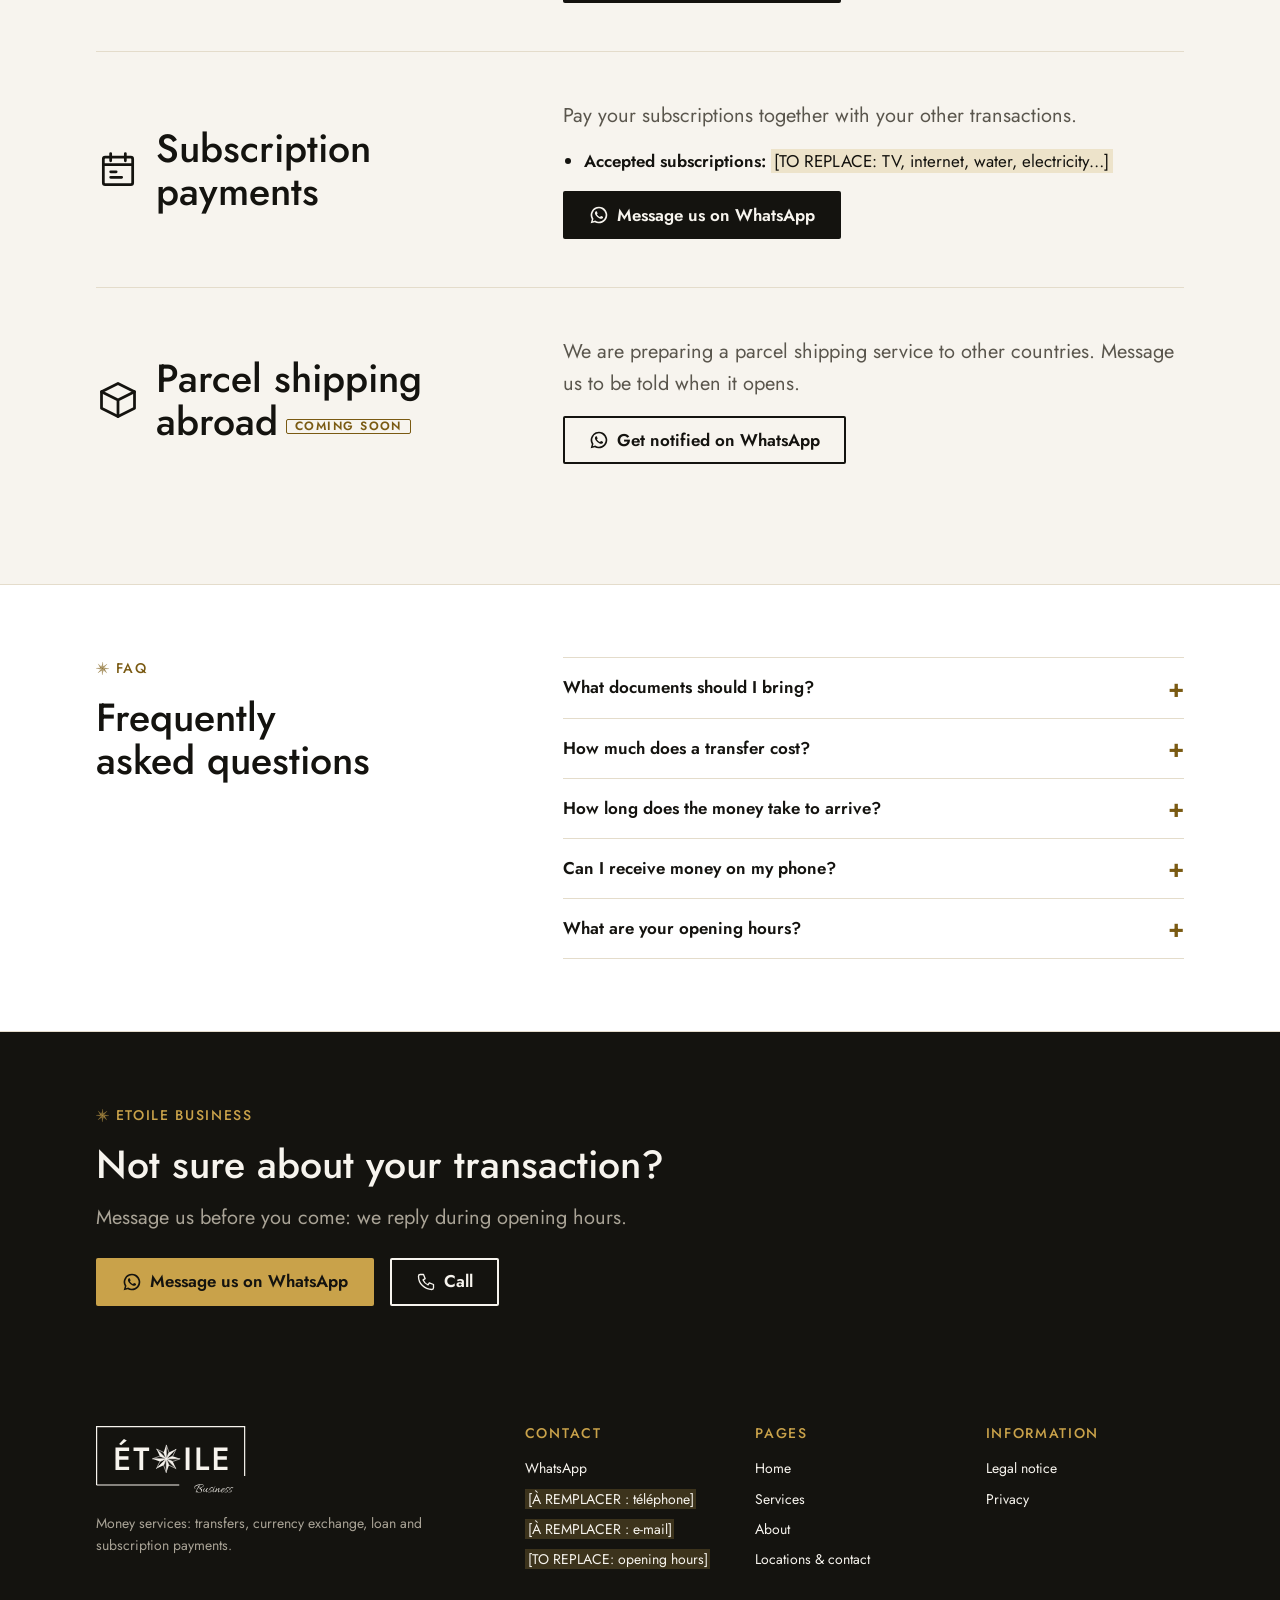
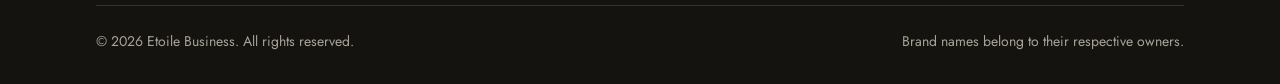
<file: site/en/services.html>
<!doctype html>
<html lang="en">
<head>
  <meta charset="utf-8">
  <meta name="viewport" content="width=device-width, initial-scale=1">
  <title>Services: transfers, exchange, payments | Etoile Business</title>
  <meta name="description" content="Money transfers with MoneyGram, Ria, M-Pesa, Airtel Money, currency exchange, loan and subscription payments in [À REMPLACER : ville]. What to bring.">
  <meta name="robots" content="noindex">
  <link rel="canonical" href="https://www.exemple.com/en/services.html">
  <link rel="alternate" hreflang="fr" href="https://www.exemple.com/services.html">
  <link rel="alternate" hreflang="en" href="https://www.exemple.com/en/services.html">
  <link rel="alternate" hreflang="x-default" href="https://www.exemple.com/services.html">
  <meta property="og:type" content="website">
  <meta property="og:site_name" content="Etoile Business">
  <meta property="og:locale" content="en_US">
  <meta property="og:title" content="Services: transfers, exchange, payments | Etoile Business">
  <meta property="og:description" content="Money transfers with MoneyGram, Ria, M-Pesa, Airtel Money, currency exchange, loan and subscription payments in [À REMPLACER : ville]. What to bring.">
  <meta property="og:url" content="https://www.exemple.com/en/services.html">
  <meta property="og:image" content="https://www.exemple.com/img/og-image.png">
  <meta name="twitter:card" content="summary_large_image">
  <meta name="theme-color" content="#14130f">
  <link rel="icon" href="../favicon.svg" type="image/svg+xml">
  <link rel="preload" href="../fonts/jost-400.woff2" as="font" type="font/woff2" crossorigin>
  <link rel="preload" href="../fonts/jost-500.woff2" as="font" type="font/woff2" crossorigin>
  <link rel="stylesheet" href="../css/tokens.css">
  <link rel="stylesheet" href="../css/base.css">
  <link rel="stylesheet" href="../css/components.css">
  <script src="../js/main.js" defer></script>
</head><body>
  <a class="skip-link" href="#contenu">Skip to content</a>
  <header class="header">
    <div class="container header__inner">
      <a class="header__logo" href="index.html" aria-label="Etoile Business, home"><picture><source srcset="../img/logo-blanc.svg" media="(prefers-color-scheme: dark)"><img src="../img/logo.svg" alt="" width="132" height="51"></picture></a>
      <div class="header__tools">
        <nav class="nav" aria-label="Main navigation">
          <button class="nav__toggle" type="button" aria-expanded="false" aria-controls="nav-list">Menu</button>
          <ul class="nav__list" id="nav-list">
          <li><a class="nav__link" href="index.html">Home</a></li>
          <li><a class="nav__link" href="services.html" aria-current="page">Services</a></li>
          <li><a class="nav__link" href="about.html">About</a></li>
          <li><a class="nav__link" href="contact.html">Locations & contact</a></li>
            <li><a class="btn btn--primary nav__cta" target="_blank" rel="noopener" href="https://wa.me/243000000000"><svg viewBox="0 0 24 24" fill="currentColor" aria-hidden="true" focusable="false"><path d="M12 2a10 10 0 0 0-8.6 15.1L2 22l5-1.3A10 10 0 1 0 12 2Zm0 18a8 8 0 0 1-4.1-1.1l-.3-.2-3 .8.8-2.9-.2-.3A8 8 0 1 1 12 20Zm4.4-6c-.2-.1-1.4-.7-1.7-.8s-.4-.1-.5.1-.6.8-.8 1-.3.2-.5.1a6.6 6.6 0 0 1-3.3-2.9c-.2-.4.2-.4.7-1.3.1-.2 0-.3 0-.4l-.8-1.8c-.2-.5-.4-.4-.5-.4h-.5a.9.9 0 0 0-.6.3 2.7 2.7 0 0 0-.8 2 4.7 4.7 0 0 0 1 2.5 10.7 10.7 0 0 0 4.1 3.6c1.5.7 2.1.7 2.9.6a2.4 2.4 0 0 0 1.6-1.1 2 2 0 0 0 .1-1.1c0-.1-.2-.2-.4-.3Z"/></svg>Message us on WhatsApp</a></li>
          </ul>
        </nav>
        <a class="lang" href="../services.html" hreflang="fr" lang="fr" title="Version française"><span aria-hidden="true">FR</span><span class="visually-hidden">Version française</span></a>
      </div>
    </div>
  </header>

  <main id="contenu">
    <section class="hero hero--page inverse">
      <img class="hero__star" src="../img/etoile-or.svg" alt="" width="340" height="340">
      <div class="container">
        <div class="hero__frame">
          <p class="eyebrow">Etoile Business</p>
          <h1>Our services</h1>
          <p class="lead">All your money transactions at one counter. Choose a service to see how it works and what to bring.</p><nav aria-label="Services list"><ul class="toc"><li><a href="#transfer">Money transfer</a></li><li><a href="#exchange">Currency exchange</a></li><li><a href="#loans">Loan payments</a></li><li><a href="#subscriptions">Subscription payments</a></li><li><a href="#parcels">Parcel shipping abroad</a></li><li><a href="#faq">Frequently asked questions</a></li></ul></nav>
        </div>
      </div>
    </section>
    <section class="section">
      <div class="container">
        <article class="service reveal" id="transfer">
          <div class="service__head"><svg class="" viewBox="0 0 24 24" fill="none" stroke="currentColor" stroke-width="1.5" stroke-linecap="round" stroke-linejoin="round" aria-hidden="true" focusable="false"><path d="M4 8h14M14 4l4 4-4 4M20 16H6M10 12l-4 4 4 4"/></svg><h2>Money transfer</h2></div>
          <div><p class="lead">Send money to your family or receive a transfer, in the DRC or abroad.</p><ul><li><strong>Available networks:</strong> MoneyGram, Ria, Equity, M-Pesa and Airtel Money.</li><li><strong>To send:</strong> your ID, the recipient&#x27;s full name and country.</li><li><strong>To receive:</strong> your ID and the transfer reference given by the sender.</li><li>Fees depend on the network, the amount and the country: ask us in branch or on WhatsApp.</li></ul><a class="btn btn--primary" target="_blank" rel="noopener" href="https://wa.me/243000000000"><svg viewBox="0 0 24 24" fill="currentColor" aria-hidden="true" focusable="false"><path d="M12 2a10 10 0 0 0-8.6 15.1L2 22l5-1.3A10 10 0 1 0 12 2Zm0 18a8 8 0 0 1-4.1-1.1l-.3-.2-3 .8.8-2.9-.2-.3A8 8 0 1 1 12 20Zm4.4-6c-.2-.1-1.4-.7-1.7-.8s-.4-.1-.5.1-.6.8-.8 1-.3.2-.5.1a6.6 6.6 0 0 1-3.3-2.9c-.2-.4.2-.4.7-1.3.1-.2 0-.3 0-.4l-.8-1.8c-.2-.5-.4-.4-.5-.4h-.5a.9.9 0 0 0-.6.3 2.7 2.7 0 0 0-.8 2 4.7 4.7 0 0 0 1 2.5 10.7 10.7 0 0 0 4.1 3.6c1.5.7 2.1.7 2.9.6a2.4 2.4 0 0 0 1.6-1.1 2 2 0 0 0 .1-1.1c0-.1-.2-.2-.4-.3Z"/></svg>Message us on WhatsApp</a></div>
        </article>
        <article class="service reveal" id="exchange">
          <div class="service__head"><svg class="" viewBox="0 0 24 24" fill="none" stroke="currentColor" stroke-width="1.5" stroke-linecap="round" stroke-linejoin="round" aria-hidden="true" focusable="false"><circle cx="9" cy="9" r="5.5"/><circle cx="15" cy="15" r="5.5"/><path d="M9 6.5v5M15 12.5v5"/></svg><h2>Currency exchange</h2></div>
          <div><p class="lead">Exchange currencies at the counter. The daily rate is posted in our branch.</p><ul><li><strong>Accepted currencies:</strong> <span class="todo">[TO REPLACE: currencies]</span></li></ul><a class="btn btn--primary" target="_blank" rel="noopener" href="https://wa.me/243000000000"><svg viewBox="0 0 24 24" fill="currentColor" aria-hidden="true" focusable="false"><path d="M12 2a10 10 0 0 0-8.6 15.1L2 22l5-1.3A10 10 0 1 0 12 2Zm0 18a8 8 0 0 1-4.1-1.1l-.3-.2-3 .8.8-2.9-.2-.3A8 8 0 1 1 12 20Zm4.4-6c-.2-.1-1.4-.7-1.7-.8s-.4-.1-.5.1-.6.8-.8 1-.3.2-.5.1a6.6 6.6 0 0 1-3.3-2.9c-.2-.4.2-.4.7-1.3.1-.2 0-.3 0-.4l-.8-1.8c-.2-.5-.4-.4-.5-.4h-.5a.9.9 0 0 0-.6.3 2.7 2.7 0 0 0-.8 2 4.7 4.7 0 0 0 1 2.5 10.7 10.7 0 0 0 4.1 3.6c1.5.7 2.1.7 2.9.6a2.4 2.4 0 0 0 1.6-1.1 2 2 0 0 0 .1-1.1c0-.1-.2-.2-.4-.3Z"/></svg>Message us on WhatsApp</a></div>
        </article>
        <article class="service reveal" id="loans">
          <div class="service__head"><svg class="" viewBox="0 0 24 24" fill="none" stroke="currentColor" stroke-width="1.5" stroke-linecap="round" stroke-linejoin="round" aria-hidden="true" focusable="false"><rect x="3" y="6" width="18" height="12" rx="1"/><path d="M3 10h18M7 14.5h4"/></svg><h2>Loan payments</h2></div>
          <div><p class="lead">Pay your loan instalments with us, without going to the bank.</p><ul><li><strong>Lenders covered:</strong> <span class="todo">[TO REPLACE: lenders]</span></li><li><strong>What to bring:</strong> your loan reference and the instalment amount.</li></ul><a class="btn btn--primary" target="_blank" rel="noopener" href="https://wa.me/243000000000"><svg viewBox="0 0 24 24" fill="currentColor" aria-hidden="true" focusable="false"><path d="M12 2a10 10 0 0 0-8.6 15.1L2 22l5-1.3A10 10 0 1 0 12 2Zm0 18a8 8 0 0 1-4.1-1.1l-.3-.2-3 .8.8-2.9-.2-.3A8 8 0 1 1 12 20Zm4.4-6c-.2-.1-1.4-.7-1.7-.8s-.4-.1-.5.1-.6.8-.8 1-.3.2-.5.1a6.6 6.6 0 0 1-3.3-2.9c-.2-.4.2-.4.7-1.3.1-.2 0-.3 0-.4l-.8-1.8c-.2-.5-.4-.4-.5-.4h-.5a.9.9 0 0 0-.6.3 2.7 2.7 0 0 0-.8 2 4.7 4.7 0 0 0 1 2.5 10.7 10.7 0 0 0 4.1 3.6c1.5.7 2.1.7 2.9.6a2.4 2.4 0 0 0 1.6-1.1 2 2 0 0 0 .1-1.1c0-.1-.2-.2-.4-.3Z"/></svg>Message us on WhatsApp</a></div>
        </article>
        <article class="service reveal" id="subscriptions">
          <div class="service__head"><svg class="" viewBox="0 0 24 24" fill="none" stroke="currentColor" stroke-width="1.5" stroke-linecap="round" stroke-linejoin="round" aria-hidden="true" focusable="false"><rect x="4" y="5" width="16" height="15" rx="1"/><path d="M4 9h16M8 3v4M16 3v4M8 13h3M8 16h6"/></svg><h2>Subscription payments</h2></div>
          <div><p class="lead">Pay your subscriptions together with your other transactions.</p><ul><li><strong>Accepted subscriptions:</strong> <span class="todo">[TO REPLACE: TV, internet, water, electricity…]</span></li></ul><a class="btn btn--primary" target="_blank" rel="noopener" href="https://wa.me/243000000000"><svg viewBox="0 0 24 24" fill="currentColor" aria-hidden="true" focusable="false"><path d="M12 2a10 10 0 0 0-8.6 15.1L2 22l5-1.3A10 10 0 1 0 12 2Zm0 18a8 8 0 0 1-4.1-1.1l-.3-.2-3 .8.8-2.9-.2-.3A8 8 0 1 1 12 20Zm4.4-6c-.2-.1-1.4-.7-1.7-.8s-.4-.1-.5.1-.6.8-.8 1-.3.2-.5.1a6.6 6.6 0 0 1-3.3-2.9c-.2-.4.2-.4.7-1.3.1-.2 0-.3 0-.4l-.8-1.8c-.2-.5-.4-.4-.5-.4h-.5a.9.9 0 0 0-.6.3 2.7 2.7 0 0 0-.8 2 4.7 4.7 0 0 0 1 2.5 10.7 10.7 0 0 0 4.1 3.6c1.5.7 2.1.7 2.9.6a2.4 2.4 0 0 0 1.6-1.1 2 2 0 0 0 .1-1.1c0-.1-.2-.2-.4-.3Z"/></svg>Message us on WhatsApp</a></div>
        </article>
        <article class="service reveal" id="parcels">
          <div class="service__head"><svg class="" viewBox="0 0 24 24" fill="none" stroke="currentColor" stroke-width="1.5" stroke-linecap="round" stroke-linejoin="round" aria-hidden="true" focusable="false"><path d="M3 7.5 12 3l9 4.5v9L12 21l-9-4.5z"/><path d="M3 7.5 12 12l9-4.5M12 12v9"/></svg><h2>Parcel shipping abroad<span class="badge">Coming soon</span></h2></div>
          <div><p class="lead">We are preparing a parcel shipping service to other countries. Message us to be told when it opens.</p><a class="btn btn--ghost" target="_blank" rel="noopener" href="https://wa.me/243000000000"><svg viewBox="0 0 24 24" fill="currentColor" aria-hidden="true" focusable="false"><path d="M12 2a10 10 0 0 0-8.6 15.1L2 22l5-1.3A10 10 0 1 0 12 2Zm0 18a8 8 0 0 1-4.1-1.1l-.3-.2-3 .8.8-2.9-.2-.3A8 8 0 1 1 12 20Zm4.4-6c-.2-.1-1.4-.7-1.7-.8s-.4-.1-.5.1-.6.8-.8 1-.3.2-.5.1a6.6 6.6 0 0 1-3.3-2.9c-.2-.4.2-.4.7-1.3.1-.2 0-.3 0-.4l-.8-1.8c-.2-.5-.4-.4-.5-.4h-.5a.9.9 0 0 0-.6.3 2.7 2.7 0 0 0-.8 2 4.7 4.7 0 0 0 1 2.5 10.7 10.7 0 0 0 4.1 3.6c1.5.7 2.1.7 2.9.6a2.4 2.4 0 0 0 1.6-1.1 2 2 0 0 0 .1-1.1c0-.1-.2-.2-.4-.3Z"/></svg>Get notified on WhatsApp</a></div>
        </article>
      </div>
    </section>

    <section class="section section--alt" aria-labelledby="faq">
      <div class="container grid grid--split reveal">
        <div><p class="eyebrow">FAQ</p><h2 id="faq">Frequently asked questions</h2></div>
        <div class="faq"><details><summary>What documents should I bring?</summary><p>A valid ID, and to collect money, the transfer reference.</p></details><details><summary>How much does a transfer cost?</summary><p>Fees depend on the network, the amount and the destination country. Ask us for an exact amount on WhatsApp before you come.</p></details><details><summary>How long does the money take to arrive?</summary><p>It depends on the network. <span class="todo">[TO REPLACE: actual times per network]</span></p></details><details><summary>Can I receive money on my phone?</summary><p>Yes, through M-Pesa or Airtel Money.</p></details><details><summary>What are your opening hours?</summary><p><span class="todo">[TO REPLACE: opening hours]</span></p></details></div>
      </div>
    </section>

    <section class="section inverse" aria-labelledby="cta-titre">
      <div class="container reveal">
        <p class="eyebrow">Etoile Business</p>
        <h2 id="cta-titre">Not sure about your transaction?</h2>
        <p class="lead">Message us before you come: we reply during opening hours.</p>
        <div class="actions"><a class="btn btn--gold" target="_blank" rel="noopener" href="https://wa.me/243000000000"><svg viewBox="0 0 24 24" fill="currentColor" aria-hidden="true" focusable="false"><path d="M12 2a10 10 0 0 0-8.6 15.1L2 22l5-1.3A10 10 0 1 0 12 2Zm0 18a8 8 0 0 1-4.1-1.1l-.3-.2-3 .8.8-2.9-.2-.3A8 8 0 1 1 12 20Zm4.4-6c-.2-.1-1.4-.7-1.7-.8s-.4-.1-.5.1-.6.8-.8 1-.3.2-.5.1a6.6 6.6 0 0 1-3.3-2.9c-.2-.4.2-.4.7-1.3.1-.2 0-.3 0-.4l-.8-1.8c-.2-.5-.4-.4-.5-.4h-.5a.9.9 0 0 0-.6.3 2.7 2.7 0 0 0-.8 2 4.7 4.7 0 0 0 1 2.5 10.7 10.7 0 0 0 4.1 3.6c1.5.7 2.1.7 2.9.6a2.4 2.4 0 0 0 1.6-1.1 2 2 0 0 0 .1-1.1c0-.1-.2-.2-.4-.3Z"/></svg>Message us on WhatsApp</a><a class="btn btn--ghost" href="tel:+243000000000"><svg viewBox="0 0 24 24" fill="none" stroke="currentColor" stroke-width="1.6" stroke-linecap="round" stroke-linejoin="round" aria-hidden="true" focusable="false"><path d="M5 3h4l2 5-2.5 1.5a11 11 0 0 0 6 6L16 13l5 2v4a2 2 0 0 1-2 2A16 16 0 0 1 3 5a2 2 0 0 1 2-2"/></svg>Call</a></div>
      </div>
    </section>
  </main>

  <footer class="footer inverse">
    <div class="container">
      <div class="footer__grid">
        <div>
          <a class="footer__logo" href="index.html" aria-label="Etoile Business, home"><img loading="lazy" src="../img/logo-blanc.svg" alt="" width="150" height="58"></a>
          <p style="margin-top:var(--space-3)">Money services: transfers, currency exchange, loan and subscription payments.</p>
        </div>
        <div><h2>Contact</h2><ul>
          <li><a target="_blank" rel="noopener" href="https://wa.me/243000000000">WhatsApp</a></li>
          <li><a href="tel:+243000000000"><span class="todo">[À REMPLACER : téléphone]</span></a></li>
          <li><a href="mailto:contact@exemple.com"><span class="todo">[À REMPLACER : e-mail]</span></a></li>
          <li><span class="todo">[TO REPLACE: opening hours]</span></li></ul></div>
        <div><h2>Pages</h2><ul><li><a href="index.html">Home</a></li><li><a href="services.html">Services</a></li><li><a href="about.html">About</a></li><li><a href="contact.html">Locations & contact</a></li></ul></div>
        <div><h2>Information</h2><ul><li><a href="legal-notice.html">Legal notice</a></li><li><a href="privacy.html">Privacy</a></li></ul></div>
      </div>
      <div class="footer__bottom">
        <p>© <span data-year>2026</span> Etoile Business. All rights reserved.</p>
        <p>Brand names belong to their respective owners.</p>
      </div>
    </div>
    <a class="wa-float" target="_blank" rel="noopener" href="https://wa.me/243000000000" aria-label="Message Etoile Business on WhatsApp"><svg viewBox="0 0 24 24" fill="currentColor" aria-hidden="true" focusable="false"><path d="M12 2a10 10 0 0 0-8.6 15.1L2 22l5-1.3A10 10 0 1 0 12 2Zm0 18a8 8 0 0 1-4.1-1.1l-.3-.2-3 .8.8-2.9-.2-.3A8 8 0 1 1 12 20Zm4.4-6c-.2-.1-1.4-.7-1.7-.8s-.4-.1-.5.1-.6.8-.8 1-.3.2-.5.1a6.6 6.6 0 0 1-3.3-2.9c-.2-.4.2-.4.7-1.3.1-.2 0-.3 0-.4l-.8-1.8c-.2-.5-.4-.4-.5-.4h-.5a.9.9 0 0 0-.6.3 2.7 2.7 0 0 0-.8 2 4.7 4.7 0 0 0 1 2.5 10.7 10.7 0 0 0 4.1 3.6c1.5.7 2.1.7 2.9.6a2.4 2.4 0 0 0 1.6-1.1 2 2 0 0 0 .1-1.1c0-.1-.2-.2-.4-.3Z"/></svg></a>
  </footer>
</body>
</html>
</file>
<file: site/css/tokens.css>
/* ==========================================================
   TOKENS — Etoile Business. Seule source des valeurs de design.
   Palette : papier, encre, or (étoile). Contrastes vérifiés WCAG AA.
   ========================================================== */
@font-face { font-family: "Jost"; src: url("../fonts/jost-400.woff2") format("woff2"); font-weight: 400; font-style: normal; font-display: swap; }
@font-face { font-family: "Jost"; src: url("../fonts/jost-500.woff2") format("woff2"); font-weight: 500; font-style: normal; font-display: swap; }
@font-face { font-family: "Jost"; src: url("../fonts/jost-600.woff2") format("woff2"); font-weight: 600; font-style: normal; font-display: swap; }

:root {
  /* Couleurs */
  --color-bg: #f7f4ee;             /* papier */
  --color-surface: #ffffff;
  --color-text: #14130f;           /* encre — 16.9:1 sur papier */
  --color-text-muted: #5a564d;     /* 6.7:1 sur papier */
  --color-primary: #14130f;        /* CTA = encre, comme le logo */
  --color-primary-hover: #2e2b24;
  --color-on-primary: #f7f4ee;
  --color-accent: #c9a24a;         /* or — décor et texte sur fond encre uniquement (7.8:1) */
  --color-accent-text: #7a5a12;    /* or foncé — texte sur fond clair (5.8:1) */
  --color-border: #e4dccb;         /* filets décoratifs */
  --color-border-strong: #8c8577;  /* bords de champs (3.3:1) */
  --color-focus: #7a5a12;
  --color-error: #b3261e;

  /* Bandeaux sombres (hero, CTA final, pied de page) */
  --color-inverse-bg: #14130f;
  --color-inverse-text: #f7f4ee;
  --color-inverse-muted: #a9a396;  /* 7.4:1 sur encre */
  --color-inverse-focus: #c9a24a;

  /* Typographie : une seule famille, géométrique comme le logo */
  --font-heading: "Jost", "Futura", "Century Gothic", system-ui, sans-serif;
  --font-body: "Jost", system-ui, -apple-system, "Segoe UI", Roboto, sans-serif;
  --fw-regular: 400;
  --fw-medium: 500;
  --fw-semibold: 600;
  --fs-sm: 0.875rem;
  --fs-base: 1.0625rem;
  --fs-md: 1.25rem;
  --fs-lg: 1.5625rem;
  --fs-xl: clamp(1.75rem, 1.3rem + 2vw, 2.45rem);
  --fs-2xl: clamp(2.3rem, 1.5rem + 4vw, 4rem);
  --lh-tight: 1.1;
  --lh-base: 1.6;
  --tracking-caps: 0.12em;         /* surtitres en capitales, écho du logo */

  /* Espacements (grille de 8) */
  --space-1: 0.25rem;
  --space-2: 0.5rem;
  --space-3: 1rem;
  --space-4: 1.5rem;
  --space-5: 2rem;
  --space-6: 3rem;
  --space-7: 4.5rem;
  --space-8: 6rem;

  /* Mise en page */
  --container: 72rem;
  --gutter: 1rem;

  /* Formes : angles nets et filets fins, comme le cadre du logo */
  --radius-sm: 2px;
  --radius-md: 4px;
  --radius-lg: 8px;
  --border-frame: 2px solid currentColor;
  --shadow-sm: none;
  --shadow-md: 0 12px 32px rgb(20 19 15 / 0.10);

  /* Mouvement */
  --transition: 180ms ease;
}

@media (prefers-color-scheme: dark) {
  :root:not([data-theme="light"]) {
    --color-bg: #14130f;
    --color-surface: #1e1c17;
    --color-text: #f7f4ee;
    --color-text-muted: #a9a396;
    --color-primary: #c9a24a;
    --color-primary-hover: #dbb862;
    --color-on-primary: #14130f;
    --color-accent-text: #c9a24a;
    --color-border: #34302b;
    --color-border-strong: #7d776b;
    --color-focus: #c9a24a;
    --color-inverse-bg: #0b0a08;
  }
}
:root[data-theme="dark"] {
  --color-bg: #14130f;
  --color-surface: #1e1c17;
  --color-text: #f7f4ee;
  --color-text-muted: #a9a396;
  --color-primary: #c9a24a;
  --color-primary-hover: #dbb862;
  --color-on-primary: #14130f;
  --color-accent-text: #c9a24a;
  --color-border: #34302b;
  --color-border-strong: #7d776b;
  --color-focus: #c9a24a;
  --color-inverse-bg: #0b0a08;
}

@media (min-width: 768px) {
  :root { --gutter: 2rem; }
}
</file>
<file: site/css/base.css>
/* BASE — reset léger, typographie, mise en page */
*, *::before, *::after { box-sizing: border-box; }
html { -webkit-text-size-adjust: 100%; scroll-behavior: smooth; scroll-padding-top: 5rem; }
body {
  margin: 0;
  background: var(--color-bg);
  color: var(--color-text);
  font-family: var(--font-body);
  font-size: var(--fs-base);
  font-weight: var(--fw-regular);
  line-height: var(--lh-base);
  overflow-x: hidden;
}
img, svg, video { display: block; max-width: 100%; height: auto; }
h1, h2, h3 {
  font-family: var(--font-heading);
  font-weight: var(--fw-medium);
  line-height: var(--lh-tight);
  margin: 0 0 var(--space-3);
  text-wrap: balance;
}
h1 { font-size: var(--fs-2xl); letter-spacing: -0.01em; }
h2 { font-size: var(--fs-xl); }
h3 { font-size: var(--fs-md); font-weight: var(--fw-semibold); }
p { margin: 0 0 var(--space-3); max-width: 65ch; }
a { color: var(--color-text); text-underline-offset: 3px; }
a:hover { color: var(--color-accent-text); }
:focus-visible { outline: 3px solid var(--color-focus); outline-offset: 3px; border-radius: 2px; }

.container { width: 100%; max-width: var(--container); margin-inline: auto; padding-inline: var(--gutter); }
.section { padding-block: var(--space-7); }
.section--alt { background: var(--color-surface); border-block: 1px solid var(--color-border); }
.eyebrow { display: block; font-size: var(--fs-sm); text-transform: uppercase; letter-spacing: var(--tracking-caps); color: var(--color-accent-text); font-weight: var(--fw-medium); margin-bottom: var(--space-3); }
.eyebrow::before { content: ""; display: inline-block; vertical-align: -0.1em; margin-right: 0.5em; width: 0.9em; height: 0.9em; background: currentColor; -webkit-mask: url("../img/etoile.svg") center / contain no-repeat; mask: url("../img/etoile.svg") center / contain no-repeat; flex: none; }
.lead { font-size: var(--fs-md); color: var(--color-text-muted); }
.muted { color: var(--color-text-muted); }
.grid { display: grid; gap: var(--space-4); }
@media (min-width: 768px) {
  .grid--2 { grid-template-columns: repeat(2, 1fr); }
  .grid--3 { grid-template-columns: repeat(3, 1fr); }
  .grid--split { grid-template-columns: 5fr 7fr; align-items: start; }
}
@media (min-width: 1024px) {
  .grid--4 { grid-template-columns: repeat(4, 1fr); }
}
@media (min-width: 768px) and (max-width: 1023px) {
  .grid--4 { grid-template-columns: repeat(2, 1fr); }
}

.skip-link { position: absolute; left: var(--space-3); top: -100px; background: var(--color-primary); color: var(--color-on-primary); padding: var(--space-2) var(--space-3); z-index: 100; border-radius: var(--radius-sm); }
.skip-link:focus { top: var(--space-3); color: var(--color-on-primary); }
.visually-hidden { position: absolute !important; width: 1px; height: 1px; overflow: hidden; clip: rect(0 0 0 0); white-space: nowrap; }
.todo { background: color-mix(in srgb, var(--color-accent) 22%, transparent); padding-inline: 0.2em; }

@media (prefers-reduced-motion: reduce) {
  *, *::before, *::after { animation: none !important; transition: none !important; scroll-behavior: auto !important; }
}
</file>
<file: site/css/components.css>
/* COMPONENTS — convention BEM (bloc__element--modificateur) */

/* En-tête */
.header { position: sticky; top: 0; z-index: 50; background: var(--color-bg); border-bottom: 1px solid var(--color-border); }
.header__inner { display: flex; align-items: center; justify-content: space-between; gap: var(--space-3); min-height: 4.5rem; }
.header__logo { display: block; flex: none; }
.header__logo img { width: 132px; }
.header__tools { display: flex; align-items: center; gap: var(--space-2); }

/* Navigation */
.nav__toggle { display: inline-flex; align-items: center; gap: var(--space-2); min-height: 44px; padding: 0 var(--space-3); background: none; border: 1.5px solid var(--color-text); border-radius: var(--radius-sm); color: var(--color-text); font: inherit; font-weight: var(--fw-medium); cursor: pointer; }
.nav__list { list-style: none; margin: 0; display: none; position: absolute; left: 0; right: 0; top: 100%; background: var(--color-bg); border-bottom: 1px solid var(--color-border); flex-direction: column; padding: var(--space-3) var(--gutter) var(--space-4); }
.nav__list.is-open { display: flex; }
.nav__link { display: block; padding: var(--space-2) 0; color: var(--color-text); text-decoration: none; font-weight: var(--fw-medium); }
.nav__link:hover { color: var(--color-accent-text); }
.nav__link[aria-current="page"] { text-decoration: underline; text-decoration-color: var(--color-accent); text-decoration-thickness: 2px; text-underline-offset: 8px; }
.nav__cta { display: none; }
.lang { display: inline-flex; align-items: center; justify-content: center; min-width: 44px; min-height: 44px; font-size: var(--fs-sm); font-weight: var(--fw-semibold); letter-spacing: var(--tracking-caps); color: var(--color-text); text-decoration: none; border: 1.5px solid var(--color-border-strong); border-radius: var(--radius-sm); }
.lang:hover { border-color: var(--color-text); color: var(--color-text); }
@media (min-width: 960px) {
  .nav__toggle { display: none; }
  .nav__list { display: flex; position: static; flex-direction: row; gap: var(--space-4); padding: 0; border: 0; background: none; align-items: center; }
  .nav__cta { display: inline-flex; }
}

/* Boutons */
.btn { display: inline-flex; align-items: center; justify-content: center; gap: var(--space-2); min-height: 48px; padding: 0 var(--space-4); border-radius: var(--radius-sm); border: 2px solid transparent; font: inherit; font-weight: var(--fw-semibold); text-decoration: none; cursor: pointer; transition: background var(--transition), color var(--transition), border-color var(--transition); }
.btn svg { width: 20px; height: 20px; flex: none; }
.btn--primary { background: var(--color-primary); color: var(--color-on-primary); }
.btn--primary:hover { background: var(--color-primary-hover); color: var(--color-on-primary); }
.btn--ghost { border-color: currentColor; color: var(--color-text); background: transparent; }
.btn--ghost:hover { background: var(--color-text); color: var(--color-bg); }
.btn--gold { background: var(--color-accent); color: var(--color-inverse-bg); }
.btn--gold:hover { background: transparent; border-color: var(--color-accent); color: var(--color-inverse-text); }
.actions { display: flex; flex-wrap: wrap; gap: var(--space-3); margin-top: var(--space-4); }

/* Bandeaux sombres */
.inverse { background: var(--color-inverse-bg); color: var(--color-inverse-text); }
.inverse .eyebrow { color: var(--color-accent); }
.inverse .lead, .inverse .muted, .inverse p { color: var(--color-inverse-muted); }
.inverse a:not(.btn) { color: var(--color-inverse-text); }
.inverse .btn--ghost { color: var(--color-inverse-text); }
.inverse .btn--ghost:hover { background: var(--color-inverse-text); color: var(--color-inverse-bg); }
.inverse :focus-visible { outline-color: var(--color-inverse-focus); }

/* Hero avec cadre ouvert (motif du logo) */
.hero { position: relative; overflow: hidden; padding-block: var(--space-6) var(--space-7); }
.hero__frame { position: relative; z-index: 1; padding: var(--space-5) var(--space-4); border-top: 2px solid var(--color-accent); border-left: 2px solid var(--color-accent); }
.hero__frame::after { content: ""; position: absolute; right: 0; top: 0; height: 60%; border-right: 2px solid var(--color-accent); }
.hero__frame::before { content: ""; position: absolute; left: 0; bottom: 0; width: 55%; border-bottom: 2px solid var(--color-accent); }
.hero h1 { max-width: 15ch; }
.hero .lead { max-width: 36rem; }
.hero__star { position: absolute; z-index: 0; width: 150px; top: var(--space-3); right: -50px; opacity: 0.45; }
.hero__trust { margin-top: var(--space-5); font-size: var(--fs-sm); }
.hero--page { padding-block: var(--space-6); }
.hero--page h1 { max-width: 22ch; }
@media (min-width: 768px) {
  .hero { padding-block: var(--space-8); }
  .hero__frame { padding: var(--space-7) var(--space-6); }
  .hero__star { width: 340px; top: auto; bottom: -90px; right: -60px; opacity: 1; }
  .hero--page { padding-block: var(--space-7); }
}

/* Cartes */
.card { position: relative; background: var(--color-surface); border: 1px solid var(--color-border); border-radius: var(--radius-md); padding: var(--space-5) var(--space-4) var(--space-4); }
.card::before { content: ""; position: absolute; left: var(--space-4); top: -1px; width: 32px; height: 3px; background: var(--color-accent); }
.card__icon { width: 36px; height: 36px; margin-bottom: var(--space-3); color: var(--color-text); }
.card__title { margin-bottom: var(--space-2); }
.card p { color: var(--color-text-muted); margin: 0; }
.card--soon { border-style: dashed; }
.badge { display: inline-block; vertical-align: middle; font-size: 0.75rem; font-weight: var(--fw-semibold); letter-spacing: var(--tracking-caps); text-transform: uppercase; border: 1.5px solid var(--color-accent-text); color: var(--color-accent-text); padding: 0 var(--space-2); margin-left: var(--space-2); border-radius: var(--radius-sm); }
.more { display: inline-flex; margin-top: var(--space-5); font-weight: var(--fw-semibold); }

/* Réseaux partenaires */
.networks { list-style: none; margin: var(--space-4) 0 0; padding: 0; display: flex; flex-wrap: wrap; gap: var(--space-2) var(--space-3); }
.networks li { font-size: var(--fs-md); font-weight: var(--fw-medium); padding: var(--space-2) var(--space-3); border: 1px solid var(--color-border-strong); border-radius: var(--radius-sm); }

/* Étapes */
.steps { counter-reset: s; list-style: none; padding: 0; margin: 0; }
.steps li { counter-increment: s; display: grid; grid-template-columns: 3.5rem 1fr; gap: var(--space-3); padding: var(--space-4) 0; border-top: 1px solid var(--color-border); }
.steps li:last-child { border-bottom: 1px solid var(--color-border); }
.steps li::before { content: counter(s, decimal-leading-zero); font: var(--fw-medium) var(--fs-lg)/1 var(--font-heading); color: var(--color-accent-text); }
.steps h3 { margin-bottom: var(--space-1); }
.steps p { margin: 0; color: var(--color-text-muted); }

/* Bloc service (page Services) */
.toc { display: flex; flex-wrap: wrap; gap: var(--space-2); list-style: none; margin: var(--space-4) 0 0; padding: 0; }
.toc a { display: inline-flex; align-items: center; min-height: 44px; padding: 0 var(--space-3); border: 1px solid var(--color-border-strong); border-radius: var(--radius-sm); text-decoration: none; font-weight: var(--fw-medium); }
.toc a:hover { border-color: var(--color-text); color: var(--color-text); }
.service { display: grid; gap: var(--space-4); padding-block: var(--space-6); border-top: 1px solid var(--color-border); }
.service:first-child { border-top: 0; }
.service__head { display: flex; align-items: center; gap: var(--space-3); }
.service__head svg { width: 44px; height: 44px; flex: none; }
.service__head h2 { margin: 0; }
.service ul { margin: 0 0 var(--space-3); padding-left: 1.2em; }
.service li { margin-bottom: var(--space-2); }
@media (min-width: 768px) { .service { grid-template-columns: 5fr 7fr; } }

/* FAQ */
.faq details { border-top: 1px solid var(--color-border); }
.faq details:last-child { border-bottom: 1px solid var(--color-border); }
.faq summary { display: flex; justify-content: space-between; align-items: center; gap: var(--space-3); min-height: 56px; padding-block: var(--space-3); font-weight: var(--fw-semibold); cursor: pointer; list-style: none; }
.faq summary::-webkit-details-marker { display: none; }
.faq summary::after { content: "+"; font-size: var(--fs-lg); line-height: 1; color: var(--color-accent-text); flex: none; }
.faq details[open] summary::after { content: "–"; }
.faq details p { color: var(--color-text-muted); }

/* Agences */
.agency { font-style: normal; }
.agency dl { display: grid; grid-template-columns: auto 1fr; gap: var(--space-1) var(--space-3); margin: var(--space-3) 0; }
.agency dt { font-weight: var(--fw-semibold); }
.agency dd { margin: 0; color: var(--color-text-muted); }

/* Encadré */
.notice { border-left: 3px solid var(--color-accent); background: var(--color-surface); padding: var(--space-3) var(--space-4); margin-top: var(--space-5); }
.notice p { margin: 0; }

/* Formulaires */
.form { display: grid; gap: var(--space-3); }
.form__field { display: grid; gap: var(--space-1); }
.form__label { font-weight: var(--fw-semibold); }
.form__hint { font-size: var(--fs-sm); color: var(--color-text-muted); margin: 0; }
.form__input { width: 100%; min-height: 48px; padding: var(--space-2) var(--space-3); border: 1.5px solid var(--color-border-strong); border-radius: var(--radius-sm); background: var(--color-surface); color: var(--color-text); font: inherit; }
.form__input:focus-visible { border-color: var(--color-text); }
.form__input[aria-invalid="true"] { border-color: var(--color-error); }
textarea.form__input { min-height: 8rem; resize: vertical; }
.form__hp { position: absolute; left: -9999px; width: 1px; height: 1px; overflow: hidden; }
.form__error { color: var(--color-error); font-size: var(--fs-sm); margin: 0; }
.form__status { margin: 0; font-weight: var(--fw-semibold); }
.form__status--error { color: var(--color-error); }

/* Texte long (pages légales) */
.prose { max-width: 46rem; }
.prose h2 { font-size: var(--fs-lg); margin-top: var(--space-5); }

/* Pied de page */
.footer { padding-block: var(--space-6) var(--space-5); font-size: var(--fs-sm); }
.footer__grid { display: grid; gap: var(--space-5); }
.footer__logo img { width: 150px; }
.footer h2 { font-size: var(--fs-sm); text-transform: uppercase; letter-spacing: var(--tracking-caps); color: var(--color-accent); margin-bottom: var(--space-3); }
.footer ul { list-style: none; margin: 0; padding: 0; display: grid; gap: var(--space-2); }
.footer a { text-decoration: none; }
.footer a:hover { text-decoration: underline; color: var(--color-inverse-text); }
.footer__bottom { display: flex; flex-wrap: wrap; justify-content: space-between; gap: var(--space-3); margin-top: var(--space-5); padding-top: var(--space-4); border-top: 1px solid #34302b; }
.footer__bottom p { margin: 0; }
@media (min-width: 768px) { .footer__grid { grid-template-columns: 2fr 1fr 1fr 1fr; } }

/* Bouton WhatsApp flottant (mobile) */
.wa-float { position: fixed; right: var(--space-3); bottom: var(--space-3); z-index: 60; display: inline-flex; align-items: center; justify-content: center; width: 56px; height: 56px; border-radius: 50%; background: var(--color-primary); color: var(--color-on-primary); box-shadow: var(--shadow-md); border: 2px solid var(--color-accent); }
.wa-float svg { width: 28px; height: 28px; }
.wa-float:hover { color: var(--color-on-primary); background: var(--color-primary-hover); }
@media (min-width: 960px) { .wa-float { display: none; } }

/* Apparition douce */
.reveal { opacity: 0; transform: translateY(12px); transition: opacity 500ms ease, transform 500ms ease; }
.reveal.is-visible { opacity: 1; transform: none; }
@media (prefers-reduced-motion: reduce) { .reveal { opacity: 1; transform: none; } }

/* Bandeau d'annonce (réglé dans contenu/site.json) */
.announce { background: var(--color-accent); color: var(--color-inverse-bg); font-size: var(--fs-sm); padding-block: var(--space-2); }
.announce .container { max-width: var(--container); }

/* Photo d'agence (facultative) */
.agency__photo { width: 100%; aspect-ratio: 16 / 10; object-fit: cover; border-radius: var(--radius-sm); margin-bottom: var(--space-3); background: var(--color-border); }

/* Taux du jour (facultatif) */
.table-wrap { overflow-x: auto; }
.rates { width: 100%; border-collapse: collapse; font-variant-numeric: tabular-nums; }
.rates th, .rates td { text-align: left; padding: var(--space-2) var(--space-3); border-bottom: 1px solid var(--color-border); }
.rates thead th { font-size: var(--fs-sm); text-transform: uppercase; letter-spacing: var(--tracking-caps); color: var(--color-text-muted); font-weight: var(--fw-medium); }
.rates td { font-size: var(--fs-md); font-weight: var(--fw-medium); }
</file>
